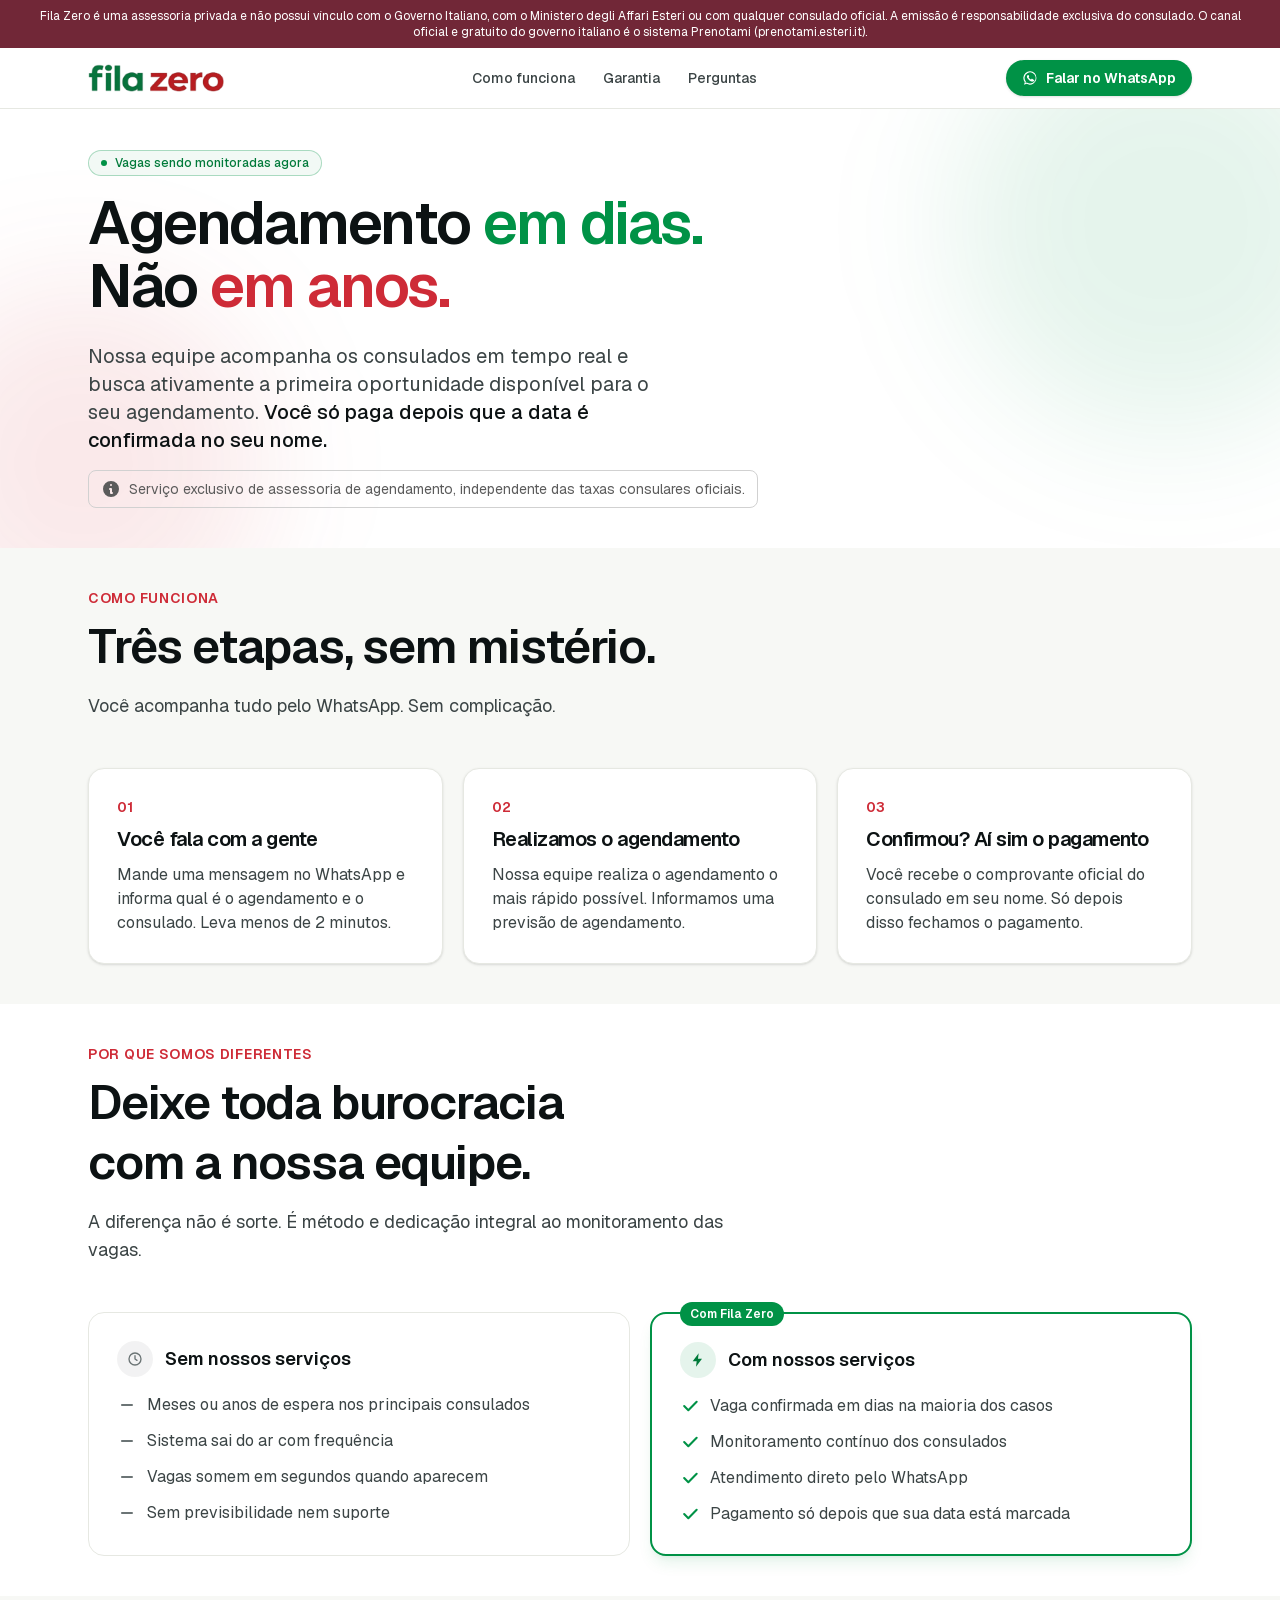
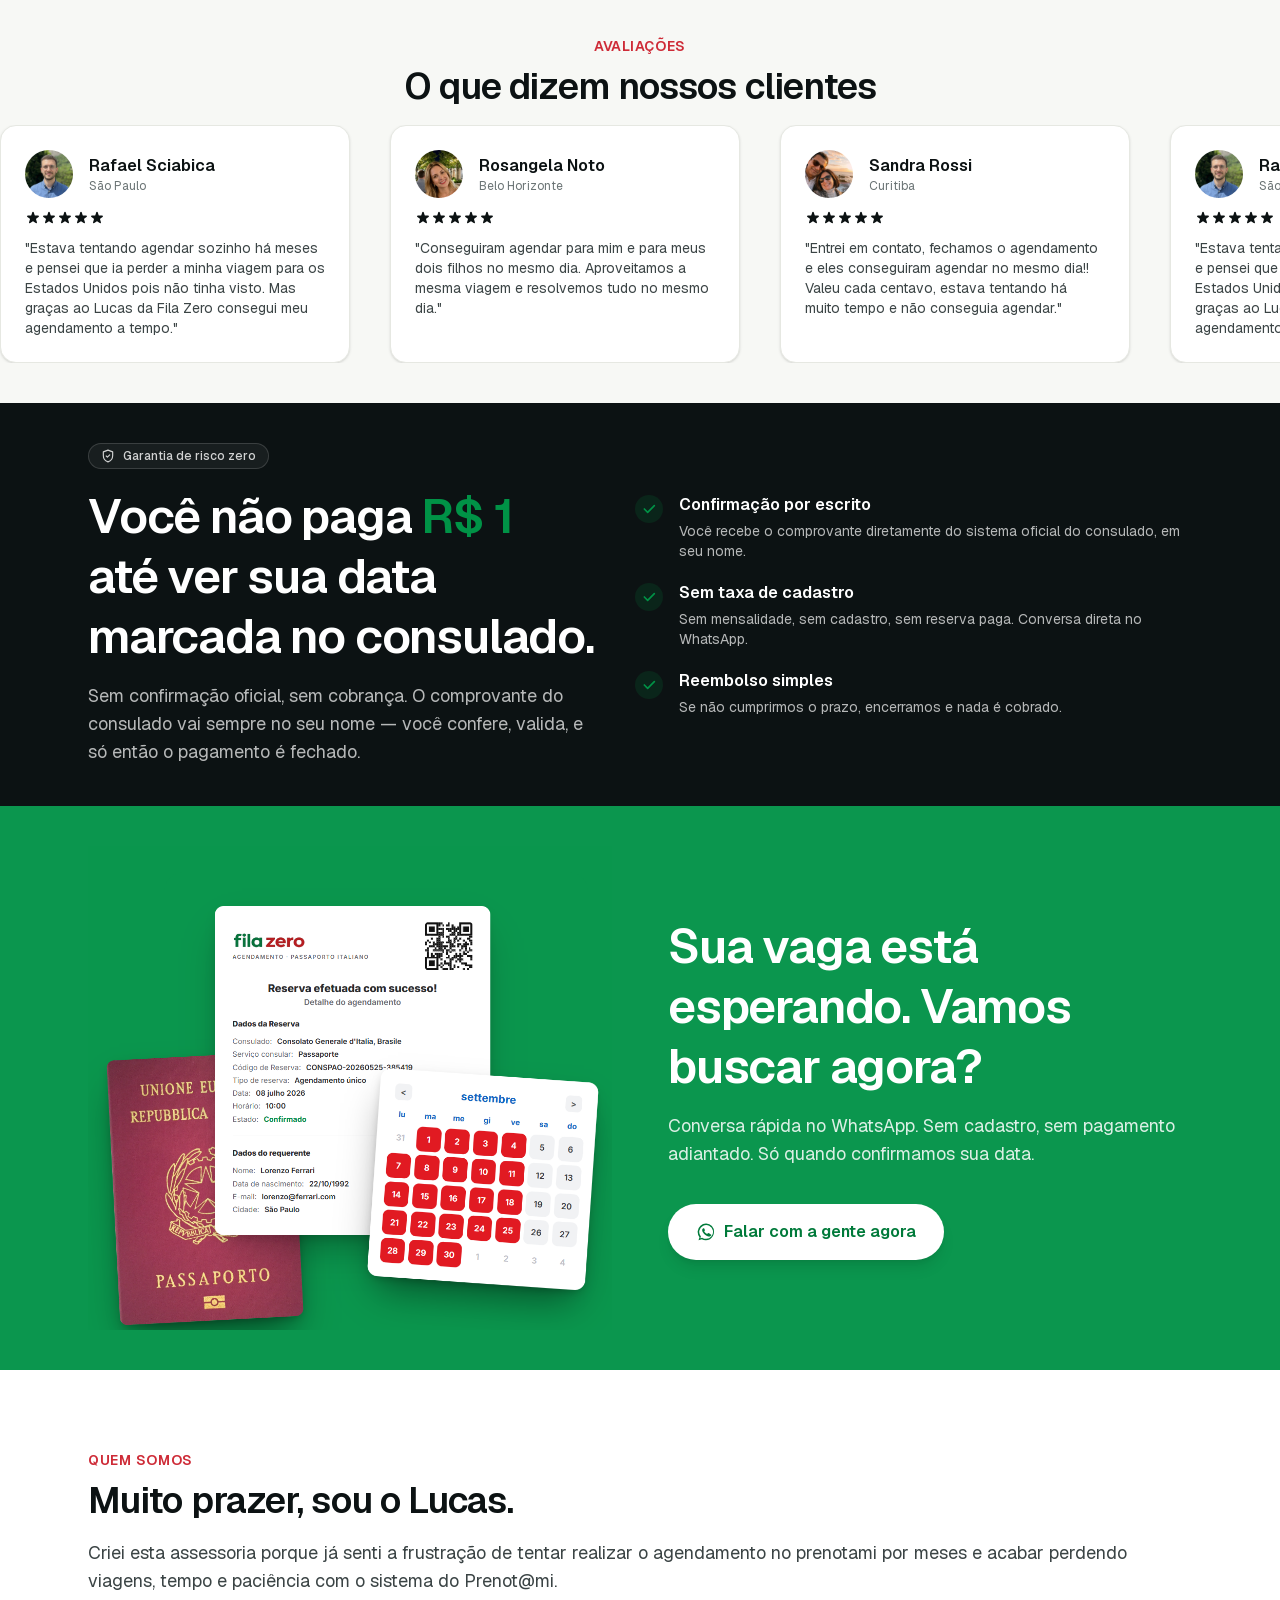
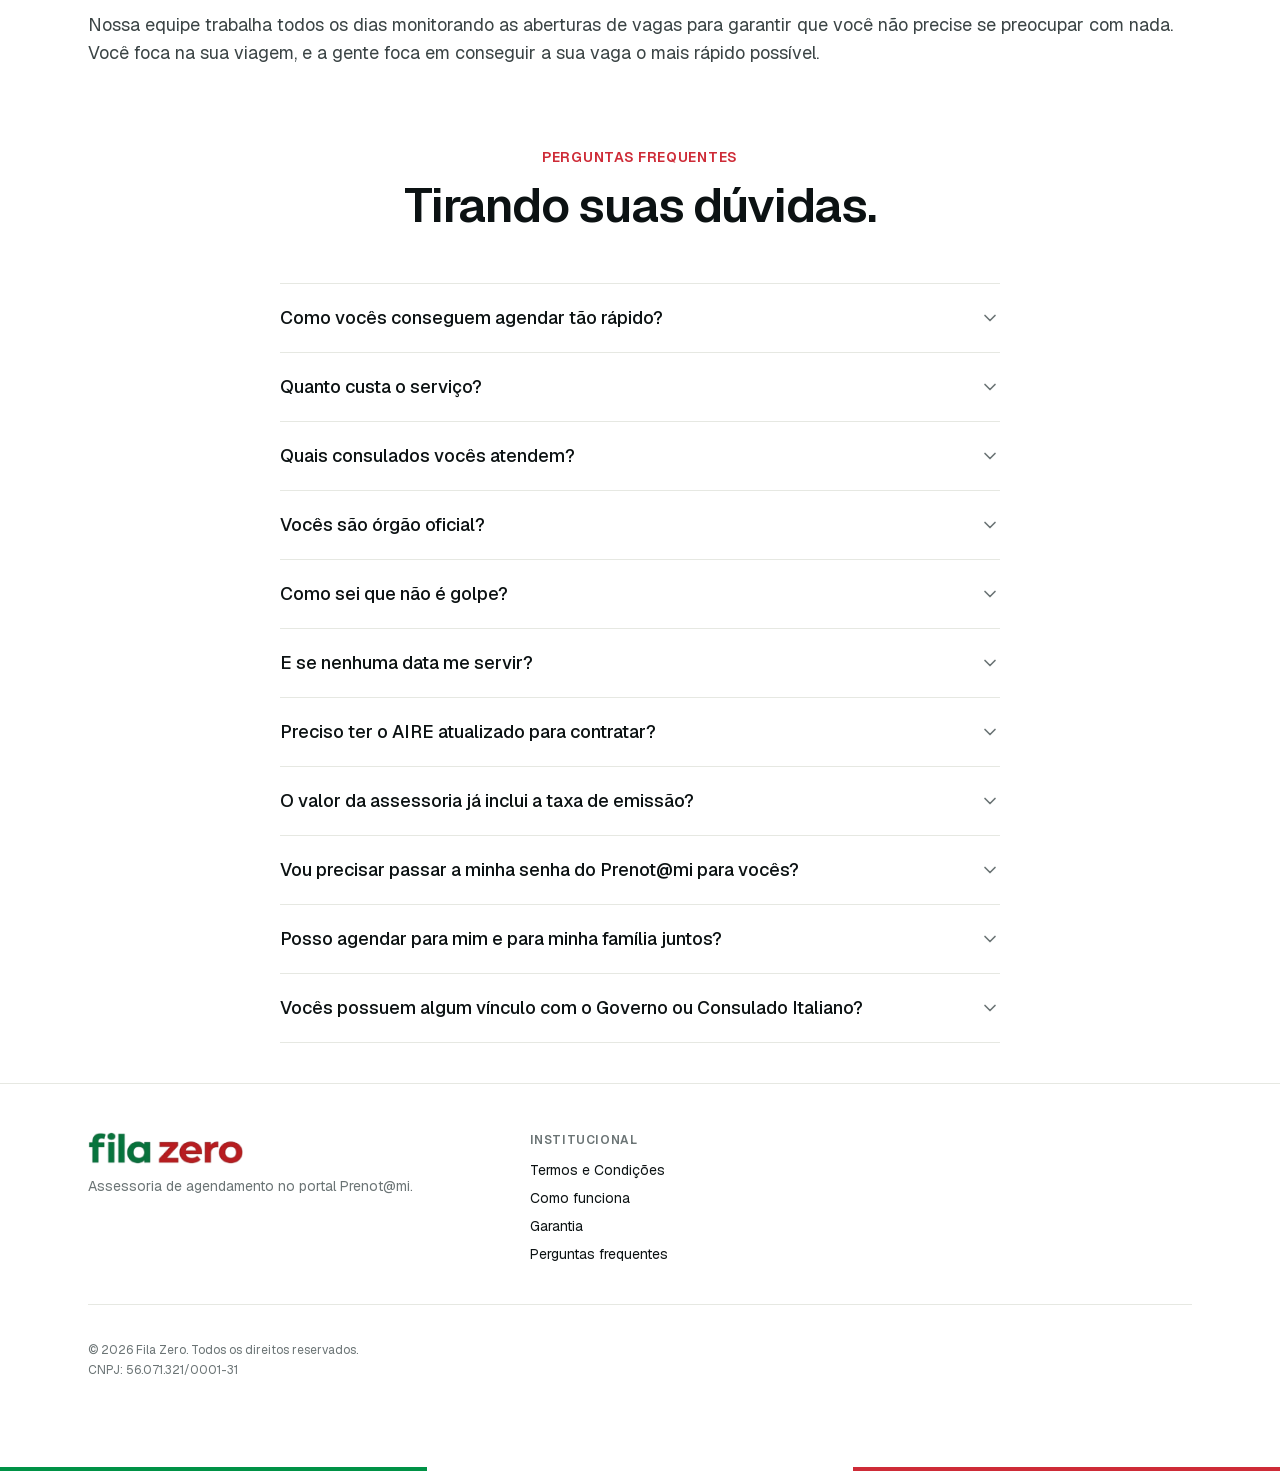
<file: index.html>
<!DOCTYPE html><html data-dpl-id="dpl_8vAocQpgLvkjMhRzxKDkdT3Xs3D9" lang="pt-BR" class="geist_db8459eb-module__PZ6jEG__variable h-full antialiased"><head><!-- Google Tag Manager -->
<script>(function(w,d,s,l,i){w[l]=w[l]||[];w[l].push({'gtm.start':
new Date().getTime(),event:'gtm.js'});var f=d.getElementsByTagName(s)[0],
j=d.createElement(s),dl=l!='dataLayer'?'&l='+l:'';j.async=true;j.src=
'https://www.googletagmanager.com/gtm.js?id='+i+dl;f.parentNode.insertBefore(j,f);
})(window,document,'script','dataLayer','GTM-5MRSP8LC');</script>
<!-- End Google Tag Manager --><meta charSet="utf-8"/><meta name="viewport" content="width=device-width, initial-scale=1"/><link rel="preload" href="./_next/static/media/caa3a2e1cccd8315-s.p.09~u27dqhyhd6.woff2?dpl=dpl_8vAocQpgLvkjMhRzxKDkdT3Xs3D9" as="font" crossorigin="" type="font/woff2"/><link rel="preload" as="image" imageSrcSet="./logo.png"/><link rel="stylesheet" href="./_next/static/chunks/082ft06nru_jw.css?dpl=dpl_8vAocQpgLvkjMhRzxKDkdT3Xs3D9" data-precedence="next"/><link rel="preload" as="script" fetchPriority="low" href="./_next/static/chunks/09hss-s-~066..js?dpl=dpl_8vAocQpgLvkjMhRzxKDkdT3Xs3D9"/><script src="./_next/static/chunks/0x1mobvioqs2v.js?dpl=dpl_8vAocQpgLvkjMhRzxKDkdT3Xs3D9" async=""></script><script src="./_next/static/chunks/12mz0_._155bq.js?dpl=dpl_8vAocQpgLvkjMhRzxKDkdT3Xs3D9" async=""></script><script src="./_next/static/chunks/0p9-9-pp4rsu3.js?dpl=dpl_8vAocQpgLvkjMhRzxKDkdT3Xs3D9" async=""></script><script src="./_next/static/chunks/turbopack-0dh~i7pyaa_v_.js?dpl=dpl_8vAocQpgLvkjMhRzxKDkdT3Xs3D9" async=""></script><script src="./_next/static/chunks/06k6o5~7u5tj3.js?dpl=dpl_8vAocQpgLvkjMhRzxKDkdT3Xs3D9" async=""></script><script src="./_next/static/chunks/14xdthwga5u9i.js?dpl=dpl_8vAocQpgLvkjMhRzxKDkdT3Xs3D9" async=""></script><script src="./_next/static/chunks/0ie_7c2w~5otv.js?dpl=dpl_8vAocQpgLvkjMhRzxKDkdT3Xs3D9" async=""></script><meta name="next-size-adjust" content=""/>

  <!-- ===================== SEO PRIMÁRIO ===================== -->
  <title>Fila Zero — Agendamento Prenotami</title>
  <meta name="description" content="Assessoria especializada em agendamento de passaporte italiano nos consulados do Brasil. Você só paga depois que sua data for confirmada. Atendemos SP, RJ, BH, Curitiba, Porto Alegre, Recife e Brasília."/>
  <meta name="keywords" content="agendamento passaporte italiano, passaporte italiano brasil, prenot@mi, assessoria passaporte italiano, consulado italiano, cidadania italiana passaporte, agendar passaporte italiano sp, agendar passaporte italiano rj, fila zero"/>
  <meta name="robots" content="index, follow"/>
  <meta name="author" content="Fila Zero"/>
  <link rel="canonical" href="https://www.filazeroitalia.com.br/"/>

  <!-- ===================== OPEN GRAPH (Facebook / WhatsApp) ===================== -->
  <meta property="og:type" content="website"/>
  <meta property="og:url" content="https://www.filazeroitalia.com.br/"/>
  <meta property="og:title" content="Fila Zero — Agendamento de Passaporte Italiano em Dias"/>
  <meta property="og:description" content="Assessoria especializada em agendamento de passaporte italiano nos consulados do Brasil. Pagamento somente após a confirmação da sua data."/>
  <meta property="og:image" content="https://www.filazeroitalia.com.br/og-image.png"/>
  <meta property="og:image:width" content="1200"/>
  <meta property="og:image:height" content="630"/>
  <meta property="og:locale" content="pt_BR"/>
  <meta property="og:site_name" content="Fila Zero"/>

  <!-- ===================== TWITTER CARD ===================== -->
  <meta name="twitter:card" content="summary_large_image"/>
  <meta name="twitter:title" content="Fila Zero — Agendamento de Passaporte Italiano em Dias"/>
  <meta name="twitter:description" content="Assessoria especializada em agendamento de passaporte italiano nos consulados do Brasil. Pagamento somente após a confirmação da sua data."/>
  <meta name="twitter:image" content="https://www.filazeroitalia.com.br/og-image.png"/>

  <!-- ===================== SCHEMA.ORG — NEGÓCIO LOCAL ===================== -->
  <script type="application/ld+json">
  {
    "@context": "https://schema.org",
    "@type": "LocalBusiness",
    "name": "Fila Zero",
    "description": "Assessoria especializada em agendamento de passaporte italiano nos consulados italianos do Brasil. Monitoramos as vagas em tempo real e garantimos o seu agendamento. Você só paga depois que a data é confirmada.",
    "url": "https://www.filazeroitalia.com.br",
    "telephone": "+55-11-95933-6300",
    "email": "contato@filazero.com.br",
    "address": {
      "@type": "PostalAddress",
      "addressCountry": "BR"
    },
    "areaServed": [
      "São Paulo", "Rio de Janeiro", "Belo Horizonte", "Curitiba",
      "Porto Alegre", "Recife", "Brasília", "Brasil"
    ],
    "serviceType": "Agendamento de Passaporte Italiano",
    "priceRange": "Consulte",
    "currenciesAccepted": "BRL",
    "paymentAccepted": "PIX, Cartão de Crédito, Transferência Bancária",
    "sameAs": []
  }
  </script>

  <!-- ===================== SCHEMA.ORG — FAQ (Rich Snippet no Google) ===================== -->
  <script type="application/ld+json">
  {
    "@context": "https://schema.org",
    "@type": "FAQPage",
    "mainEntity": [
      {
        "@type": "Question",
        "name": "Como vocês conseguem agendar tão rápido?",
        "acceptedAnswer": {
          "@type": "Answer",
          "text": "Nossa equipe monitora os sistemas dos consulados em tempo integral. Quando uma vaga é liberada, atuamos imediatamente. Todo o processo passa pelos canais oficiais — sua confirmação vem direto do consulado."
        }
      },
      {
        "@type": "Question",
        "name": "Quanto custa o serviço?",
        "acceptedAnswer": {
          "@type": "Answer",
          "text": "O valor varia conforme consulado e tipo de serviço. Passamos um orçamento detalhado no WhatsApp, sem compromisso. O pagamento só é solicitado depois que sua data está confirmada."
        }
      },
      {
        "@type": "Question",
        "name": "Quais consulados vocês atendem?",
        "acceptedAnswer": {
          "@type": "Answer",
          "text": "Todos os consulados italianos no Brasil: São Paulo, Rio de Janeiro, Belo Horizonte, Curitiba, Porto Alegre, Recife e Brasília."
        }
      },
      {
        "@type": "Question",
        "name": "Vocês são órgão oficial?",
        "acceptedAnswer": {
          "@type": "Answer",
          "text": "Não. Somos uma assessoria privada. A emissão é feita exclusivamente pelo consulado. Nosso serviço é o agendamento da sua vaga — o atendimento presencial é direto com o órgão oficial."
        }
      },
      {
        "@type": "Question",
        "name": "Como sei que não é golpe?",
        "acceptedAnswer": {
          "@type": "Answer",
          "text": "Você não paga absolutamente nada antes da confirmação. Quando localizamos sua vaga, enviamos o comprovante oficial em seu nome, gerado pelo próprio sistema do consulado. Só depois disso o pagamento é fechado."
        }
      },
      {
        "@type": "Question",
        "name": "Preciso ter o AIRE atualizado para contratar?",
        "acceptedAnswer": {
          "@type": "Answer",
          "text": "Sim. Para que possamos realizar o seu agendamento, você já deve ser um cidadão italiano reconhecido e o seu cadastro no AIRE (Registro de Italianos Residentes no Exterior) precisa estar obrigatoriamente atualizado no consulado da sua região."
        }
      },
      {
        "@type": "Question",
        "name": "O valor da assessoria já inclui as taxas de emissão?",
        "acceptedAnswer": {
          "@type": "Answer",
          "text": "Não. O nosso valor refere-se exclusivamente ao serviço de monitoramento e garantia do seu agendamento. A taxa de emissão oficial (cerca de 116 Euros) é uma taxa governamental paga diretamente ao Consulado no dia do atendimento."
        }
      },
      {
        "@type": "Question",
        "name": "Vou precisar passar a minha senha do Prenot@mi para vocês?",
        "acceptedAnswer": {
          "@type": "Answer",
          "text": "Não. Nós não solicitamos a sua senha do portal. Tudo o que pedimos são os dados dos seus documentos necessários para realizar o preenchimento do formulário de agendamento no sistema oficial de forma correta e ágil."
        }
      },
      {
        "@type": "Question",
        "name": "Posso agendar para mim e para minha família juntos?",
        "acceptedAnswer": {
          "@type": "Answer",
          "text": "A regra varia de acordo com o consulado. Filhos menores de idade geralmente podem ser incluídos no agendamento do titular. Já para cônjuges ou filhos maiores de idade, o consulado exige agendamentos individuais, mas nossa equipe tenta ao máximo conseguir horários no mesmo dia para todos."
        }
      },
      {
        "@type": "Question",
        "name": "Vocês possuem algum vínculo com o Governo ou Consulado Italiano?",
        "acceptedAnswer": {
          "@type": "Answer",
          "text": "Fila Zero é uma assessoria privada e não possui vínculo com o Governo Italiano, com o Ministero degli Affari Esteri ou com qualquer consulado oficial. A emissão é responsabilidade exclusiva do consulado. O canal oficial e gratuito do governo italiano é o sistema Prenotami (prenotami.esteri.it)."
        }
      }
    ]
  }
  </script>

  <link rel="icon" href="./favicon.ico" sizes="256x256" type="image/x-icon"/><script src="./_next/static/chunks/03~yq9q893hmn.js?dpl=dpl_8vAocQpgLvkjMhRzxKDkdT3Xs3D9" noModule=""></script></head><body class="min-h-full flex flex-col bg-paper text-ink"><!-- Google Tag Manager (noscript) -->
<noscript><iframe src="https://www.googletagmanager.com/ns.html?id=GTM-5MRSP8LC"
height="0" width="0" style="display:none;visibility:hidden"></iframe></noscript>
<!-- End Google Tag Manager (noscript) -->
<div class="bg-italia-verde text-white text-xs py-2 px-6 text-center z-50 relative" style="color: #ffffff;background-color: #712737">Fila Zero é uma assessoria privada e não possui vínculo com o Governo Italiano, com o Ministero degli Affari Esteri ou com qualquer consulado oficial. A emissão é responsabilidade exclusiva do consulado. O canal oficial e gratuito do governo italiano é o sistema Prenotami (prenotami.esteri.it).</div>
<div hidden=""><!--$--><!--/$--></div><header class="sticky top-0 z-30 border-b border-paper-line bg-paper/90 backdrop-blur"><div class="mx-auto flex max-w-6xl items-center justify-between px-4 py-3 sm:px-6"><a class="flex items-center" aria-label="Fila Zero" href="/"><img alt="Fila Zero" width="364" height="75" decoding="async" data-nimg="1" class="h-7 w-auto" style="color:transparent" srcSet="./logo.png" src="./logo.png"/></a><nav class="hidden items-center gap-7 text-sm font-medium text-ink-soft md:flex"><a href="#como-funciona" class="hover:text-ink">Como funciona</a><a href="#garantia" class="hover:text-ink">Garantia</a><a href="#faq" class="hover:text-ink">Perguntas</a></nav><a id="btn-top" href="https://wa.me/5511959336300?text=Ol%C3%A1!%20Vi%20o%20site%20de%20voc%C3%AAs%20e%20quero%20saber%20como%20funciona." target="_blank" rel="noopener noreferrer" class="inline-flex items-center gap-2 rounded-full bg-italia-verde px-4 py-2 text-sm font-semibold text-white shadow-sm transition hover:bg-italia-verde-dark"><svg viewBox="0 0 24 24" class="h-4 w-4" fill="currentColor" aria-hidden="true"><path d="M19.1 4.9A10 10 0 0 0 4.2 18.2L3 22l3.9-1.2a10 10 0 0 0 14.7-8.8 10 10 0 0 0-2.5-7.1Zm-7.1 15.3a8.3 8.3 0 0 1-4.2-1.1l-.3-.2-2.3.7.7-2.2-.2-.3a8.3 8.3 0 1 1 6.3 3.1Zm4.5-6.2c-.2-.1-1.4-.7-1.6-.8-.2-.1-.4-.1-.5.1-.2.2-.6.8-.7.9-.1.1-.3.1-.5 0-.7-.3-1.4-.7-2-1.3-.5-.4-.8-1-1.2-1.6-.1-.2 0-.4.1-.5l.4-.4.2-.4c.1-.1 0-.3 0-.4l-.7-1.6c-.2-.4-.4-.4-.5-.4h-.5c-.2 0-.4 0-.7.3-.2.3-.9.9-.9 2.1 0 1.3 1 2.5 1.1 2.7.1.2 1.9 2.9 4.7 4 .7.3 1.2.5 1.6.6.7.2 1.3.2 1.8.1.5-.1 1.4-.6 1.6-1.1.2-.6.2-1 .1-1.1-.1-.1-.3-.2-.5-.3Z"></path></svg><span class="hidden sm:inline">Falar no WhatsApp</span><span class="sm:hidden">WhatsApp</span></a></div></header><main class="flex-1"><section class="relative overflow-hidden"><div class="pointer-events-none absolute -top-24 -right-24 h-[420px] w-[420px] rounded-full bg-italia-verde/10 blur-3xl" aria-hidden="true"></div><div class="pointer-events-none absolute -bottom-24 -left-24 h-[360px] w-[360px] rounded-full bg-italia-vermelho/10 blur-3xl" aria-hidden="true"></div><div class="relative mx-auto max-w-6xl px-4 pt-16 pb-20 sm:px-6 sm:pt-24 sm:pb-28"><div class="max-w-3xl"><div><span class="inline-flex items-center gap-2 rounded-full border border-italia-verde/30 bg-italia-verde/5 px-3 py-1 text-xs font-medium text-italia-verde-dark"><span class="pulse-soft h-1.5 w-1.5 rounded-full bg-italia-verde"></span>Vagas sendo monitoradas agora</span><h1 class="mt-5 text-balance text-4xl font-semibold leading-[1.05] tracking-tight sm:text-5xl lg:text-6xl">Agendamento<!-- --> <span class="text-italia-verde">em dias.</span><br/>Não <span class="text-italia-vermelho">em anos.</span></h1><p class="mt-6 max-w-xl text-lg text-ink-soft sm:text-xl">Nossa equipe acompanha os consulados em tempo real e busca ativamente a primeira oportunidade disponível para o seu agendamento.<!-- --> <span class="font-medium text-ink">Você só paga depois que a data é confirmada no seu nome.</span></p><div class="mt-4 inline-flex items-start gap-2 rounded-lg border px-3 py-2 text-sm" style="color: #5b5b5b;border-color: #d1d1d1"><svg class="w-5 h-5 shrink-0" fill="currentColor" viewBox="0 0 20 20"><path fill-rule="evenodd" d="M18 10a8 8 0 11-16 0 8 8 0 0116 0zm-7-4a1 1 0 11-2 0 1 1 0 012 0zM9 9a1 1 0 000 2v3a1 1 0 001 1h1a1 1 0 100-2v-3a1 1 0 00-1-1H9z" clip-rule="evenodd"></path></svg><span>Serviço exclusivo de assessoria de agendamento, independente das taxas consulares oficiais.</span></div></div></div></div></section><section id="como-funciona" class="bg-paper-tint"><div class="mx-auto max-w-6xl px-4 py-20 sm:px-6 sm:py-24"><div class="max-w-2xl"><div class="text-sm font-semibold uppercase tracking-wider text-italia-vermelho">Como funciona</div><h2 class="mt-2 text-balance text-3xl font-semibold leading-tight tracking-tight sm:text-4xl lg:text-5xl">Três etapas, sem mistério.</h2><p class="mt-4 text-ink-soft sm:text-lg ">Você acompanha tudo pelo WhatsApp. Sem complicação.</p></div><ol class="mt-12 grid gap-5 md:grid-cols-3"><li class="relative rounded-2xl border border-paper-line bg-white p-7 shadow-sm"><div class="text-sm font-semibold text-italia-vermelho">01</div><h3 class="mt-2 text-xl font-semibold tracking-tight">Você fala com a gente</h3><p class="mt-2.5 text-ink-soft">Mande uma mensagem no WhatsApp e informa qual é o agendamento e o consulado. Leva menos de 2 minutos.</p></li><li class="relative rounded-2xl border border-paper-line bg-white p-7 shadow-sm"><div class="text-sm font-semibold text-italia-vermelho">02</div><h3 class="mt-2 text-xl font-semibold tracking-tight">Realizamos o agendamento</h3><p class="mt-2.5 text-ink-soft">Nossa equipe realiza o agendamento o mais rápido possível. Informamos uma previsão de agendamento.</p></li><li class="relative rounded-2xl border border-paper-line bg-white p-7 shadow-sm"><div class="text-sm font-semibold text-italia-vermelho">03</div><h3 class="mt-2 text-xl font-semibold tracking-tight">Confirmou? Aí sim o pagamento</h3><p class="mt-2.5 text-ink-soft">Você recebe o comprovante oficial do consulado em seu nome. Só depois disso fechamos o pagamento.</p></li></ol></div></section><section class="relative"><div class="mx-auto max-w-6xl px-4 py-20 sm:px-6 sm:py-24"><div class="max-w-2xl"><div class="text-sm font-semibold uppercase tracking-wider text-italia-vermelho">Por que somos diferentes</div><h2 class="mt-2 text-balance text-3xl font-semibold leading-tight tracking-tight sm:text-4xl lg:text-5xl">Deixe toda burocracia com a nossa equipe.</h2><p class="mt-4 text-ink-soft sm:text-lg ">A diferença não é sorte. É método e dedicação integral ao monitoramento das vagas.</p></div><div class="mt-12 grid gap-5 md:grid-cols-2"><div class="rounded-2xl border border-paper-line bg-white p-7"><div class="flex items-center gap-3"><span class="inline-flex h-9 w-9 items-center justify-center rounded-full bg-ink/5 text-ink-muted"><svg viewBox="0 0 24 24" class="h-4 w-4" fill="none" stroke="currentColor" stroke-width="2" stroke-linecap="round" stroke-linejoin="round" aria-hidden="true"><circle cx="12" cy="12" r="9"></circle><path d="M12 7v5l3 2"></path></svg></span><h3 class="text-lg font-semibold">Sem nossos serviços</h3></div><ul class="mt-5 space-y-3 text-ink-soft"><li class="flex items-start gap-2.5"><svg viewBox="0 0 24 24" class="mt-0.5 h-5 w-5 shrink-0 text-ink-muted" fill="none" stroke="currentColor" stroke-width="2.5" stroke-linecap="round" aria-hidden="true"><path d="M6 12h12"></path></svg><span>Meses ou anos de espera nos principais consulados</span></li><li class="flex items-start gap-2.5"><svg viewBox="0 0 24 24" class="mt-0.5 h-5 w-5 shrink-0 text-ink-muted" fill="none" stroke="currentColor" stroke-width="2.5" stroke-linecap="round" aria-hidden="true"><path d="M6 12h12"></path></svg><span>Sistema sai do ar com frequência</span></li><li class="flex items-start gap-2.5"><svg viewBox="0 0 24 24" class="mt-0.5 h-5 w-5 shrink-0 text-ink-muted" fill="none" stroke="currentColor" stroke-width="2.5" stroke-linecap="round" aria-hidden="true"><path d="M6 12h12"></path></svg><span>Vagas somem em segundos quando aparecem</span></li><li class="flex items-start gap-2.5"><svg viewBox="0 0 24 24" class="mt-0.5 h-5 w-5 shrink-0 text-ink-muted" fill="none" stroke="currentColor" stroke-width="2.5" stroke-linecap="round" aria-hidden="true"><path d="M6 12h12"></path></svg><span>Sem previsibilidade nem suporte</span></li></ul></div><div class="relative rounded-2xl border-2 border-italia-verde bg-white p-7 shadow-lg shadow-italia-verde/10"><span class="absolute -top-3 left-7 inline-flex items-center gap-1.5 rounded-full bg-italia-verde px-2.5 py-1 text-xs font-semibold text-white">Com <!-- -->Fila Zero</span><div class="flex items-center gap-3"><span class="inline-flex h-9 w-9 items-center justify-center rounded-full bg-italia-verde/10 text-italia-verde-dark"><svg viewBox="0 0 24 24" class="h-4 w-4" fill="currentColor" aria-hidden="true"><path d="M13 2 4 14h6l-1 8 9-12h-6l1-8Z"></path></svg></span><h3 class="text-lg font-semibold">Com nossos serviços</h3></div><ul class="mt-5 space-y-3 text-ink-soft"><li class="flex items-start gap-2.5"><svg viewBox="0 0 24 24" class="mt-0.5 h-5 w-5 shrink-0 text-italia-verde" fill="none" stroke="currentColor" stroke-width="2.5" stroke-linecap="round" stroke-linejoin="round" aria-hidden="true"><path d="M5 12l5 5L20 7"></path></svg><span>Vaga confirmada em dias na maioria dos casos</span></li><li class="flex items-start gap-2.5"><svg viewBox="0 0 24 24" class="mt-0.5 h-5 w-5 shrink-0 text-italia-verde" fill="none" stroke="currentColor" stroke-width="2.5" stroke-linecap="round" stroke-linejoin="round" aria-hidden="true"><path d="M5 12l5 5L20 7"></path></svg><span>Monitoramento contínuo dos consulados</span></li><li class="flex items-start gap-2.5"><svg viewBox="0 0 24 24" class="mt-0.5 h-5 w-5 shrink-0 text-italia-verde" fill="none" stroke="currentColor" stroke-width="2.5" stroke-linecap="round" stroke-linejoin="round" aria-hidden="true"><path d="M5 12l5 5L20 7"></path></svg><span>Atendimento direto pelo WhatsApp</span></li><li class="flex items-start gap-2.5"><svg viewBox="0 0 24 24" class="mt-0.5 h-5 w-5 shrink-0 text-italia-verde" fill="none" stroke="currentColor" stroke-width="2.5" stroke-linecap="round" stroke-linejoin="round" aria-hidden="true"><path d="M5 12l5 5L20 7"></path></svg><span>Pagamento só depois que sua data está marcada</span></li></ul></div></div></div></section><section id="depoimentos" class="overflow-hidden bg-paper-tint py-20 sm:py-24"><div class="mx-auto max-w-6xl px-4 sm:px-6 mb-12 text-center"><div class="text-sm font-semibold uppercase tracking-wider text-italia-vermelho">Avaliações</div><h2 class="mt-2 text-balance text-3xl font-semibold leading-tight tracking-tight sm:text-4xl pb-4">O que dizem nossos clientes</h2></div><style>@keyframes marquee { 0% { transform: translateX(0%); } 100% { transform: translateX(-100%); } } .animate-marquee { animation: marquee 30s linear infinite; } .group:hover .animate-marquee { animation-play-state: paused; }</style><div class="relative flex overflow-hidden group"><div class="flex animate-marquee min-w-max" style="gap: 2.5rem; padding-right: 2.5rem;"><div class="rounded-2xl border border-paper-line bg-white p-6 shadow-sm" style="width: 350px; flex-shrink: 0;"><div class="flex items-center gap-4"><img src="./Rafael-Sciabica.png" alt="Rafael Sciabica" class="h-12 w-12 rounded-full object-cover" style="width: 48px; height: 48px; border-radius: 50%; object-fit: cover;"><div><div class="font-semibold">Rafael Sciabica</div><div class="text-xs text-ink-muted">São Paulo</div></div></div><div class="mt-3 flex text-yellow-400"><svg class="h-4 w-4" style="width: 16px; height: 16px;" fill="currentColor" viewBox="0 0 20 20"><path d="M9.049 2.927c.3-.921 1.603-.921 1.902 0l1.07 3.292a1 1 0 00.95.69h3.462c.969 0 1.371 1.24.588 1.81l-2.8 2.034a1 1 0 00-.364 1.118l1.07 3.292c.3.921-.755 1.688-1.54 1.118l-2.8-2.034a1 1 0 00-1.175 0l-2.8 2.034c-.784.57-1.838-.197-1.539-1.118l1.07-3.292a1 1 0 00-.364-1.118L2.98 8.72c-.783-.57-.38-1.81.588-1.81h3.461a1 1 0 00.951-.69l1.07-3.292z"></path></svg><svg class="h-4 w-4" style="width: 16px; height: 16px;" fill="currentColor" viewBox="0 0 20 20"><path d="M9.049 2.927c.3-.921 1.603-.921 1.902 0l1.07 3.292a1 1 0 00.95.69h3.462c.969 0 1.371 1.24.588 1.81l-2.8 2.034a1 1 0 00-.364 1.118l1.07 3.292c.3.921-.755 1.688-1.54 1.118l-2.8-2.034a1 1 0 00-1.175 0l-2.8 2.034c-.784.57-1.838-.197-1.539-1.118l1.07-3.292a1 1 0 00-.364-1.118L2.98 8.72c-.783-.57-.38-1.81.588-1.81h3.461a1 1 0 00.951-.69l1.07-3.292z"></path></svg><svg class="h-4 w-4" style="width: 16px; height: 16px;" fill="currentColor" viewBox="0 0 20 20"><path d="M9.049 2.927c.3-.921 1.603-.921 1.902 0l1.07 3.292a1 1 0 00.95.69h3.462c.969 0 1.371 1.24.588 1.81l-2.8 2.034a1 1 0 00-.364 1.118l1.07 3.292c.3.921-.755 1.688-1.54 1.118l-2.8-2.034a1 1 0 00-1.175 0l-2.8 2.034c-.784.57-1.838-.197-1.539-1.118l1.07-3.292a1 1 0 00-.364-1.118L2.98 8.72c-.783-.57-.38-1.81.588-1.81h3.461a1 1 0 00.951-.69l1.07-3.292z"></path></svg><svg class="h-4 w-4" style="width: 16px; height: 16px;" fill="currentColor" viewBox="0 0 20 20"><path d="M9.049 2.927c.3-.921 1.603-.921 1.902 0l1.07 3.292a1 1 0 00.95.69h3.462c.969 0 1.371 1.24.588 1.81l-2.8 2.034a1 1 0 00-.364 1.118l1.07 3.292c.3.921-.755 1.688-1.54 1.118l-2.8-2.034a1 1 0 00-1.175 0l-2.8 2.034c-.784.57-1.838-.197-1.539-1.118l1.07-3.292a1 1 0 00-.364-1.118L2.98 8.72c-.783-.57-.38-1.81.588-1.81h3.461a1 1 0 00.951-.69l1.07-3.292z"></path></svg><svg class="h-4 w-4" style="width: 16px; height: 16px;" fill="currentColor" viewBox="0 0 20 20"><path d="M9.049 2.927c.3-.921 1.603-.921 1.902 0l1.07 3.292a1 1 0 00.95.69h3.462c.969 0 1.371 1.24.588 1.81l-2.8 2.034a1 1 0 00-.364 1.118l1.07 3.292c.3.921-.755 1.688-1.54 1.118l-2.8-2.034a1 1 0 00-1.175 0l-2.8 2.034c-.784.57-1.838-.197-1.539-1.118l1.07-3.292a1 1 0 00-.364-1.118L2.98 8.72c-.783-.57-.38-1.81.588-1.81h3.461a1 1 0 00.951-.69l1.07-3.292z"></path></svg></div><p class="mt-3 text-sm text-ink-soft">"Estava tentando agendar sozinho há meses e pensei que ia perder a minha viagem para os Estados Unidos pois não tinha visto. Mas graças ao Lucas da Fila Zero consegui meu agendamento a tempo."</p></div><div class="rounded-2xl border border-paper-line bg-white p-6 shadow-sm" style="width: 350px; flex-shrink: 0;"><div class="flex items-center gap-4"><img src="./Rosangela-Noto.png" alt="Rosangela Noto" class="h-12 w-12 rounded-full object-cover" style="width: 48px; height: 48px; border-radius: 50%; object-fit: cover;"><div><div class="font-semibold">Rosangela Noto</div><div class="text-xs text-ink-muted">Belo Horizonte</div></div></div><div class="mt-3 flex text-yellow-400"><svg class="h-4 w-4" style="width: 16px; height: 16px;" fill="currentColor" viewBox="0 0 20 20"><path d="M9.049 2.927c.3-.921 1.603-.921 1.902 0l1.07 3.292a1 1 0 00.95.69h3.462c.969 0 1.371 1.24.588 1.81l-2.8 2.034a1 1 0 00-.364 1.118l1.07 3.292c.3.921-.755 1.688-1.54 1.118l-2.8-2.034a1 1 0 00-1.175 0l-2.8 2.034c-.784.57-1.838-.197-1.539-1.118l1.07-3.292a1 1 0 00-.364-1.118L2.98 8.72c-.783-.57-.38-1.81.588-1.81h3.461a1 1 0 00.951-.69l1.07-3.292z"></path></svg><svg class="h-4 w-4" style="width: 16px; height: 16px;" fill="currentColor" viewBox="0 0 20 20"><path d="M9.049 2.927c.3-.921 1.603-.921 1.902 0l1.07 3.292a1 1 0 00.95.69h3.462c.969 0 1.371 1.24.588 1.81l-2.8 2.034a1 1 0 00-.364 1.118l1.07 3.292c.3.921-.755 1.688-1.54 1.118l-2.8-2.034a1 1 0 00-1.175 0l-2.8 2.034c-.784.57-1.838-.197-1.539-1.118l1.07-3.292a1 1 0 00-.364-1.118L2.98 8.72c-.783-.57-.38-1.81.588-1.81h3.461a1 1 0 00.951-.69l1.07-3.292z"></path></svg><svg class="h-4 w-4" style="width: 16px; height: 16px;" fill="currentColor" viewBox="0 0 20 20"><path d="M9.049 2.927c.3-.921 1.603-.921 1.902 0l1.07 3.292a1 1 0 00.95.69h3.462c.969 0 1.371 1.24.588 1.81l-2.8 2.034a1 1 0 00-.364 1.118l1.07 3.292c.3.921-.755 1.688-1.54 1.118l-2.8-2.034a1 1 0 00-1.175 0l-2.8 2.034c-.784.57-1.838-.197-1.539-1.118l1.07-3.292a1 1 0 00-.364-1.118L2.98 8.72c-.783-.57-.38-1.81.588-1.81h3.461a1 1 0 00.951-.69l1.07-3.292z"></path></svg><svg class="h-4 w-4" style="width: 16px; height: 16px;" fill="currentColor" viewBox="0 0 20 20"><path d="M9.049 2.927c.3-.921 1.603-.921 1.902 0l1.07 3.292a1 1 0 00.95.69h3.462c.969 0 1.371 1.24.588 1.81l-2.8 2.034a1 1 0 00-.364 1.118l1.07 3.292c.3.921-.755 1.688-1.54 1.118l-2.8-2.034a1 1 0 00-1.175 0l-2.8 2.034c-.784.57-1.838-.197-1.539-1.118l1.07-3.292a1 1 0 00-.364-1.118L2.98 8.72c-.783-.57-.38-1.81.588-1.81h3.461a1 1 0 00.951-.69l1.07-3.292z"></path></svg><svg class="h-4 w-4" style="width: 16px; height: 16px;" fill="currentColor" viewBox="0 0 20 20"><path d="M9.049 2.927c.3-.921 1.603-.921 1.902 0l1.07 3.292a1 1 0 00.95.69h3.462c.969 0 1.371 1.24.588 1.81l-2.8 2.034a1 1 0 00-.364 1.118l1.07 3.292c.3.921-.755 1.688-1.54 1.118l-2.8-2.034a1 1 0 00-1.175 0l-2.8 2.034c-.784.57-1.838-.197-1.539-1.118l1.07-3.292a1 1 0 00-.364-1.118L2.98 8.72c-.783-.57-.38-1.81.588-1.81h3.461a1 1 0 00.951-.69l1.07-3.292z"></path></svg></div><p class="mt-3 text-sm text-ink-soft">"Conseguiram agendar para mim e para meus dois filhos no mesmo dia. Aproveitamos a mesma viagem e resolvemos tudo no mesmo dia."</p></div><div class="rounded-2xl border border-paper-line bg-white p-6 shadow-sm" style="width: 350px; flex-shrink: 0;"><div class="flex items-center gap-4"><img src="./Sandra-Rossi.png" alt="Sandra Rossi" class="h-12 w-12 rounded-full object-cover" style="width: 48px; height: 48px; border-radius: 50%; object-fit: cover;"><div><div class="font-semibold">Sandra Rossi</div><div class="text-xs text-ink-muted">Curitiba</div></div></div><div class="mt-3 flex text-yellow-400"><svg class="h-4 w-4" style="width: 16px; height: 16px;" fill="currentColor" viewBox="0 0 20 20"><path d="M9.049 2.927c.3-.921 1.603-.921 1.902 0l1.07 3.292a1 1 0 00.95.69h3.462c.969 0 1.371 1.24.588 1.81l-2.8 2.034a1 1 0 00-.364 1.118l1.07 3.292c.3.921-.755 1.688-1.54 1.118l-2.8-2.034a1 1 0 00-1.175 0l-2.8 2.034c-.784.57-1.838-.197-1.539-1.118l1.07-3.292a1 1 0 00-.364-1.118L2.98 8.72c-.783-.57-.38-1.81.588-1.81h3.461a1 1 0 00.951-.69l1.07-3.292z"></path></svg><svg class="h-4 w-4" style="width: 16px; height: 16px;" fill="currentColor" viewBox="0 0 20 20"><path d="M9.049 2.927c.3-.921 1.603-.921 1.902 0l1.07 3.292a1 1 0 00.95.69h3.462c.969 0 1.371 1.24.588 1.81l-2.8 2.034a1 1 0 00-.364 1.118l1.07 3.292c.3.921-.755 1.688-1.54 1.118l-2.8-2.034a1 1 0 00-1.175 0l-2.8 2.034c-.784.57-1.838-.197-1.539-1.118l1.07-3.292a1 1 0 00-.364-1.118L2.98 8.72c-.783-.57-.38-1.81.588-1.81h3.461a1 1 0 00.951-.69l1.07-3.292z"></path></svg><svg class="h-4 w-4" style="width: 16px; height: 16px;" fill="currentColor" viewBox="0 0 20 20"><path d="M9.049 2.927c.3-.921 1.603-.921 1.902 0l1.07 3.292a1 1 0 00.95.69h3.462c.969 0 1.371 1.24.588 1.81l-2.8 2.034a1 1 0 00-.364 1.118l1.07 3.292c.3.921-.755 1.688-1.54 1.118l-2.8-2.034a1 1 0 00-1.175 0l-2.8 2.034c-.784.57-1.838-.197-1.539-1.118l1.07-3.292a1 1 0 00-.364-1.118L2.98 8.72c-.783-.57-.38-1.81.588-1.81h3.461a1 1 0 00.951-.69l1.07-3.292z"></path></svg><svg class="h-4 w-4" style="width: 16px; height: 16px;" fill="currentColor" viewBox="0 0 20 20"><path d="M9.049 2.927c.3-.921 1.603-.921 1.902 0l1.07 3.292a1 1 0 00.95.69h3.462c.969 0 1.371 1.24.588 1.81l-2.8 2.034a1 1 0 00-.364 1.118l1.07 3.292c.3.921-.755 1.688-1.54 1.118l-2.8-2.034a1 1 0 00-1.175 0l-2.8 2.034c-.784.57-1.838-.197-1.539-1.118l1.07-3.292a1 1 0 00-.364-1.118L2.98 8.72c-.783-.57-.38-1.81.588-1.81h3.461a1 1 0 00.951-.69l1.07-3.292z"></path></svg><svg class="h-4 w-4" style="width: 16px; height: 16px;" fill="currentColor" viewBox="0 0 20 20"><path d="M9.049 2.927c.3-.921 1.603-.921 1.902 0l1.07 3.292a1 1 0 00.95.69h3.462c.969 0 1.371 1.24.588 1.81l-2.8 2.034a1 1 0 00-.364 1.118l1.07 3.292c.3.921-.755 1.688-1.54 1.118l-2.8-2.034a1 1 0 00-1.175 0l-2.8 2.034c-.784.57-1.838-.197-1.539-1.118l1.07-3.292a1 1 0 00-.364-1.118L2.98 8.72c-.783-.57-.38-1.81.588-1.81h3.461a1 1 0 00.951-.69l1.07-3.292z"></path></svg></div><p class="mt-3 text-sm text-ink-soft">"Entrei em contato, fechamos o agendamento e eles conseguiram agendar no mesmo dia!! Valeu cada centavo, estava tentando há muito tempo e não conseguia agendar."</p></div></div><div class="flex animate-marquee min-w-max" style="gap: 2.5rem; padding-right: 2.5rem;" aria-hidden="true"><div class="rounded-2xl border border-paper-line bg-white p-6 shadow-sm" style="width: 350px; flex-shrink: 0;"><div class="flex items-center gap-4"><img src="./Rafael-Sciabica.png" alt="Rafael Sciabica" class="h-12 w-12 rounded-full object-cover" style="width: 48px; height: 48px; border-radius: 50%; object-fit: cover;"><div><div class="font-semibold">Rafael Sciabica</div><div class="text-xs text-ink-muted">São Paulo</div></div></div><div class="mt-3 flex text-yellow-400"><svg class="h-4 w-4" style="width: 16px; height: 16px;" fill="currentColor" viewBox="0 0 20 20"><path d="M9.049 2.927c.3-.921 1.603-.921 1.902 0l1.07 3.292a1 1 0 00.95.69h3.462c.969 0 1.371 1.24.588 1.81l-2.8 2.034a1 1 0 00-.364 1.118l1.07 3.292c.3.921-.755 1.688-1.54 1.118l-2.8-2.034a1 1 0 00-1.175 0l-2.8 2.034c-.784.57-1.838-.197-1.539-1.118l1.07-3.292a1 1 0 00-.364-1.118L2.98 8.72c-.783-.57-.38-1.81.588-1.81h3.461a1 1 0 00.951-.69l1.07-3.292z"></path></svg><svg class="h-4 w-4" style="width: 16px; height: 16px;" fill="currentColor" viewBox="0 0 20 20"><path d="M9.049 2.927c.3-.921 1.603-.921 1.902 0l1.07 3.292a1 1 0 00.95.69h3.462c.969 0 1.371 1.24.588 1.81l-2.8 2.034a1 1 0 00-.364 1.118l1.07 3.292c.3.921-.755 1.688-1.54 1.118l-2.8-2.034a1 1 0 00-1.175 0l-2.8 2.034c-.784.57-1.838-.197-1.539-1.118l1.07-3.292a1 1 0 00-.364-1.118L2.98 8.72c-.783-.57-.38-1.81.588-1.81h3.461a1 1 0 00.951-.69l1.07-3.292z"></path></svg><svg class="h-4 w-4" style="width: 16px; height: 16px;" fill="currentColor" viewBox="0 0 20 20"><path d="M9.049 2.927c.3-.921 1.603-.921 1.902 0l1.07 3.292a1 1 0 00.95.69h3.462c.969 0 1.371 1.24.588 1.81l-2.8 2.034a1 1 0 00-.364 1.118l1.07 3.292c.3.921-.755 1.688-1.54 1.118l-2.8-2.034a1 1 0 00-1.175 0l-2.8 2.034c-.784.57-1.838-.197-1.539-1.118l1.07-3.292a1 1 0 00-.364-1.118L2.98 8.72c-.783-.57-.38-1.81.588-1.81h3.461a1 1 0 00.951-.69l1.07-3.292z"></path></svg><svg class="h-4 w-4" style="width: 16px; height: 16px;" fill="currentColor" viewBox="0 0 20 20"><path d="M9.049 2.927c.3-.921 1.603-.921 1.902 0l1.07 3.292a1 1 0 00.95.69h3.462c.969 0 1.371 1.24.588 1.81l-2.8 2.034a1 1 0 00-.364 1.118l1.07 3.292c.3.921-.755 1.688-1.54 1.118l-2.8-2.034a1 1 0 00-1.175 0l-2.8 2.034c-.784.57-1.838-.197-1.539-1.118l1.07-3.292a1 1 0 00-.364-1.118L2.98 8.72c-.783-.57-.38-1.81.588-1.81h3.461a1 1 0 00.951-.69l1.07-3.292z"></path></svg><svg class="h-4 w-4" style="width: 16px; height: 16px;" fill="currentColor" viewBox="0 0 20 20"><path d="M9.049 2.927c.3-.921 1.603-.921 1.902 0l1.07 3.292a1 1 0 00.95.69h3.462c.969 0 1.371 1.24.588 1.81l-2.8 2.034a1 1 0 00-.364 1.118l1.07 3.292c.3.921-.755 1.688-1.54 1.118l-2.8-2.034a1 1 0 00-1.175 0l-2.8 2.034c-.784.57-1.838-.197-1.539-1.118l1.07-3.292a1 1 0 00-.364-1.118L2.98 8.72c-.783-.57-.38-1.81.588-1.81h3.461a1 1 0 00.951-.69l1.07-3.292z"></path></svg></div><p class="mt-3 text-sm text-ink-soft">"Estava tentando agendar sozinho há meses e pensei que ia perder a minha viagem para os Estados Unidos pois não tinha visto. Mas graças ao Lucas da Fila Zero consegui meu agendamento a tempo."</p></div><div class="rounded-2xl border border-paper-line bg-white p-6 shadow-sm" style="width: 350px; flex-shrink: 0;"><div class="flex items-center gap-4"><img src="./Rosangela-Noto.png" alt="Rosangela Noto" class="h-12 w-12 rounded-full object-cover" style="width: 48px; height: 48px; border-radius: 50%; object-fit: cover;"><div><div class="font-semibold">Rosangela Noto</div><div class="text-xs text-ink-muted">Belo Horizonte</div></div></div><div class="mt-3 flex text-yellow-400"><svg class="h-4 w-4" style="width: 16px; height: 16px;" fill="currentColor" viewBox="0 0 20 20"><path d="M9.049 2.927c.3-.921 1.603-.921 1.902 0l1.07 3.292a1 1 0 00.95.69h3.462c.969 0 1.371 1.24.588 1.81l-2.8 2.034a1 1 0 00-.364 1.118l1.07 3.292c.3.921-.755 1.688-1.54 1.118l-2.8-2.034a1 1 0 00-1.175 0l-2.8 2.034c-.784.57-1.838-.197-1.539-1.118l1.07-3.292a1 1 0 00-.364-1.118L2.98 8.72c-.783-.57-.38-1.81.588-1.81h3.461a1 1 0 00.951-.69l1.07-3.292z"></path></svg><svg class="h-4 w-4" style="width: 16px; height: 16px;" fill="currentColor" viewBox="0 0 20 20"><path d="M9.049 2.927c.3-.921 1.603-.921 1.902 0l1.07 3.292a1 1 0 00.95.69h3.462c.969 0 1.371 1.24.588 1.81l-2.8 2.034a1 1 0 00-.364 1.118l1.07 3.292c.3.921-.755 1.688-1.54 1.118l-2.8-2.034a1 1 0 00-1.175 0l-2.8 2.034c-.784.57-1.838-.197-1.539-1.118l1.07-3.292a1 1 0 00-.364-1.118L2.98 8.72c-.783-.57-.38-1.81.588-1.81h3.461a1 1 0 00.951-.69l1.07-3.292z"></path></svg><svg class="h-4 w-4" style="width: 16px; height: 16px;" fill="currentColor" viewBox="0 0 20 20"><path d="M9.049 2.927c.3-.921 1.603-.921 1.902 0l1.07 3.292a1 1 0 00.95.69h3.462c.969 0 1.371 1.24.588 1.81l-2.8 2.034a1 1 0 00-.364 1.118l1.07 3.292c.3.921-.755 1.688-1.54 1.118l-2.8-2.034a1 1 0 00-1.175 0l-2.8 2.034c-.784.57-1.838-.197-1.539-1.118l1.07-3.292a1 1 0 00-.364-1.118L2.98 8.72c-.783-.57-.38-1.81.588-1.81h3.461a1 1 0 00.951-.69l1.07-3.292z"></path></svg><svg class="h-4 w-4" style="width: 16px; height: 16px;" fill="currentColor" viewBox="0 0 20 20"><path d="M9.049 2.927c.3-.921 1.603-.921 1.902 0l1.07 3.292a1 1 0 00.95.69h3.462c.969 0 1.371 1.24.588 1.81l-2.8 2.034a1 1 0 00-.364 1.118l1.07 3.292c.3.921-.755 1.688-1.54 1.118l-2.8-2.034a1 1 0 00-1.175 0l-2.8 2.034c-.784.57-1.838-.197-1.539-1.118l1.07-3.292a1 1 0 00-.364-1.118L2.98 8.72c-.783-.57-.38-1.81.588-1.81h3.461a1 1 0 00.951-.69l1.07-3.292z"></path></svg><svg class="h-4 w-4" style="width: 16px; height: 16px;" fill="currentColor" viewBox="0 0 20 20"><path d="M9.049 2.927c.3-.921 1.603-.921 1.902 0l1.07 3.292a1 1 0 00.95.69h3.462c.969 0 1.371 1.24.588 1.81l-2.8 2.034a1 1 0 00-.364 1.118l1.07 3.292c.3.921-.755 1.688-1.54 1.118l-2.8-2.034a1 1 0 00-1.175 0l-2.8 2.034c-.784.57-1.838-.197-1.539-1.118l1.07-3.292a1 1 0 00-.364-1.118L2.98 8.72c-.783-.57-.38-1.81.588-1.81h3.461a1 1 0 00.951-.69l1.07-3.292z"></path></svg></div><p class="mt-3 text-sm text-ink-soft">"Conseguiram agendar para mim e para meus dois filhos no mesmo dia. Aproveitamos a mesma viagem e resolvemos tudo no mesmo dia."</p></div><div class="rounded-2xl border border-paper-line bg-white p-6 shadow-sm" style="width: 350px; flex-shrink: 0;"><div class="flex items-center gap-4"><img src="./Sandra-Rossi.png" alt="Sandra Rossi" class="h-12 w-12 rounded-full object-cover" style="width: 48px; height: 48px; border-radius: 50%; object-fit: cover;"><div><div class="font-semibold">Sandra Rossi</div><div class="text-xs text-ink-muted">Curitiba</div></div></div><div class="mt-3 flex text-yellow-400"><svg class="h-4 w-4" style="width: 16px; height: 16px;" fill="currentColor" viewBox="0 0 20 20"><path d="M9.049 2.927c.3-.921 1.603-.921 1.902 0l1.07 3.292a1 1 0 00.95.69h3.462c.969 0 1.371 1.24.588 1.81l-2.8 2.034a1 1 0 00-.364 1.118l1.07 3.292c.3.921-.755 1.688-1.54 1.118l-2.8-2.034a1 1 0 00-1.175 0l-2.8 2.034c-.784.57-1.838-.197-1.539-1.118l1.07-3.292a1 1 0 00-.364-1.118L2.98 8.72c-.783-.57-.38-1.81.588-1.81h3.461a1 1 0 00.951-.69l1.07-3.292z"></path></svg><svg class="h-4 w-4" style="width: 16px; height: 16px;" fill="currentColor" viewBox="0 0 20 20"><path d="M9.049 2.927c.3-.921 1.603-.921 1.902 0l1.07 3.292a1 1 0 00.95.69h3.462c.969 0 1.371 1.24.588 1.81l-2.8 2.034a1 1 0 00-.364 1.118l1.07 3.292c.3.921-.755 1.688-1.54 1.118l-2.8-2.034a1 1 0 00-1.175 0l-2.8 2.034c-.784.57-1.838-.197-1.539-1.118l1.07-3.292a1 1 0 00-.364-1.118L2.98 8.72c-.783-.57-.38-1.81.588-1.81h3.461a1 1 0 00.951-.69l1.07-3.292z"></path></svg><svg class="h-4 w-4" style="width: 16px; height: 16px;" fill="currentColor" viewBox="0 0 20 20"><path d="M9.049 2.927c.3-.921 1.603-.921 1.902 0l1.07 3.292a1 1 0 00.95.69h3.462c.969 0 1.371 1.24.588 1.81l-2.8 2.034a1 1 0 00-.364 1.118l1.07 3.292c.3.921-.755 1.688-1.54 1.118l-2.8-2.034a1 1 0 00-1.175 0l-2.8 2.034c-.784.57-1.838-.197-1.539-1.118l1.07-3.292a1 1 0 00-.364-1.118L2.98 8.72c-.783-.57-.38-1.81.588-1.81h3.461a1 1 0 00.951-.69l1.07-3.292z"></path></svg><svg class="h-4 w-4" style="width: 16px; height: 16px;" fill="currentColor" viewBox="0 0 20 20"><path d="M9.049 2.927c.3-.921 1.603-.921 1.902 0l1.07 3.292a1 1 0 00.95.69h3.462c.969 0 1.371 1.24.588 1.81l-2.8 2.034a1 1 0 00-.364 1.118l1.07 3.292c.3.921-.755 1.688-1.54 1.118l-2.8-2.034a1 1 0 00-1.175 0l-2.8 2.034c-.784.57-1.838-.197-1.539-1.118l1.07-3.292a1 1 0 00-.364-1.118L2.98 8.72c-.783-.57-.38-1.81.588-1.81h3.461a1 1 0 00.951-.69l1.07-3.292z"></path></svg><svg class="h-4 w-4" style="width: 16px; height: 16px;" fill="currentColor" viewBox="0 0 20 20"><path d="M9.049 2.927c.3-.921 1.603-.921 1.902 0l1.07 3.292a1 1 0 00.95.69h3.462c.969 0 1.371 1.24.588 1.81l-2.8 2.034a1 1 0 00-.364 1.118l1.07 3.292c.3.921-.755 1.688-1.54 1.118l-2.8-2.034a1 1 0 00-1.175 0l-2.8 2.034c-.784.57-1.838-.197-1.539-1.118l1.07-3.292a1 1 0 00-.364-1.118L2.98 8.72c-.783-.57-.38-1.81.588-1.81h3.461a1 1 0 00.951-.69l1.07-3.292z"></path></svg></div><p class="mt-3 text-sm text-ink-soft">"Entrei em contato, fechamos o agendamento e eles conseguiram agendar no mesmo dia!! Valeu cada centavo, estava tentando há muito tempo e não conseguia agendar."</p></div></div></div></section><section id="garantia" class="bg-ink text-paper"><div class="mx-auto max-w-6xl px-4 py-20 sm:px-6 sm:py-24"><div class="grid items-center gap-10 lg:grid-cols-[1fr_1.1fr]"><div><span class="inline-flex items-center gap-2 rounded-full border border-white/15 bg-white/5 px-3 py-1 text-xs font-medium text-white/80"><svg viewBox="0 0 24 24" class="h-3.5 w-3.5" fill="none" stroke="currentColor" stroke-width="2" stroke-linecap="round" stroke-linejoin="round" aria-hidden="true"><path d="M12 2 4 5v6c0 5 3.4 9.4 8 11 4.6-1.6 8-6 8-11V5l-8-3Z"></path><path d="m9 12 2 2 4-4"></path></svg>Garantia de risco zero</span><h2 class="mt-5 text-balance text-3xl font-semibold leading-tight tracking-tight sm:text-4xl lg:text-5xl">Você não paga<!-- --> <span class="whitespace-nowrap text-italia-verde">R$ 1</span> <!-- -->até ver sua data marcada no consulado.</h2><p class="mt-5 max-w-xl text-white/70 sm:text-lg">Sem confirmação oficial, sem cobrança. O comprovante do consulado vai sempre no seu nome — você confere, valida, e só então o pagamento é fechado.</p></div><div><ul class="space-y-5"><li class="flex gap-4"><span class="mt-0.5 inline-flex h-7 w-7 shrink-0 items-center justify-center rounded-full bg-italia-verde/15 text-italia-verde"><svg viewBox="0 0 24 24" class="h-4 w-4" fill="none" stroke="currentColor" stroke-width="2.5" stroke-linecap="round" stroke-linejoin="round" aria-hidden="true"><path d="M5 12l5 5L20 7"></path></svg></span><div><div class="font-semibold">Confirmação por escrito</div><p class="mt-1 text-sm text-white/70">Você recebe o comprovante diretamente do sistema oficial do consulado, em seu nome.</p></div></li><li class="flex gap-4"><span class="mt-0.5 inline-flex h-7 w-7 shrink-0 items-center justify-center rounded-full bg-italia-verde/15 text-italia-verde"><svg viewBox="0 0 24 24" class="h-4 w-4" fill="none" stroke="currentColor" stroke-width="2.5" stroke-linecap="round" stroke-linejoin="round" aria-hidden="true"><path d="M5 12l5 5L20 7"></path></svg></span><div><div class="font-semibold">Sem taxa de cadastro</div><p class="mt-1 text-sm text-white/70">Sem mensalidade, sem cadastro, sem reserva paga. Conversa direta no WhatsApp.</p></div></li><li class="flex gap-4"><span class="mt-0.5 inline-flex h-7 w-7 shrink-0 items-center justify-center rounded-full bg-italia-verde/15 text-italia-verde"><svg viewBox="0 0 24 24" class="h-4 w-4" fill="none" stroke="currentColor" stroke-width="2.5" stroke-linecap="round" stroke-linejoin="round" aria-hidden="true"><path d="M5 12l5 5L20 7"></path></svg></span><div><div class="font-semibold">Reembolso simples</div><p class="mt-1 text-sm text-white/70">Se não cumprirmos o prazo, encerramos e nada é cobrado.</p></div></li></ul></div></div></div></section><section class="relative overflow-hidden bg-[#0B964E]"><div class="relative mx-auto max-w-6xl px-4 py-20 sm:px-6 sm:py-24"><div class="grid items-center gap-10 lg:grid-cols-2 lg:gap-14"><div class="flex justify-center lg:justify-start"><img alt="Comprovante de agendamento Fila Zero" loading="lazy" width="820" height="760" decoding="async" data-nimg="1" class="h-auto w-full max-w-md lg:max-w-none" style="color:transparent" srcSet="./composicao.png" src="./composicao.png"/></div><div class="text-center lg:text-left"><h2 class="text-balance text-3xl font-semibold leading-tight tracking-tight text-white sm:text-4xl lg:text-5xl">Sua vaga está esperando. Vamos buscar agora?</h2><p class="mx-auto mt-5 max-w-xl text-white/85 sm:text-lg lg:mx-0">Conversa rápida no WhatsApp. Sem cadastro, sem pagamento adiantado. Só quando confirmamos sua data.</p><div class="mt-9 flex justify-center lg:justify-start"><a id="btn-mid" href="https://wa.me/5511959336300?text=Ol%C3%A1!%20Vi%20o%20site%20de%20voc%C3%AAs%20e%20quero%20saber%20como%20funciona." target="_blank" rel="noopener noreferrer" class="inline-flex items-center justify-center gap-2 rounded-full bg-white px-7 py-4 text-base font-semibold text-italia-verde-dark shadow-lg transition hover:bg-paper-tint"><svg viewBox="0 0 24 24" class="h-5 w-5" fill="currentColor" aria-hidden="true"><path d="M19.1 4.9A10 10 0 0 0 4.2 18.2L3 22l3.9-1.2a10 10 0 0 0 14.7-8.8 10 10 0 0 0-2.5-7.1Zm-7.1 15.3a8.3 8.3 0 0 1-4.2-1.1l-.3-.2-2.3.7.7-2.2-.2-.3a8.3 8.3 0 1 1 6.3 3.1Zm4.5-6.2c-.2-.1-1.4-.7-1.6-.8-.2-.1-.4-.1-.5.1-.2.2-.6.8-.7.9-.1.1-.3.1-.5 0-.7-.3-1.4-.7-2-1.3-.5-.4-.8-1-1.2-1.6-.1-.2 0-.4.1-.5l.4-.4.2-.4c.1-.1 0-.3 0-.4l-.7-1.6c-.2-.4-.4-.4-.5-.4h-.5c-.2 0-.4 0-.7.3-.2.3-.9.9-.9 2.1 0 1.3 1 2.5 1.1 2.7.1.2 1.9 2.9 4.7 4 .7.3 1.2.5 1.6.6.7.2 1.3.2 1.8.1.5-.1 1.4-.6 1.6-1.1.2-.6.2-1 .1-1.1-.1-.1-.3-.2-.5-.3Z"></path></svg>Falar com a gente agora</a></div></div></div></div></section><section id="faq"><section id="sobre" class="bg-white"><div class="mx-auto max-w-6xl px-4 py-20 sm:px-6 sm:py-24"><div class="grid items-center gap-10 lg:grid-cols-1"><div class="order-2 lg:order-1"><img id="minha-imagem" alt="Lucas" data-src="./Eu.png" class="rounded-3xl shadow-2xl object-cover w-full" style="display: none; height: 500px; width: 100%;"></div><div class="order-1 lg:order-2"><div class="text-sm font-semibold uppercase tracking-wider text-italia-vermelho">Quem somos</div><h2 class="mt-2 text-balance text-3xl font-semibold leading-tight tracking-tight sm:text-4xl">Muito prazer, sou o Lucas.</h2><p class="mt-4 text-ink-soft sm:text-lg">Criei esta assessoria porque já senti a frustração de tentar realizar o agendamento no prenotami por meses e acabar perdendo viagens, tempo e paciência com o sistema do Prenot@mi.</p><p class="mt-4 text-ink-soft sm:text-lg">Nossa equipe trabalha todos os dias monitorando as aberturas de vagas para garantir que você não precise se preocupar com nada. Você foca na sua viagem, e a gente foca em conseguir a sua vaga o mais rápido possível.</p></div></div></div></section><div class="mx-auto max-w-3xl px-4 py-20 sm:px-6 sm:py-24"><div class="text-center"><div class="text-sm font-semibold uppercase tracking-wider text-italia-vermelho">Perguntas frequentes</div><h2 class="mt-2 text-balance text-3xl font-semibold leading-tight tracking-tight sm:text-4xl lg:text-5xl">Tirando suas dúvidas.</h2></div><div class="mt-12 divide-y divide-paper-line border-y border-paper-line"><details name="faq" class="group py-5"><summary class="flex cursor-pointer items-center justify-between gap-4 list-none"><span class="text-base font-medium sm:text-lg">Como vocês conseguem agendar tão rápido?</span><svg viewBox="0 0 24 24" class="h-5 w-5 shrink-0 text-ink-muted transition group-open:rotate-180" fill="none" stroke="currentColor" stroke-width="2" stroke-linecap="round" stroke-linejoin="round" aria-hidden="true"><path d="m6 9 6 6 6-6"></path></svg></summary><p class="mt-3 text-ink-soft">Nossa equipe monitora os sistemas dos consulados em tempo integral. Quando uma vaga é liberada, atuamos imediatamente. Não revelamos detalhes operacionais, mas todo o processo passa pelos canais oficiais — sua confirmação vem direto do consulado.</p></details><details name="faq" class="group py-5"><summary class="flex cursor-pointer items-center justify-between gap-4 list-none"><span class="text-base font-medium sm:text-lg">Quanto custa o serviço?</span><svg viewBox="0 0 24 24" class="h-5 w-5 shrink-0 text-ink-muted transition group-open:rotate-180" fill="none" stroke="currentColor" stroke-width="2" stroke-linecap="round" stroke-linejoin="round" aria-hidden="true"><path d="m6 9 6 6 6-6"></path></svg></summary><p class="mt-3 text-ink-soft">O valor varia conforme consulado e tipo de serviço. Passamos um orçamento detalhado no WhatsApp, sem compromisso. O pagamento só é solicitado depois que sua data está confirmada.</p></details><details name="faq" class="group py-5"><summary class="flex cursor-pointer items-center justify-between gap-4 list-none"><span class="text-base font-medium sm:text-lg">Quais consulados vocês atendem?</span><svg viewBox="0 0 24 24" class="h-5 w-5 shrink-0 text-ink-muted transition group-open:rotate-180" fill="none" stroke="currentColor" stroke-width="2" stroke-linecap="round" stroke-linejoin="round" aria-hidden="true"><path d="m6 9 6 6 6-6"></path></svg></summary><p class="mt-3 text-ink-soft">Todos os consulados italianos no Brasil: São Paulo, Rio de Janeiro, Belo Horizonte, Curitiba, Porto Alegre, Recife e Brasília.</p></details><details name="faq" class="group py-5"><summary class="flex cursor-pointer items-center justify-between gap-4 list-none"><span class="text-base font-medium sm:text-lg">Vocês são órgão oficial?</span><svg viewBox="0 0 24 24" class="h-5 w-5 shrink-0 text-ink-muted transition group-open:rotate-180" fill="none" stroke="currentColor" stroke-width="2" stroke-linecap="round" stroke-linejoin="round" aria-hidden="true"><path d="m6 9 6 6 6-6"></path></svg></summary><p class="mt-3 text-ink-soft">Não. Somos uma assessoria privada. A emissão é feita exclusivamente pelo consulado. Nosso serviço é o agendamento da sua vaga — o atendimento presencial é direto com o órgão oficial.</p></details><details name="faq" class="group py-5"><summary class="flex cursor-pointer items-center justify-between gap-4 list-none"><span class="text-base font-medium sm:text-lg">Como sei que não é golpe?</span><svg viewBox="0 0 24 24" class="h-5 w-5 shrink-0 text-ink-muted transition group-open:rotate-180" fill="none" stroke="currentColor" stroke-width="2" stroke-linecap="round" stroke-linejoin="round" aria-hidden="true"><path d="m6 9 6 6 6-6"></path></svg></summary><p class="mt-3 text-ink-soft">Você não paga absolutamente nada antes da confirmação. Quando localizamos sua vaga, enviamos o comprovante oficial em seu nome, gerado pelo próprio sistema do consulado. Só depois disso o pagamento é fechado.</p></details><details name="faq" class="group py-5"><summary class="flex cursor-pointer items-center justify-between gap-4 list-none"><span class="text-base font-medium sm:text-lg">E se nenhuma data me servir?</span><svg viewBox="0 0 24 24" class="h-5 w-5 shrink-0 text-ink-muted transition group-open:rotate-180" fill="none" stroke="currentColor" stroke-width="2" stroke-linecap="round" stroke-linejoin="round" aria-hidden="true"><path d="m6 9 6 6 6-6"></path></svg></summary><p class="mt-3 text-ink-soft">Tentamos remarcar dentro das datas disponíveis. Caso nada funcione pra você, encerramos sem cobrança nenhuma.</p></details><details name="faq" class="group py-5"><summary class="flex cursor-pointer items-center justify-between gap-4 list-none"><span class="text-base font-medium sm:text-lg">Preciso ter o AIRE atualizado para contratar?</span><svg viewBox="0 0 24 24" class="h-5 w-5 shrink-0 text-ink-muted transition group-open:rotate-180" fill="none" stroke="currentColor" stroke-width="2" stroke-linecap="round" stroke-linejoin="round" aria-hidden="true"><path d="m6 9 6 6 6-6"></path></svg></summary><p class="mt-3 text-ink-soft">Sim. Para que possamos realizar o seu agendamento, você já deve ser um cidadão italiano reconhecido e o seu cadastro no AIRE (Registro de Italianos Residentes no Exterior) precisa estar obrigatoriamente atualizado no consulado da sua região.</p></details><details name="faq" class="group py-5"><summary class="flex cursor-pointer items-center justify-between gap-4 list-none"><span class="text-base font-medium sm:text-lg">O valor da assessoria já inclui a taxa de emissão?</span><svg viewBox="0 0 24 24" class="h-5 w-5 shrink-0 text-ink-muted transition group-open:rotate-180" fill="none" stroke="currentColor" stroke-width="2" stroke-linecap="round" stroke-linejoin="round" aria-hidden="true"><path d="m6 9 6 6 6-6"></path></svg></summary><p class="mt-3 text-ink-soft">Não. O nosso valor refere-se exclusivamente ao serviço de monitoramento e busca do seu agendamento. A taxa de emissão (cerca de 116 Euros) é uma taxa governamental que deve ser paga por você diretamente ao Consulado no dia do atendimento.</p></details><details name="faq" class="group py-5"><summary class="flex cursor-pointer items-center justify-between gap-4 list-none"><span class="text-base font-medium sm:text-lg">Vou precisar passar a minha senha do Prenot@mi para vocês?</span><svg viewBox="0 0 24 24" class="h-5 w-5 shrink-0 text-ink-muted transition group-open:rotate-180" fill="none" stroke="currentColor" stroke-width="2" stroke-linecap="round" stroke-linejoin="round" aria-hidden="true"><path d="m6 9 6 6 6-6"></path></svg></summary><p class="mt-3 text-ink-soft">Não. Nós não solicitamos a sua senha do portal. Tudo o que pedimos são os dados dos seus documentos necessários para realizar o preenchimento do formulário de agendamento no sistema oficial de forma correta e ágil. Mantemos total sigilo e segurança das suas informações.</p></details><details name="faq" class="group py-5"><summary class="flex cursor-pointer items-center justify-between gap-4 list-none"><span class="text-base font-medium sm:text-lg">Posso agendar para mim e para minha família juntos?</span><svg viewBox="0 0 24 24" class="h-5 w-5 shrink-0 text-ink-muted transition group-open:rotate-180" fill="none" stroke="currentColor" stroke-width="2" stroke-linecap="round" stroke-linejoin="round" aria-hidden="true"><path d="m6 9 6 6 6-6"></path></svg></summary><p class="mt-3 text-ink-soft">A regra varia de acordo com o consulado. Filhos menores de idade geralmente podem ser incluídos no agendamento do titular sem problemas. Já para cônjuges ou filhos maiores de idade, o consulado exige agendamentos individuais, mas nossa equipe tenta ao máximo conseguir horários no mesmo dia para todos.</p></details><details name="faq" class="group py-5"><summary class="flex cursor-pointer items-center justify-between gap-4 list-none"><span class="text-base font-medium sm:text-lg">Vocês possuem algum vínculo com o Governo ou Consulado Italiano?</span><svg viewBox="0 0 24 24" class="h-5 w-5 shrink-0 text-ink-muted transition group-open:rotate-180" fill="none" stroke="currentColor" stroke-width="2" stroke-linecap="round" stroke-linejoin="round" aria-hidden="true"><path d="m6 9 6 6 6-6"></path></svg></summary><p class="mt-3 text-ink-soft">Fila Zero é uma assessoria privada e não possui vínculo com o Governo Italiano, com o Ministero degli Affari Esteri ou com qualquer consulado oficial. A emissão é responsabilidade exclusiva do consulado. O canal oficial e gratuito do governo italiano é o sistema Prenotami (prenotami.esteri.it).</p></details></div></div></section></main><footer class="border-t border-paper-line bg-paper"><div class="mx-auto max-w-6xl px-4 py-12 sm:px-6"><div class="grid gap-8 md:grid-cols-[1.3fr_1fr_1fr]"><div><div class="flex items-center"><img alt="Fila Zero" loading="lazy" width="364" height="75" decoding="async" data-nimg="1" class="h-8 w-auto" style="color:transparent" srcSet="./logo.png" src="./logo.png"/></div><p class="mt-3 max-w-sm text-sm text-ink-muted">Assessoria de agendamento no portal Prenot@mi.</p></div><div><div class="text-xs font-semibold uppercase tracking-wider text-ink-muted">Institucional</div><ul class="mt-3 space-y-2 text-sm"><li><a href="..\termos-e-condicoes" class="hover:text-italia-verde-dark">Termos e Condições</a></li><li><a href="#como-funciona" class="hover:text-italia-verde-dark">Como funciona</a></li><li><a href="#garantia" class="hover:text-italia-verde-dark">Garantia</a></li><li><a href="#faq" class="hover:text-italia-verde-dark">Perguntas frequentes</a></li></ul></div></div><div class="mt-10 border-t border-paper-line pt-6 text-xs leading-relaxed text-ink-muted"><p class="mt-3 flex flex-col gap-1 sm:flex-row sm:items-center sm:gap-4"><span>© <!-- -->2026<!-- --> <!-- -->Fila Zero<!-- -->. Todos os direitos reservados.</span><span>CNPJ: 56.071.321/0001-31</span><br><br></p></div></div><div class="italia-stripe h-1 w-full" aria-hidden="true"></div></footer><div class="fixed inset-x-0 bottom-0 z-40 border-t border-paper-line bg-white/95 px-4 py-3 backdrop-blur md:hidden"><a href="https://wa.me/5511959336300?text=Ol%C3%A1!%20Vi%20o%20site%20de%20voc%C3%AAs%20e%20quero%20saber%20como%20funciona." target="_blank" rel="noopener noreferrer" class="flex w-full items-center justify-center gap-2 rounded-full bg-italia-verde px-6 py-3.5 text-base font-semibold text-white shadow-md"><svg viewBox="0 0 24 24" class="h-5 w-5" fill="currentColor" aria-hidden="true"><path d="M19.1 4.9A10 10 0 0 0 4.2 18.2L3 22l3.9-1.2a10 10 0 0 0 14.7-8.8 10 10 0 0 0-2.5-7.1Zm-7.1 15.3a8.3 8.3 0 0 1-4.2-1.1l-.3-.2-2.3.7.7-2.2-.2-.3a8.3 8.3 0 1 1 6.3 3.1Zm4.5-6.2c-.2-.1-1.4-.7-1.6-.8-.2-.1-.4-.1-.5.1-.2.2-.6.8-.7.9-.1.1-.3.1-.5 0-.7-.3-1.4-.7-2-1.3-.5-.4-.8-1-1.2-1.6-.1-.2 0-.4.1-.5l.4-.4.2-.4c.1-.1 0-.3 0-.4l-.7-1.6c-.2-.4-.4-.4-.5-.4h-.5c-.2 0-.4 0-.7.3-.2.3-.9.9-.9 2.1 0 1.3 1 2.5 1.1 2.7.1.2 1.9 2.9 4.7 4 .7.3 1.2.5 1.6.6.7.2 1.3.2 1.8.1.5-.1 1.4-.6 1.6-1.1.2-.6.2-1 .1-1.1-.1-.1-.3-.2-.5-.3Z"></path></svg>Quero agendar agora</a></div><!--$--><!--/$--><script src="./_next/static/chunks/09hss-s-~066..js?dpl=dpl_8vAocQpgLvkjMhRzxKDkdT3Xs3D9" id="_R_" async=""></script><script>(self.__next_f=self.__next_f||[]).push([0])</script><script>self.__next_f.push([1,"1:\"$Sreact.fragment\"\n2:I[12224,[\"./_next/static/chunks/06k6o5~7u5tj3.js?dpl=dpl_8vAocQpgLvkjMhRzxKDkdT3Xs3D9\",\"./_next/static/chunks/14xdthwga5u9i.js?dpl=dpl_8vAocQpgLvkjMhRzxKDkdT3Xs3D9\"],\"default\"]\n3:I[67689,[\"./_next/static/chunks/06k6o5~7u5tj3.js?dpl=dpl_8vAocQpgLvkjMhRzxKDkdT3Xs3D9\",\"./_next/static/chunks/14xdthwga5u9i.js?dpl=dpl_8vAocQpgLvkjMhRzxKDkdT3Xs3D9\"],\"default\"]\n4:I[55367,[\"./_next/static/chunks/06k6o5~7u5tj3.js?dpl=dpl_8vAocQpgLvkjMhRzxKDkdT3Xs3D9\",\"./_next/static/chunks/14xdthwga5u9i.js?dpl=dpl_8vAocQpgLvkjMhRzxKDkdT3Xs3D9\",\"./_next/static/chunks/0ie_7c2w~5otv.js?dpl=dpl_8vAocQpgLvkjMhRzxKDkdT3Xs3D9\"],\"\"]\n5:I[83540,[\"./_next/static/chunks/06k6o5~7u5tj3.js?dpl=dpl_8vAocQpgLvkjMhRzxKDkdT3Xs3D9\",\"./_next/static/chunks/14xdthwga5u9i.js?dpl=dpl_8vAocQpgLvkjMhRzxKDkdT3Xs3D9\",\"./_next/static/chunks/0ie_7c2w~5otv.js?dpl=dpl_8vAocQpgLvkjMhRzxKDkdT3Xs3D9\"],\"Image\"]\n14:I[77663,[\"./_next/static/chunks/06k6o5~7u5tj3.js?dpl=dpl_8vAocQpgLvkjMhRzxKDkdT3Xs3D9\",\"./_next/static/chunks/14xdthwga5u9i.js?dpl=dpl_8vAocQpgLvkjMhRzxKDkdT3Xs3D9\"],\"default\",1]\n:HL[\"./_next/static/chunks/082ft06nru_jw.css?dpl=dpl_8vAocQpgLvkjMhRzxKDkdT3Xs3D9\",\"style\"]\n:HL[\"./_next/static/media/caa3a2e1cccd8315-s.p.09~u27dqhyhd6.woff2?dpl=dpl_8vAocQpgLvkjMhRzxKDkdT3Xs3D9\",\"font\",{\"crossOrigin\":\"\",\"type\":\"font/woff2\"}]\n"])</script><script>self.__next_f.push([1,"0:{\"P\":null,\"c\":[\"\",\"\"],\"q\":\"\",\"i\":false,\"f\":[[[\"\",{\"children\":[\"__PAGE__\",{}]},\"$undefined\",\"$undefined\",16],[[\"$\",\"$1\",\"c\",{\"children\":[[[\"$\",\"link\",\"0\",{\"rel\":\"stylesheet\",\"href\":\"./_next/static/chunks/082ft06nru_jw.css?dpl=dpl_8vAocQpgLvkjMhRzxKDkdT3Xs3D9\",\"precedence\":\"next\",\"crossOrigin\":\"$undefined\",\"nonce\":\"$undefined\"}],[\"$\",\"script\",\"script-0\",{\"src\":\"./_next/static/chunks/06k6o5~7u5tj3.js?dpl=dpl_8vAocQpgLvkjMhRzxKDkdT3Xs3D9\",\"async\":true,\"nonce\":\"$undefined\"}],[\"$\",\"script\",\"script-1\",{\"src\":\"./_next/static/chunks/14xdthwga5u9i.js?dpl=dpl_8vAocQpgLvkjMhRzxKDkdT3Xs3D9\",\"async\":true,\"nonce\":\"$undefined\"}]],[\"$\",\"html\",null,{\"lang\":\"pt-BR\",\"className\":\"geist_db8459eb-module__PZ6jEG__variable h-full antialiased\",\"children\":[\"$\",\"body\",null,{\"className\":\"min-h-full flex flex-col bg-paper text-ink\",\"children\":[\"$\",\"$L2\",null,{\"parallelRouterKey\":\"children\",\"error\":\"$undefined\",\"errorStyles\":\"$undefined\",\"errorScripts\":\"$undefined\",\"template\":[\"$\",\"$L3\",null,{}],\"templateStyles\":\"$undefined\",\"templateScripts\":\"$undefined\",\"notFound\":[[[\"$\",\"title\",null,{\"children\":\"404: This page could not be found.\"}],[\"$\",\"div\",null,{\"style\":{\"fontFamily\":\"system-ui,\\\"Segoe UI\\\",Roboto,Helvetica,Arial,sans-serif,\\\"Apple Color Emoji\\\",\\\"Segoe UI Emoji\\\"\",\"height\":\"100vh\",\"textAlign\":\"center\",\"display\":\"flex\",\"flexDirection\":\"column\",\"alignItems\":\"center\",\"justifyContent\":\"center\"},\"children\":[\"$\",\"div\",null,{\"children\":[[\"$\",\"style\",null,{\"dangerouslySetInnerHTML\":{\"__html\":\"body{color:#000;background:#fff;margin:0}.next-error-h1{border-right:1px solid rgba(0,0,0,.3)}@media (prefers-color-scheme:dark){body{color:#fff;background:#000}.next-error-h1{border-right:1px solid rgba(255,255,255,.3)}}\"}}],[\"$\",\"h1\",null,{\"className\":\"next-error-h1\",\"style\":{\"display\":\"inline-block\",\"margin\":\"0 20px 0 0\",\"padding\":\"0 23px 0 0\",\"fontSize\":24,\"fontWeight\":500,\"verticalAlign\":\"top\",\"lineHeight\":\"49px\"},\"children\":404}],[\"$\",\"div\",null,{\"style\":{\"display\":\"inline-block\"},\"children\":[\"$\",\"h2\",null,{\"style\":{\"fontSize\":14,\"fontWeight\":400,\"lineHeight\":\"49px\",\"margin\":0},\"children\":\"This page could not be found.\"}]}]]}]}]],[]],\"forbidden\":\"$undefined\",\"unauthorized\":\"$undefined\"}]}]}]]}],{\"children\":[[\"$\",\"$1\",\"c\",{\"children\":[[[\"$\",\"header\",null,{\"className\":\"sticky top-0 z-30 border-b border-paper-line bg-paper/90 backdrop-blur\",\"children\":[\"$\",\"div\",null,{\"className\":\"mx-auto flex max-w-6xl items-center justify-between px-4 py-3 sm:px-6\",\"children\":[[\"$\",\"$L4\",null,{\"href\":\"/\",\"className\":\"flex items-center\",\"aria-label\":\"Fila Zero\",\"children\":[\"$\",\"$L5\",null,{\"src\":\"/logo.png\",\"alt\":\"Fila Zero\",\"width\":364,\"height\":75,\"priority\":true,\"className\":\"h-7 w-auto\"}]}],[\"$\",\"nav\",null,{\"className\":\"hidden items-center gap-7 text-sm font-medium text-ink-soft md:flex\",\"children\":[[\"$\",\"a\",null,{\"href\":\"#como-funciona\",\"className\":\"hover:text-ink\",\"children\":\"Como funciona\"}],[\"$\",\"a\",null,{\"href\":\"#garantia\",\"className\":\"hover:text-ink\",\"children\":\"Garantia\"}],[\"$\",\"a\",null,{\"href\":\"#faq\",\"className\":\"hover:text-ink\",\"children\":\"Perguntas\"}]]}],[\"$\",\"a\",null,{\"href\":\"https://wa.me/5511959336300?text=Ol%C3%A1!%20Vi%20o%20site%20de%20voc%C3%AAs%20e%20quero%20agendar%20meu%20passaporte%20italiano.\",\"target\":\"_blank\",\"rel\":\"noopener noreferrer\",\"className\":\"inline-flex items-center gap-2 rounded-full bg-italia-verde px-4 py-2 text-sm font-semibold text-white shadow-sm transition hover:bg-italia-verde-dark\",\"children\":[[\"$\",\"svg\",null,{\"viewBox\":\"0 0 24 24\",\"className\":\"h-4 w-4\",\"fill\":\"currentColor\",\"aria-hidden\":true,\"children\":[\"$\",\"path\",null,{\"d\":\"M19.1 4.9A10 10 0 0 0 4.2 18.2L3 22l3.9-1.2a10 10 0 0 0 14.7-8.8 10 10 0 0 0-2.5-7.1Zm-7.1 15.3a8.3 8.3 0 0 1-4.2-1.1l-.3-.2-2.3.7.7-2.2-.2-.3a8.3 8.3 0 1 1 6.3 3.1Zm4.5-6.2c-.2-.1-1.4-.7-1.6-.8-.2-.1-.4-.1-.5.1-.2.2-.6.8-.7.9-.1.1-.3.1-.5 0-.7-.3-1.4-.7-2-1.3-.5-.4-.8-1-1.2-1.6-.1-.2 0-.4.1-.5l.4-.4.2-.4c.1-.1 0-.3 0-.4l-.7-1.6c-.2-.4-.4-.4-.5-.4h-.5c-.2 0-.4 0-.7.3-.2.3-.9.9-.9 2.1 0 1.3 1 2.5 1.1 2.7.1.2 1.9 2.9 4.7 4 .7.3 1.2.5 1.6.6.7.2 1.3.2 1.8.1.5-.1 1.4-.6 1.6-1.1.2-.6.2-1 .1-1.1-.1-.1-.3-.2-.5-.3Z\"}]}],[\"$\",\"span\",null,{\"className\":\"hidden sm:inline\",\"children\":\"Falar no WhatsApp\"}],[\"$\",\"span\",null,{\"className\":\"sm:hidden\",\"children\":\"WhatsApp\"}]]}]]}]}],[\"$\",\"main\",null,{\"className\":\"flex-1\",\"children\":[[\"$\",\"section\",null,{\"className\":\"relative overflow-hidden\",\"children\":[\"$L6\",\"$L7\",\"$L8\"]}],\"$L9\",\"$La\",\"$Lb\",\"$Lc\",\"$Ld\",\"$Le\"]}],\"$Lf\",\"$L10\"],[\"$L11\"],\"$L12\"]}],{},null,false,null]},null,false,null],\"$L13\",false]],\"m\":\"$undefined\",\"G\":[\"$14\",[\"$L15\"]],\"S\":true,\"h\":null,\"s\":\"$undefined\",\"l\":\"$undefined\",\"p\":\"$undefined\",\"d\":\"$undefined\"}\n"])</script><script>self.__next_f.push([1,"20:I[76779,[\"./_next/static/chunks/06k6o5~7u5tj3.js?dpl=dpl_8vAocQpgLvkjMhRzxKDkdT3Xs3D9\",\"./_next/static/chunks/14xdthwga5u9i.js?dpl=dpl_8vAocQpgLvkjMhRzxKDkdT3Xs3D9\"],\"OutletBoundary\"]\n21:\"$Sreact.suspense\"\n23:I[76779,[\"./_next/static/chunks/06k6o5~7u5tj3.js?dpl=dpl_8vAocQpgLvkjMhRzxKDkdT3Xs3D9\",\"./_next/static/chunks/14xdthwga5u9i.js?dpl=dpl_8vAocQpgLvkjMhRzxKDkdT3Xs3D9\"],\"ViewportBoundary\"]\n25:I[76779,[\"./_next/static/chunks/06k6o5~7u5tj3.js?dpl=dpl_8vAocQpgLvkjMhRzxKDkdT3Xs3D9\",\"./_next/static/chunks/14xdthwga5u9i.js?dpl=dpl_8vAocQpgLvkjMhRzxKDkdT3Xs3D9\"],\"MetadataBoundary\"]\n6:[\"$\",\"div\",null,{\"className\":\"pointer-events-none absolute -top-24 -right-24 h-[420px] w-[420px] rounded-full bg-italia-verde/10 blur-3xl\",\"aria-hidden\":true}]\n7:[\"$\",\"div\",null,{\"className\":\"pointer-events-none absolute -bottom-24 -left-24 h-[360px] w-[360px] rounded-full bg-italia-vermelho/10 blur-3xl\",\"aria-hidden\":true}]\n"])</script><script>self.__next_f.push([1,"8:[\"$\",\"div\",null,{\"className\":\"relative mx-auto max-w-6xl px-4 pt-16 pb-20 sm:px-6 sm:pt-24 sm:pb-28\",\"children\":[\"$\",\"div\",null,{\"className\":\"grid items-center gap-12 lg:grid-cols-[1.15fr_1fr]\",\"children\":[[\"$\",\"div\",null,{\"children\":[[\"$\",\"span\",null,{\"className\":\"inline-flex items-center gap-2 rounded-full border border-italia-verde/30 bg-italia-verde/5 px-3 py-1 text-xs font-medium text-italia-verde-dark\",\"children\":[[\"$\",\"span\",null,{\"className\":\"pulse-soft h-1.5 w-1.5 rounded-full bg-italia-verde\"}],\"Vagas sendo monitoradas agora\"]}],[\"$\",\"h1\",null,{\"className\":\"mt-5 text-balance text-4xl font-semibold leading-[1.05] tracking-tight sm:text-5xl lg:text-6xl\",\"children\":[\"Passaporte italiano agendado\",\" \",[\"$\",\"span\",null,{\"className\":\"text-italia-verde\",\"children\":\"em dias.\"}],[\"$\",\"br\",null,{}],\"Não \",[\"$\",\"span\",null,{\"className\":\"text-italia-vermelho\",\"children\":\"em anos.\"}]]}],[\"$\",\"p\",null,{\"className\":\"mt-6 max-w-xl text-lg text-ink-soft sm:text-xl\",\"children\":[\"Nossa equipe acompanha os consulados em tempo real e garante sua vaga na próxima janela disponível.\",\" \",[\"$\",\"span\",null,{\"className\":\"font-medium text-ink\",\"children\":\"Você só paga depois que a data é confirmada no seu nome.\"}]]}],[\"$\",\"div\",null,{\"children\":[[\"$\",\"a\",null,{\"href\":\"https://wa.me/5511959336300?text=Ol%C3%A1!%20Vi%20o%20site%20de%20voc%C3%AAs%20e%20quero%20agendar%20meu%20passaporte%20italiano.\",\"target\":\"_blank\",\"rel\":\"noopener noreferrer\",\"className\":\"inline-flex items-center justify-center gap-2 rounded-full bg-italia-verde px-6 py-3.5 text-base font-semibold text-white shadow-md transition hover:bg-italia-verde-dark\",\"children\":[[\"$\",\"svg\",null,{\"viewBox\":\"0 0 24 24\",\"className\":\"h-5 w-5\",\"fill\":\"currentColor\",\"aria-hidden\":true,\"children\":[\"$\",\"path\",null,{\"d\":\"M19.1 4.9A10 10 0 0 0 4.2 18.2L3 22l3.9-1.2a10 10 0 0 0 14.7-8.8 10 10 0 0 0-2.5-7.1Zm-7.1 15.3a8.3 8.3 0 0 1-4.2-1.1l-.3-.2-2.3.7.7-2.2-.2-.3a8.3 8.3 0 1 1 6.3 3.1Zm4.5-6.2c-.2-.1-1.4-.7-1.6-.8-.2-.1-.4-.1-.5.1-.2.2-.6.8-.7.9-.1.1-.3.1-.5 0-.7-.3-1.4-.7-2-1.3-.5-.4-.8-1-1.2-1.6-.1-.2 0-.4.1-.5l.4-.4.2-.4c.1-.1 0-.3 0-.4l-.7-1.6c-.2-.4-.4-.4-.5-.4h-.5c-.2 0-.4 0-.7.3-.2.3-.9.9-.9 2.1 0 1.3 1 2.5 1.1 2.7.1.2 1.9 2.9 4.7 4 .7.3 1.2.5 1.6.6.7.2 1.3.2 1.8.1.5-.1 1.4-.6 1.6-1.1.2-.6.2-1 .1-1.1-.1-.1-.3-.2-.5-.3Z\"}]}],\"Quero agendar agora\"]}],[\"$\",\"a\",null,{\"href\":\"#como-funciona\",\"className\":\"inline-flex items-center justify-center gap-2 rounded-full border border-paper-line bg-white px-6 py-3.5 text-base font-semibold text-ink-soft transition hover:border-ink/20 hover:text-ink\",\"children\":\"Como funciona\"}]]}]]}],[\"$\",\"div\",null,{\"className\":\"relative\",\"children\":[[\"$\",\"div\",null,{\"className\":\"italia-stripe absolute -top-2 left-6 right-6 h-1 rounded-full opacity-70\",\"aria-hidden\":true}],[\"$\",\"div\",null,{\"className\":\"rounded-2xl border border-paper-line bg-white p-6 shadow-xl shadow-black/[0.04] sm:p-7\",\"children\":[[\"$\",\"div\",null,{\"className\":\"flex items-center justify-between border-b border-paper-line pb-4\",\"children\":[[\"$\",\"div\",null,{\"children\":[[\"$\",\"div\",null,{\"className\":\"text-xs uppercase tracking-wider text-ink-muted\",\"children\":\"Consulado de\"}],[\"$\",\"div\",null,{\"className\":\"text-base font-semibold\",\"children\":\"São Paulo\"}]]}],[\"$\",\"span\",null,{\"className\":\"inline-flex items-center gap-1.5 rounded-full bg-italia-verde/10 px-2.5 py-1 text-xs font-medium text-italia-verde-dark\",\"children\":[[\"$\",\"span\",null,{\"className\":\"h-1.5 w-1.5 rounded-full bg-italia-verde\"}],\"Vaga liberada\"]}]]}],[\"$\",\"dl\",null,{\"className\":\"mt-5 space-y-3.5 text-sm\",\"children\":[[\"$\",\"div\",null,{\"className\":\"flex items-center justify-between\",\"children\":[[\"$\",\"dt\",null,{\"className\":\"text-ink-muted\",\"children\":\"Serviço\"}],[\"$\",\"dd\",null,{\"className\":\"font-medium\",\"children\":\"Passaporte italiano\"}]]}],[\"$\",\"div\",null,{\"className\":\"flex items-center justify-between\",\"children\":[[\"$\",\"dt\",null,{\"className\":\"text-ink-muted\",\"children\":\"Data confirmada\"}],\"$L16\"]}],\"$L17\"]}],\"$L18\"]}],\"$L19\"]}]]}]}]\n"])</script><script>self.__next_f.push([1,"9:[\"$\",\"section\",null,{\"id\":\"como-funciona\",\"className\":\"bg-paper-tint\",\"children\":[\"$\",\"div\",null,{\"className\":\"mx-auto max-w-6xl px-4 py-20 sm:px-6 sm:py-24\",\"children\":[[\"$\",\"div\",null,{\"className\":\"max-w-2xl\",\"children\":[[\"$\",\"div\",null,{\"className\":\"text-sm font-semibold uppercase tracking-wider text-italia-vermelho\",\"children\":\"Como funciona\"}],[\"$\",\"h2\",null,{\"className\":\"mt-2 text-balance text-3xl font-semibold leading-tight tracking-tight sm:text-4xl lg:text-5xl\",\"children\":\"Três etapas, sem mistério.\"}],[\"$\",\"p\",null,{\"className\":\"mt-4 text-ink-soft sm:text-lg \",\"children\":\"Você acompanha tudo pelo WhatsApp. Sem complicação.\"}]]}],[\"$\",\"ol\",null,{\"className\":\"mt-12 grid gap-5 md:grid-cols-3\",\"children\":[[\"$\",\"li\",\"01\",{\"className\":\"relative rounded-2xl border border-paper-line bg-white p-7 shadow-sm\",\"children\":[[\"$\",\"div\",null,{\"className\":\"text-sm font-semibold text-italia-vermelho\",\"children\":\"01\"}],[\"$\",\"h3\",null,{\"className\":\"mt-2 text-xl font-semibold tracking-tight\",\"children\":\"Você fala com a gente\"}],[\"$\",\"p\",null,{\"className\":\"mt-2.5 text-ink-soft\",\"children\":\"Mande uma mensagem no WhatsApp e informa qual é o agendamento e o consulado. Leva menos de 2 minutos.\"}]]}],[\"$\",\"li\",\"02\",{\"className\":\"relative rounded-2xl border border-paper-line bg-white p-7 shadow-sm\",\"children\":[[\"$\",\"div\",null,{\"className\":\"text-sm font-semibold text-italia-vermelho\",\"children\":\"02\"}],[\"$\",\"h3\",null,{\"className\":\"mt-2 text-xl font-semibold tracking-tight\",\"children\":\"Realizamos o agendamento\"}],[\"$\",\"p\",null,{\"className\":\"mt-2.5 text-ink-soft\",\"children\":\"Nossa equipe realiza o agendamento o mais rápido possível. Informamos uma previsão de agendamento.\"}]]}],[\"$\",\"li\",\"03\",{\"className\":\"relative rounded-2xl border border-paper-line bg-white p-7 shadow-sm\",\"children\":[[\"$\",\"div\",null,{\"className\":\"text-sm font-semibold text-italia-vermelho\",\"children\":\"03\"}],[\"$\",\"h3\",null,{\"className\":\"mt-2 text-xl font-semibold tracking-tight\",\"children\":\"Confirmou? Aí sim o pagamento\"}],[\"$\",\"p\",null,{\"className\":\"mt-2.5 text-ink-soft\",\"children\":\"Você recebe o comprovante oficial do consulado em seu nome. Só depois disso fechamos o pagamento.\"}]]}]]}]]}]}]\n"])</script><script>self.__next_f.push([1,"a:[\"$\",\"section\",null,{\"className\":\"relative\",\"children\":[\"$\",\"div\",null,{\"className\":\"mx-auto max-w-6xl px-4 py-20 sm:px-6 sm:py-24\",\"children\":[[\"$\",\"div\",null,{\"className\":\"max-w-2xl\",\"children\":[[\"$\",\"div\",null,{\"className\":\"text-sm font-semibold uppercase tracking-wider text-italia-vermelho\",\"children\":\"Por que somos diferentes\"}],[\"$\",\"h2\",null,{\"className\":\"mt-2 text-balance text-3xl font-semibold leading-tight tracking-tight sm:text-4xl lg:text-5xl\",\"children\":\"A fila comum leva anos. Nós levamos dias.\"}],[\"$\",\"p\",null,{\"className\":\"mt-4 text-ink-soft sm:text-lg \",\"children\":\"A diferença não é sorte. É método e dedicação integral ao monitoramento das vagas.\"}]]}],[\"$\",\"div\",null,{\"className\":\"mt-12 grid gap-5 md:grid-cols-2\",\"children\":[[\"$\",\"div\",null,{\"className\":\"rounded-2xl border border-paper-line bg-white p-7\",\"children\":[[\"$\",\"div\",null,{\"className\":\"flex items-center gap-3\",\"children\":[[\"$\",\"span\",null,{\"className\":\"inline-flex h-9 w-9 items-center justify-center rounded-full bg-ink/5 text-ink-muted\",\"children\":[\"$\",\"svg\",null,{\"viewBox\":\"0 0 24 24\",\"className\":\"h-4 w-4\",\"fill\":\"none\",\"stroke\":\"currentColor\",\"strokeWidth\":\"2\",\"strokeLinecap\":\"round\",\"strokeLinejoin\":\"round\",\"aria-hidden\":true,\"children\":[[\"$\",\"circle\",null,{\"cx\":\"12\",\"cy\":\"12\",\"r\":\"9\"}],[\"$\",\"path\",null,{\"d\":\"M12 7v5l3 2\"}]]}]}],[\"$\",\"h3\",null,{\"className\":\"text-lg font-semibold\",\"children\":\"Sem nossos serviços\"}]]}],[\"$\",\"ul\",null,{\"className\":\"mt-5 space-y-3 text-ink-soft\",\"children\":[[\"$\",\"li\",null,{\"className\":\"flex items-start gap-2.5\",\"children\":[[\"$\",\"svg\",null,{\"viewBox\":\"0 0 24 24\",\"className\":\"mt-0.5 h-5 w-5 shrink-0 text-ink-muted\",\"fill\":\"none\",\"stroke\":\"currentColor\",\"strokeWidth\":\"2.5\",\"strokeLinecap\":\"round\",\"aria-hidden\":true,\"children\":[\"$\",\"path\",null,{\"d\":\"M6 12h12\"}]}],[\"$\",\"span\",null,{\"children\":\"Meses ou anos de espera nos principais consulados\"}]]}],[\"$\",\"li\",null,{\"className\":\"flex items-start gap-2.5\",\"children\":[[\"$\",\"svg\",null,{\"viewBox\":\"0 0 24 24\",\"className\":\"mt-0.5 h-5 w-5 shrink-0 text-ink-muted\",\"fill\":\"none\",\"stroke\":\"currentColor\",\"strokeWidth\":\"2.5\",\"strokeLinecap\":\"round\",\"aria-hidden\":true,\"children\":[\"$\",\"path\",null,{\"d\":\"M6 12h12\"}]}],[\"$\",\"span\",null,{\"children\":\"Sistema sai do ar com frequência\"}]]}],[\"$\",\"li\",null,{\"className\":\"flex items-start gap-2.5\",\"children\":[[\"$\",\"svg\",null,{\"viewBox\":\"0 0 24 24\",\"className\":\"mt-0.5 h-5 w-5 shrink-0 text-ink-muted\",\"fill\":\"none\",\"stroke\":\"currentColor\",\"strokeWidth\":\"2.5\",\"strokeLinecap\":\"round\",\"aria-hidden\":true,\"children\":[\"$\",\"path\",null,{\"d\":\"M6 12h12\"}]}],[\"$\",\"span\",null,{\"children\":\"Vagas somem em segundos quando aparecem\"}]]}],[\"$\",\"li\",null,{\"className\":\"flex items-start gap-2.5\",\"children\":[[\"$\",\"svg\",null,{\"viewBox\":\"0 0 24 24\",\"className\":\"mt-0.5 h-5 w-5 shrink-0 text-ink-muted\",\"fill\":\"none\",\"stroke\":\"currentColor\",\"strokeWidth\":\"2.5\",\"strokeLinecap\":\"round\",\"aria-hidden\":true,\"children\":[\"$\",\"path\",null,{\"d\":\"M6 12h12\"}]}],[\"$\",\"span\",null,{\"children\":\"Sem previsibilidade nem suporte\"}]]}]]}]]}],[\"$\",\"div\",null,{\"className\":\"relative rounded-2xl border-2 border-italia-verde bg-white p-7 shadow-lg shadow-italia-verde/10\",\"children\":[[\"$\",\"span\",null,{\"className\":\"absolute -top-3 left-7 inline-flex items-center gap-1.5 rounded-full bg-italia-verde px-2.5 py-1 text-xs font-semibold text-white\",\"children\":[\"Com \",\"Fila Zero\"]}],[\"$\",\"div\",null,{\"className\":\"flex items-center gap-3\",\"children\":[[\"$\",\"span\",null,{\"className\":\"inline-flex h-9 w-9 items-center justify-center rounded-full bg-italia-verde/10 text-italia-verde-dark\",\"children\":[\"$\",\"svg\",null,{\"viewBox\":\"0 0 24 24\",\"className\":\"h-4 w-4\",\"fill\":\"currentColor\",\"aria-hidden\":true,\"children\":[\"$\",\"path\",null,{\"d\":\"M13 2 4 14h6l-1 8 9-12h-6l1-8Z\"}]}]}],[\"$\",\"h3\",null,{\"className\":\"text-lg font-semibold\",\"children\":\"Com nossos serviços\"}]]}],[\"$\",\"ul\",null,{\"className\":\"mt-5 space-y-3 text-ink-soft\",\"children\":[[\"$\",\"li\",null,{\"className\":\"flex items-start gap-2.5\",\"children\":[[\"$\",\"svg\",null,{\"viewBox\":\"0 0 24 24\",\"className\":\"mt-0.5 h-5 w-5 shrink-0 text-italia-verde\",\"fill\":\"none\",\"stroke\":\"currentColor\",\"strokeWidth\":\"2.5\",\"strokeLinecap\":\"round\",\"strokeLinejoin\":\"round\",\"aria-hidden\":true,\"children\":[\"$\",\"path\",null,{\"d\":\"M5 12l5 5L20 7\"}]}],[\"$\",\"span\",null,{\"children\":\"Vaga confirmada em dias na maioria dos casos\"}]]}],[\"$\",\"li\",null,{\"className\":\"flex items-start gap-2.5\",\"children\":[\"$L1a\",\"$L1b\"]}],\"$L1c\",\"$L1d\"]}]]}]]}]]}]}]\n"])</script><script>self.__next_f.push([1,"b:[\"$\",\"section\",null,{\"id\":\"garantia\",\"className\":\"bg-ink text-paper\",\"children\":[\"$\",\"div\",null,{\"className\":\"mx-auto max-w-6xl px-4 py-20 sm:px-6 sm:py-24\",\"children\":[\"$\",\"div\",null,{\"className\":\"grid items-center gap-10 lg:grid-cols-[1fr_1.1fr]\",\"children\":[[\"$\",\"div\",null,{\"children\":[[\"$\",\"span\",null,{\"className\":\"inline-flex items-center gap-2 rounded-full border border-white/15 bg-white/5 px-3 py-1 text-xs font-medium text-white/80\",\"children\":[[\"$\",\"svg\",null,{\"viewBox\":\"0 0 24 24\",\"className\":\"h-3.5 w-3.5\",\"fill\":\"none\",\"stroke\":\"currentColor\",\"strokeWidth\":\"2\",\"strokeLinecap\":\"round\",\"strokeLinejoin\":\"round\",\"aria-hidden\":true,\"children\":[[\"$\",\"path\",null,{\"d\":\"M12 2 4 5v6c0 5 3.4 9.4 8 11 4.6-1.6 8-6 8-11V5l-8-3Z\"}],[\"$\",\"path\",null,{\"d\":\"m9 12 2 2 4-4\"}]]}],\"Garantia de risco zero\"]}],[\"$\",\"h2\",null,{\"className\":\"mt-5 text-balance text-3xl font-semibold leading-tight tracking-tight sm:text-4xl lg:text-5xl\",\"children\":[\"Você não paga\",\" \",[\"$\",\"span\",null,{\"className\":\"whitespace-nowrap text-italia-verde\",\"children\":\"R$ 1\"}],\" \",\"até ver sua data marcada no consulado.\"]}],[\"$\",\"p\",null,{\"className\":\"mt-5 max-w-xl text-white/70 sm:text-lg\",\"children\":\"Sem confirmação oficial, sem cobrança. O comprovante do consulado vai sempre no seu nome — você confere, valida, e só então o pagamento é fechado.\"}]]}],[\"$\",\"div\",null,{\"children\":[\"$\",\"ul\",null,{\"className\":\"space-y-5\",\"children\":[[\"$\",\"li\",null,{\"className\":\"flex gap-4\",\"children\":[[\"$\",\"span\",null,{\"className\":\"mt-0.5 inline-flex h-7 w-7 shrink-0 items-center justify-center rounded-full bg-italia-verde/15 text-italia-verde\",\"children\":[\"$\",\"svg\",null,{\"viewBox\":\"0 0 24 24\",\"className\":\"h-4 w-4\",\"fill\":\"none\",\"stroke\":\"currentColor\",\"strokeWidth\":\"2.5\",\"strokeLinecap\":\"round\",\"strokeLinejoin\":\"round\",\"aria-hidden\":true,\"children\":[\"$\",\"path\",null,{\"d\":\"M5 12l5 5L20 7\"}]}]}],[\"$\",\"div\",null,{\"children\":[[\"$\",\"div\",null,{\"className\":\"font-semibold\",\"children\":\"Confirmação por escrito\"}],[\"$\",\"p\",null,{\"className\":\"mt-1 text-sm text-white/70\",\"children\":\"Você recebe o comprovante diretamente do sistema oficial do consulado, em seu nome.\"}]]}]]}],[\"$\",\"li\",null,{\"className\":\"flex gap-4\",\"children\":[[\"$\",\"span\",null,{\"className\":\"mt-0.5 inline-flex h-7 w-7 shrink-0 items-center justify-center rounded-full bg-italia-verde/15 text-italia-verde\",\"children\":[\"$\",\"svg\",null,{\"viewBox\":\"0 0 24 24\",\"className\":\"h-4 w-4\",\"fill\":\"none\",\"stroke\":\"currentColor\",\"strokeWidth\":\"2.5\",\"strokeLinecap\":\"round\",\"strokeLinejoin\":\"round\",\"aria-hidden\":true,\"children\":[\"$\",\"path\",null,{\"d\":\"M5 12l5 5L20 7\"}]}]}],[\"$\",\"div\",null,{\"children\":[[\"$\",\"div\",null,{\"className\":\"font-semibold\",\"children\":\"Sem taxa de cadastro\"}],[\"$\",\"p\",null,{\"className\":\"mt-1 text-sm text-white/70\",\"children\":\"Sem mensalidade, sem cadastro, sem reserva paga. Conversa direta no WhatsApp.\"}]]}]]}],[\"$\",\"li\",null,{\"className\":\"flex gap-4\",\"children\":[[\"$\",\"span\",null,{\"className\":\"mt-0.5 inline-flex h-7 w-7 shrink-0 items-center justify-center rounded-full bg-italia-verde/15 text-italia-verde\",\"children\":[\"$\",\"svg\",null,{\"viewBox\":\"0 0 24 24\",\"className\":\"h-4 w-4\",\"fill\":\"none\",\"stroke\":\"currentColor\",\"strokeWidth\":\"2.5\",\"strokeLinecap\":\"round\",\"strokeLinejoin\":\"round\",\"aria-hidden\":true,\"children\":[\"$\",\"path\",null,{\"d\":\"M5 12l5 5L20 7\"}]}]}],[\"$\",\"div\",null,{\"children\":[[\"$\",\"div\",null,{\"className\":\"font-semibold\",\"children\":\"Reembolso simples\"}],[\"$\",\"p\",null,{\"className\":\"mt-1 text-sm text-white/70\",\"children\":\"Se não cumprirmos o prazo, encerramos e nada é cobrado.\"}]]}]]}]]}]}]]}]}]}]\n"])</script><script>self.__next_f.push([1,"c:[\"$\",\"div\",null,{\"className\":\"relative mx-auto max-w-6xl px-4 py-20 sm:px-6 sm:py-24\"}]\n"])</script><script>self.__next_f.push([1,"d:[\"$\",\"section\",null,{\"id\":\"faq\",\"children\":[\"$\",\"div\",null,{\"className\":\"mx-auto max-w-3xl px-4 py-20 sm:px-6 sm:py-24\",\"children\":[[\"$\",\"div\",null,{\"className\":\"text-center\",\"children\":[[\"$\",\"div\",null,{\"className\":\"text-sm font-semibold uppercase tracking-wider text-italia-vermelho\",\"children\":\"Perguntas frequentes\"}],[\"$\",\"h2\",null,{\"className\":\"mt-2 text-balance text-3xl font-semibold leading-tight tracking-tight sm:text-4xl lg:text-5xl\",\"children\":\"Tirando suas dúvidas.\"}],\"$undefined\"]}],[\"$\",\"div\",null,{\"className\":\"mt-12 divide-y divide-paper-line border-y border-paper-line\",\"children\":[[\"$\",\"details\",\"Como vocês conseguem agendar tão rápido?\",{\"name\":\"faq\",\"className\":\"group py-5\",\"children\":[[\"$\",\"summary\",null,{\"className\":\"flex cursor-pointer items-center justify-between gap-4 list-none\",\"children\":[[\"$\",\"span\",null,{\"className\":\"text-base font-medium sm:text-lg\",\"children\":\"Como vocês conseguem agendar tão rápido?\"}],[\"$\",\"svg\",null,{\"viewBox\":\"0 0 24 24\",\"className\":\"h-5 w-5 shrink-0 text-ink-muted transition group-open:rotate-180\",\"fill\":\"none\",\"stroke\":\"currentColor\",\"strokeWidth\":\"2\",\"strokeLinecap\":\"round\",\"strokeLinejoin\":\"round\",\"aria-hidden\":true,\"children\":[\"$\",\"path\",null,{\"d\":\"m6 9 6 6 6-6\"}]}]]}],[\"$\",\"p\",null,{\"className\":\"mt-3 text-ink-soft\",\"children\":\"Nossa equipe monitora os sistemas dos consulados em tempo integral. Quando uma vaga é liberada, atuamos imediatamente. Não revelamos detalhes operacionais, mas todo o processo passa pelos canais oficiais — sua confirmação vem direto do consulado.\"}]]}],[\"$\",\"details\",\"Quanto custa o serviço?\",{\"name\":\"faq\",\"className\":\"group py-5\",\"children\":[[\"$\",\"summary\",null,{\"className\":\"flex cursor-pointer items-center justify-between gap-4 list-none\",\"children\":[[\"$\",\"span\",null,{\"className\":\"text-base font-medium sm:text-lg\",\"children\":\"Quanto custa o serviço?\"}],[\"$\",\"svg\",null,{\"viewBox\":\"0 0 24 24\",\"className\":\"h-5 w-5 shrink-0 text-ink-muted transition group-open:rotate-180\",\"fill\":\"none\",\"stroke\":\"currentColor\",\"strokeWidth\":\"2\",\"strokeLinecap\":\"round\",\"strokeLinejoin\":\"round\",\"aria-hidden\":true,\"children\":[\"$\",\"path\",null,{\"d\":\"m6 9 6 6 6-6\"}]}]]}],[\"$\",\"p\",null,{\"className\":\"mt-3 text-ink-soft\",\"children\":\"O valor varia conforme consulado e tipo de serviço. Passamos um orçamento detalhado no WhatsApp, sem compromisso. O pagamento só é solicitado depois que sua data está confirmada.\"}]]}],[\"$\",\"details\",\"Quais consulados vocês atendem?\",{\"name\":\"faq\",\"className\":\"group py-5\",\"children\":[[\"$\",\"summary\",null,{\"className\":\"flex cursor-pointer items-center justify-between gap-4 list-none\",\"children\":[[\"$\",\"span\",null,{\"className\":\"text-base font-medium sm:text-lg\",\"children\":\"Quais consulados vocês atendem?\"}],[\"$\",\"svg\",null,{\"viewBox\":\"0 0 24 24\",\"className\":\"h-5 w-5 shrink-0 text-ink-muted transition group-open:rotate-180\",\"fill\":\"none\",\"stroke\":\"currentColor\",\"strokeWidth\":\"2\",\"strokeLinecap\":\"round\",\"strokeLinejoin\":\"round\",\"aria-hidden\":true,\"children\":[\"$\",\"path\",null,{\"d\":\"m6 9 6 6 6-6\"}]}]]}],[\"$\",\"p\",null,{\"className\":\"mt-3 text-ink-soft\",\"children\":\"Todos os consulados italianos no Brasil: São Paulo, Rio de Janeiro, Belo Horizonte, Curitiba, Porto Alegre, Recife e Brasília.\"}]]}],[\"$\",\"details\",\"Vocês são órgão oficial?\",{\"name\":\"faq\",\"className\":\"group py-5\",\"children\":[[\"$\",\"summary\",null,{\"className\":\"flex cursor-pointer items-center justify-between gap-4 list-none\",\"children\":[[\"$\",\"span\",null,{\"className\":\"text-base font-medium sm:text-lg\",\"children\":\"Vocês são órgão oficial?\"}],[\"$\",\"svg\",null,{\"viewBox\":\"0 0 24 24\",\"className\":\"h-5 w-5 shrink-0 text-ink-muted transition group-open:rotate-180\",\"fill\":\"none\",\"stroke\":\"currentColor\",\"strokeWidth\":\"2\",\"strokeLinecap\":\"round\",\"strokeLinejoin\":\"round\",\"aria-hidden\":true,\"children\":[\"$\",\"path\",null,{\"d\":\"m6 9 6 6 6-6\"}]}]]}],[\"$\",\"p\",null,{\"className\":\"mt-3 text-ink-soft\",\"children\":\"Não. Somos uma assessoria privada. A emissão do passaporte é feita exclusivamente pelo consulado. Nosso serviço é o agendamento da sua vaga — o atendimento presencial é direto com o órgão oficial.\"}]]}],\"$L1e\",\"$L1f\"]}]]}]}]\n"])</script><script>self.__next_f.push([1,"e:[\"$\",\"section\",null,{\"className\":\"relative overflow-hidden bg-[#0B964E]\",\"children\":[\"$\",\"div\",null,{\"className\":\"relative mx-auto max-w-6xl px-4 py-20 sm:px-6 sm:py-24\",\"children\":[\"$\",\"div\",null,{\"className\":\"grid items-center gap-10 lg:grid-cols-2 lg:gap-14\",\"children\":[[\"$\",\"div\",null,{\"className\":\"flex justify-center lg:justify-start\",\"children\":[\"$\",\"$L5\",null,{\"src\":\"/composicao.png\",\"alt\":\"Comprovante de agendamento Fila Zero com passaporte italiano\",\"width\":820,\"height\":760,\"className\":\"h-auto w-full max-w-md lg:max-w-none\"}]}],[\"$\",\"div\",null,{\"className\":\"text-center lg:text-left\",\"children\":[[\"$\",\"h2\",null,{\"className\":\"text-balance text-3xl font-semibold leading-tight tracking-tight text-white sm:text-4xl lg:text-5xl\",\"children\":\"Sua vaga está esperando. Vamos buscar agora?\"}],[\"$\",\"p\",null,{\"className\":\"mx-auto mt-5 max-w-xl text-white/85 sm:text-lg lg:mx-0\",\"children\":\"Conversa rápida no WhatsApp. Sem cadastro, sem pagamento adiantado. Só quando confirmamos sua data.\"}],[\"$\",\"div\",null,{\"className\":\"mt-9 flex justify-center lg:justify-start\",\"children\":[\"$\",\"a\",null,{\"href\":\"https://wa.me/5511959336300?text=Ol%C3%A1!%20Vi%20o%20site%20de%20voc%C3%AAs%20e%20quero%20agendar%20meu%20passaporte%20italiano.\",\"target\":\"_blank\",\"rel\":\"noopener noreferrer\",\"className\":\"inline-flex items-center justify-center gap-2 rounded-full bg-white px-7 py-4 text-base font-semibold text-italia-verde-dark shadow-lg transition hover:bg-paper-tint\",\"children\":[[\"$\",\"svg\",null,{\"viewBox\":\"0 0 24 24\",\"className\":\"h-5 w-5\",\"fill\":\"currentColor\",\"aria-hidden\":true,\"children\":[\"$\",\"path\",null,{\"d\":\"M19.1 4.9A10 10 0 0 0 4.2 18.2L3 22l3.9-1.2a10 10 0 0 0 14.7-8.8 10 10 0 0 0-2.5-7.1Zm-7.1 15.3a8.3 8.3 0 0 1-4.2-1.1l-.3-.2-2.3.7.7-2.2-.2-.3a8.3 8.3 0 1 1 6.3 3.1Zm4.5-6.2c-.2-.1-1.4-.7-1.6-.8-.2-.1-.4-.1-.5.1-.2.2-.6.8-.7.9-.1.1-.3.1-.5 0-.7-.3-1.4-.7-2-1.3-.5-.4-.8-1-1.2-1.6-.1-.2 0-.4.1-.5l.4-.4.2-.4c.1-.1 0-.3 0-.4l-.7-1.6c-.2-.4-.4-.4-.5-.4h-.5c-.2 0-.4 0-.7.3-.2.3-.9.9-.9 2.1 0 1.3 1 2.5 1.1 2.7.1.2 1.9 2.9 4.7 4 .7.3 1.2.5 1.6.6.7.2 1.3.2 1.8.1.5-.1 1.4-.6 1.6-1.1.2-.6.2-1 .1-1.1-.1-.1-.3-.2-.5-.3Z\"}]}],\"Falar com a gente agora\"]}]}]]}]]}]}]}]\n"])</script><script>self.__next_f.push([1,"f:[\"$\",\"footer\",null,{\"className\":\"border-t border-paper-line bg-paper\",\"children\":[[\"$\",\"div\",null,{\"className\":\"mx-auto max-w-6xl px-4 py-12 sm:px-6\",\"children\":[[\"$\",\"div\",null,{\"className\":\"grid gap-8 md:grid-cols-[1.3fr_1fr_1fr]\",\"children\":[[\"$\",\"div\",null,{\"children\":[[\"$\",\"div\",null,{\"className\":\"flex items-center\",\"children\":[\"$\",\"$L5\",null,{\"src\":\"/logo.png\",\"alt\":\"Fila Zero\",\"width\":364,\"height\":75,\"className\":\"h-8 w-auto\"}]}],[\"$\",\"p\",null,{\"className\":\"mt-3 max-w-sm text-sm text-ink-muted\",\"children\":\"Assessoria de agendamento no portal Prenot@mi.\"}]]}],[\"$\",\"div\",null,{\"children\":[\"$\",\"ul\",null,{\"className\":\"mt-3 space-y-2 text-sm\",\"children\":[\"$\",\"li\",null,{\"children\":[\"$\",\"a\",null,{\"href\":\"https://wa.me/5511959336300?text=Ol%C3%A1!%20Vi%20o%20site%20de%20voc%C3%AAs%20e%20quero%20agendar%20meu%20passaporte%20italiano.\",\"target\":\"_blank\",\"rel\":\"noopener noreferrer\",\"className\":\"hover:text-italia-verde-dark\",\"children\":\"WhatsApp\"}]}]}]}],[\"$\",\"div\",null,{\"children\":[[\"$\",\"div\",null,{\"className\":\"text-xs font-semibold uppercase tracking-wider text-ink-muted\",\"children\":\"Institucional\"}],[\"$\",\"ul\",null,{\"className\":\"mt-3 space-y-2 text-sm\",\"children\":[[\"$\",\"li\",null,{\"children\":[\"$\",\"a\",null,{\"href\":\"#como-funciona\",\"className\":\"hover:text-italia-verde-dark\",\"children\":\"Como funciona\"}]}],[\"$\",\"li\",null,{\"children\":[\"$\",\"a\",null,{\"href\":\"#garantia\",\"className\":\"hover:text-italia-verde-dark\",\"children\":\"Garantia\"}]}],[\"$\",\"li\",null,{\"children\":[\"$\",\"a\",null,{\"href\":\"#faq\",\"className\":\"hover:text-italia-verde-dark\",\"children\":\"Perguntas frequentes\"}]}]]}]]}]]}],[\"$\",\"div\",null,{\"className\":\"mt-10 border-t border-paper-line pt-6 text-xs leading-relaxed text-ink-muted\",\"children\":[[\"$\",\"p\",null,{\"children\":[\"Fila Zero\",\" é uma assessoria privada e não possui vínculo com o Governo Italiano, com o Ministero degli Affari Esteri ou com qualquer consulado oficial. A emissão do passaporte é responsabilidade exclusiva do consulado. O canal oficial e gratuito do governo italiano é o sistema Prenotami (prenotami.esteri.it).\"]}],[\"$\",\"p\",null,{\"className\":\"mt-3\",\"children\":[\"© \",2026,\" \",\"Fila Zero\",\". Todos os direitos reservados.\"]}]]}]]}],[\"$\",\"div\",null,{\"className\":\"italia-stripe h-1 w-full\",\"aria-hidden\":true}]]}]\n"])</script><script>self.__next_f.push([1,"10:[\"$\",\"div\",null,{\"className\":\"fixed inset-x-0 bottom-0 z-40 border-t border-paper-line bg-white/95 px-4 py-3 backdrop-blur md:hidden\",\"children\":[\"$\",\"a\",null,{\"href\":\"https://wa.me/5511959336300?text=Ol%C3%A1!%20Vi%20o%20site%20de%20voc%C3%AAs%20e%20quero%20agendar%20meu%20passaporte%20italiano.\",\"target\":\"_blank\",\"rel\":\"noopener noreferrer\",\"className\":\"flex w-full items-center justify-center gap-2 rounded-full bg-italia-verde px-6 py-3.5 text-base font-semibold text-white shadow-md\",\"children\":[[\"$\",\"svg\",null,{\"viewBox\":\"0 0 24 24\",\"className\":\"h-5 w-5\",\"fill\":\"currentColor\",\"aria-hidden\":true,\"children\":[\"$\",\"path\",null,{\"d\":\"M19.1 4.9A10 10 0 0 0 4.2 18.2L3 22l3.9-1.2a10 10 0 0 0 14.7-8.8 10 10 0 0 0-2.5-7.1Zm-7.1 15.3a8.3 8.3 0 0 1-4.2-1.1l-.3-.2-2.3.7.7-2.2-.2-.3a8.3 8.3 0 1 1 6.3 3.1Zm4.5-6.2c-.2-.1-1.4-.7-1.6-.8-.2-.1-.4-.1-.5.1-.2.2-.6.8-.7.9-.1.1-.3.1-.5 0-.7-.3-1.4-.7-2-1.3-.5-.4-.8-1-1.2-1.6-.1-.2 0-.4.1-.5l.4-.4.2-.4c.1-.1 0-.3 0-.4l-.7-1.6c-.2-.4-.4-.4-.5-.4h-.5c-.2 0-.4 0-.7.3-.2.3-.9.9-.9 2.1 0 1.3 1 2.5 1.1 2.7.1.2 1.9 2.9 4.7 4 .7.3 1.2.5 1.6.6.7.2 1.3.2 1.8.1.5-.1 1.4-.6 1.6-1.1.2-.6.2-1 .1-1.1-.1-.1-.3-.2-.5-.3Z\"}]}],\"Quero agendar agora\"]}]}]\n11:[\"$\",\"script\",\"script-0\",{\"src\":\"./_next/static/chunks/0ie_7c2w~5otv.js?dpl=dpl_8vAocQpgLvkjMhRzxKDkdT3Xs3D9\",\"async\":true,\"nonce\":\"$undefined\"}]\n12:[\"$\",\"$L20\",null,{\"children\":[\"$\",\"$21\",null,{\"name\":\"Next.MetadataOutlet\",\"children\":\"$@22\"}]}]\n13:[\"$\",\"$1\",\"h\",{\"children\":[null,[\"$\",\"$L23\",null,{\"children\":\"$L24\"}],[\"$\",\"div\",null,{\"hidden\":true,\"children\":[\"$\",\"$L25\",null,{\"children\":[\"$\",\"$21\",null,{\"name\":\"Next.Metadata\",\"children\":\"$L26\"}]}]}],[\"$\",\"meta\",null,{\"name\":\"next-size-adjust\",\"content\":\"\"}]]}]\n15:[\"$\",\"link\",\"0\",{\"rel\":\"stylesheet\",\"href\":\"./_next/static/chunks/082ft06nru_jw.css?dpl=dpl_8vAocQpgLvkjMhRzxKDkdT3Xs3D9\",\"precedence\":\"next\",\"crossOrigin\":\"$undefined\",\"nonce\":\"$undefined\"}]\n"])</script><script>self.__next_f.push([1,"16:[\"$\",\"dd\",null,{\"className\":\"font-semibold text-italia-verde-dark\",\"children\":\"Próxima semana\"}]\n17:[\"$\",\"div\",null,{\"className\":\"flex items-center justify-between\",\"children\":[[\"$\",\"dt\",null,{\"className\":\"text-ink-muted\",\"children\":\"Custo até agora\"}],[\"$\",\"dd\",null,{\"className\":\"font-semibold text-italia-verde-dark\",\"children\":\"R$ 0,00\"}]]}]\n18:[\"$\",\"div\",null,{\"className\":\"mt-5 rounded-lg bg-paper-tint p-3.5 text-xs text-ink-soft\",\"children\":\"O pagamento é solicitado apenas depois que você recebe o comprovante do consulado.\"}]\n19:[\"$\",\"div\",null,{\"className\":\"pointer-events-none absolute -bottom-3 left-10 right-10 h-6 rounded-full bg-black/10 blur-2xl\",\"aria-hidden\":true}]\n1a:[\"$\",\"svg\",null,{\"viewBox\":\"0 0 24 24\",\"className\":\"mt-0.5 h-5 w-5 shrink-0 text-italia-verde\",\"fill\":\"none\",\"stroke\":\"currentColor\",\"strokeWidth\":\"2.5\",\"strokeLinecap\":\"round\",\"strokeLinejoin\":\"round\",\"aria-hidden\":true,\"children\":[\"$\",\"path\",null,{\"d\":\"M5 12l5 5L20 7\"}]}]\n1b:[\"$\",\"span\",null,{\"children\":\"Monitoramento contínuo dos consulados\"}]\n1c:[\"$\",\"li\",null,{\"className\":\"flex items-start gap-2.5\",\"children\":[[\"$\",\"svg\",null,{\"viewBox\":\"0 0 24 24\",\"className\":\"mt-0.5 h-5 w-5 shrink-0 text-italia-verde\",\"fill\":\"none\",\"stroke\":\"currentColor\",\"strokeWidth\":\"2.5\",\"strokeLinecap\":\"round\",\"strokeLinejoin\":\"round\",\"aria-hidden\":true,\"children\":[\"$\",\"path\",null,{\"d\":\"M5 12l5 5L20 7\"}]}],[\"$\",\"span\",null,{\"children\":\"Atendimento direto pelo WhatsApp\"}]]}]\n1d:[\"$\",\"li\",null,{\"className\":\"flex items-start gap-2.5\",\"children\":[[\"$\",\"svg\",null,{\"viewBox\":\"0 0 24 24\",\"className\":\"mt-0.5 h-5 w-5 shrink-0 text-italia-verde\",\"fill\":\"none\",\"stroke\":\"currentColor\",\"strokeWidth\":\"2.5\",\"strokeLinecap\":\"round\",\"strokeLinejoin\":\"round\",\"aria-hidden\":true,\"children\":[\"$\",\"path\",null,{\"d\":\"M5 12l5 5L20 7\"}]}],[\"$\",\"span\",null,{\"children\":\"Pagamento só depois que sua data está marcada\"}]]}]\n1e:[\"$\",\"details\",\"Como sei que não é golpe?\",{\"name\":\"faq\",\"className\":\"group py-5\",\"children\":[[\"$\",\"summary\",null,{\"className\":\"flex cursor-pointer items-center justify-between gap-4 list-none\",\"children\":[[\"$\",\"span\",null,{\"className\":\"text-base font-medium sm:text-lg\",\"children\":\"Como sei que não é golpe?\"}],[\"$\",\"svg\",null,{\"viewBox\":\"0 0 24 24\",\"className\":\"h-5 w-5 shrink-0 text-ink-muted transition group-open:rotate-180\",\"fill\":\"none\",\"stroke\":\"currentColor\",\"strokeWidth\":\"2\",\"strokeLinecap\":\"round\",\"strokeLinejoin\":\"round\",\"aria-hidden\":true,\"children\":[\"$\",\"path\",null,{\"d\":\"m6 9 6 6 6-6\"}]}]]}],[\"$\",\"p\",null,{\"className\":\"mt-3 text-ink-soft\",\"children\":\"Você não paga absolutamente nada antes da confirmação. Quando localizamos sua vaga, enviamos o comprovante oficial em seu nome, gerado pelo próprio sistema do consulado. Só depois disso o pagamento é fechado.\"}]]}]\n1f:[\"$\",\"details\",\"E se nenhuma data me servir?\",{\"name\":\"faq\",\"className\":\"group py-5\",\"children\":[[\"$\",\"summary\",null,{\"className\":\"flex cursor-pointer items-center justify-between gap-4 list-none\",\"children\":[[\"$\",\"span\",null,{\"className\":\"text-base font-medium sm:text-lg\",\"children\":\"E se nenhuma data me servir?\"}],[\"$\",\"svg\",null,{\"viewBox\":\"0 0 24 24\",\"className\":\"h-5 w-5 shrink-0 text-ink-muted transition group-open:rotate-180\",\"fill\":\"none\",\"stroke\":\"currentColor\",\"strokeWidth\":\"2\",\"strokeLinecap\":\"round\",\"strokeLinejoin\":\"round\",\"aria-hidden\":true,\"children\":[\"$\",\"path\",null,{\"d\":\"m6 9 6 6 6-6\"}]}]]}],[\"$\",\"p\",null,{\"className\":\"mt-3 text-ink-soft\",\"children\":\"Tentamos remarcar dentro das datas disponíveis. Caso nada funcione pra você, encerramos sem cobrança nenhuma.\"}]]}]\n"])</script><script>self.__next_f.push([1,"24:[[\"$\",\"meta\",\"0\",{\"charSet\":\"utf-8\"}],[\"$\",\"meta\",\"1\",{\"name\":\"viewport\",\"content\":\"width=device-width, initial-scale=1\"}]]\n"])</script><script>self.__next_f.push([1,"27:I[6726,[\"./_next/static/chunks/06k6o5~7u5tj3.js?dpl=dpl_8vAocQpgLvkjMhRzxKDkdT3Xs3D9\",\"./_next/static/chunks/14xdthwga5u9i.js?dpl=dpl_8vAocQpgLvkjMhRzxKDkdT3Xs3D9\"],\"IconMark\"]\n22:null\n26:[[\"$\",\"title\",\"0\",{\"children\":\"Fila Zero — Agendamento Rápido de Passaporte Italiano\"}],[\"$\",\"meta\",\"1\",{\"name\":\"description\",\"content\":\"Agendamento de passaporte italiano em dias, não em anos. Você só paga depois que sua data é confirmada.\"}],[\"$\",\"meta\",\"2\",{\"property\":\"og:title\",\"content\":\"Fila Zero — Agendamento Rápido de Passaporte Italiano\"}],[\"$\",\"meta\",\"3\",{\"property\":\"og:description\",\"content\":\"Agendamento em dias, não em anos. Pagamento somente após a confirmação da sua data.\"}],[\"$\",\"meta\",\"4\",{\"property\":\"og:locale\",\"content\":\"pt_BR\"}],[\"$\",\"meta\",\"5\",{\"property\":\"og:type\",\"content\":\"website\"}],[\"$\",\"meta\",\"6\",{\"name\":\"twitter:card\",\"content\":\"summary\"}],[\"$\",\"meta\",\"7\",{\"name\":\"twitter:title\",\"content\":\"Fila Zero — Agendamento Rápido de Passaporte Italiano\"}],[\"$\",\"meta\",\"8\",{\"name\":\"twitter:description\",\"content\":\"Agendamento em dias, não em anos. Pagamento somente após a confirmação da sua data.\"}],[\"$\",\"link\",\"9\",{\"rel\":\"icon\",\"href\":\"./favicon.ico?favicon.0x3dzn~oxb6tn.ico?dpl=dpl_8vAocQpgLvkjMhRzxKDkdT3Xs3D9\",\"sizes\":\"256x256\",\"type\":\"image/x-icon\"}],[\"$\",\"$L27\",\"10\",{}]]\n"])</script></body></html>
</file>
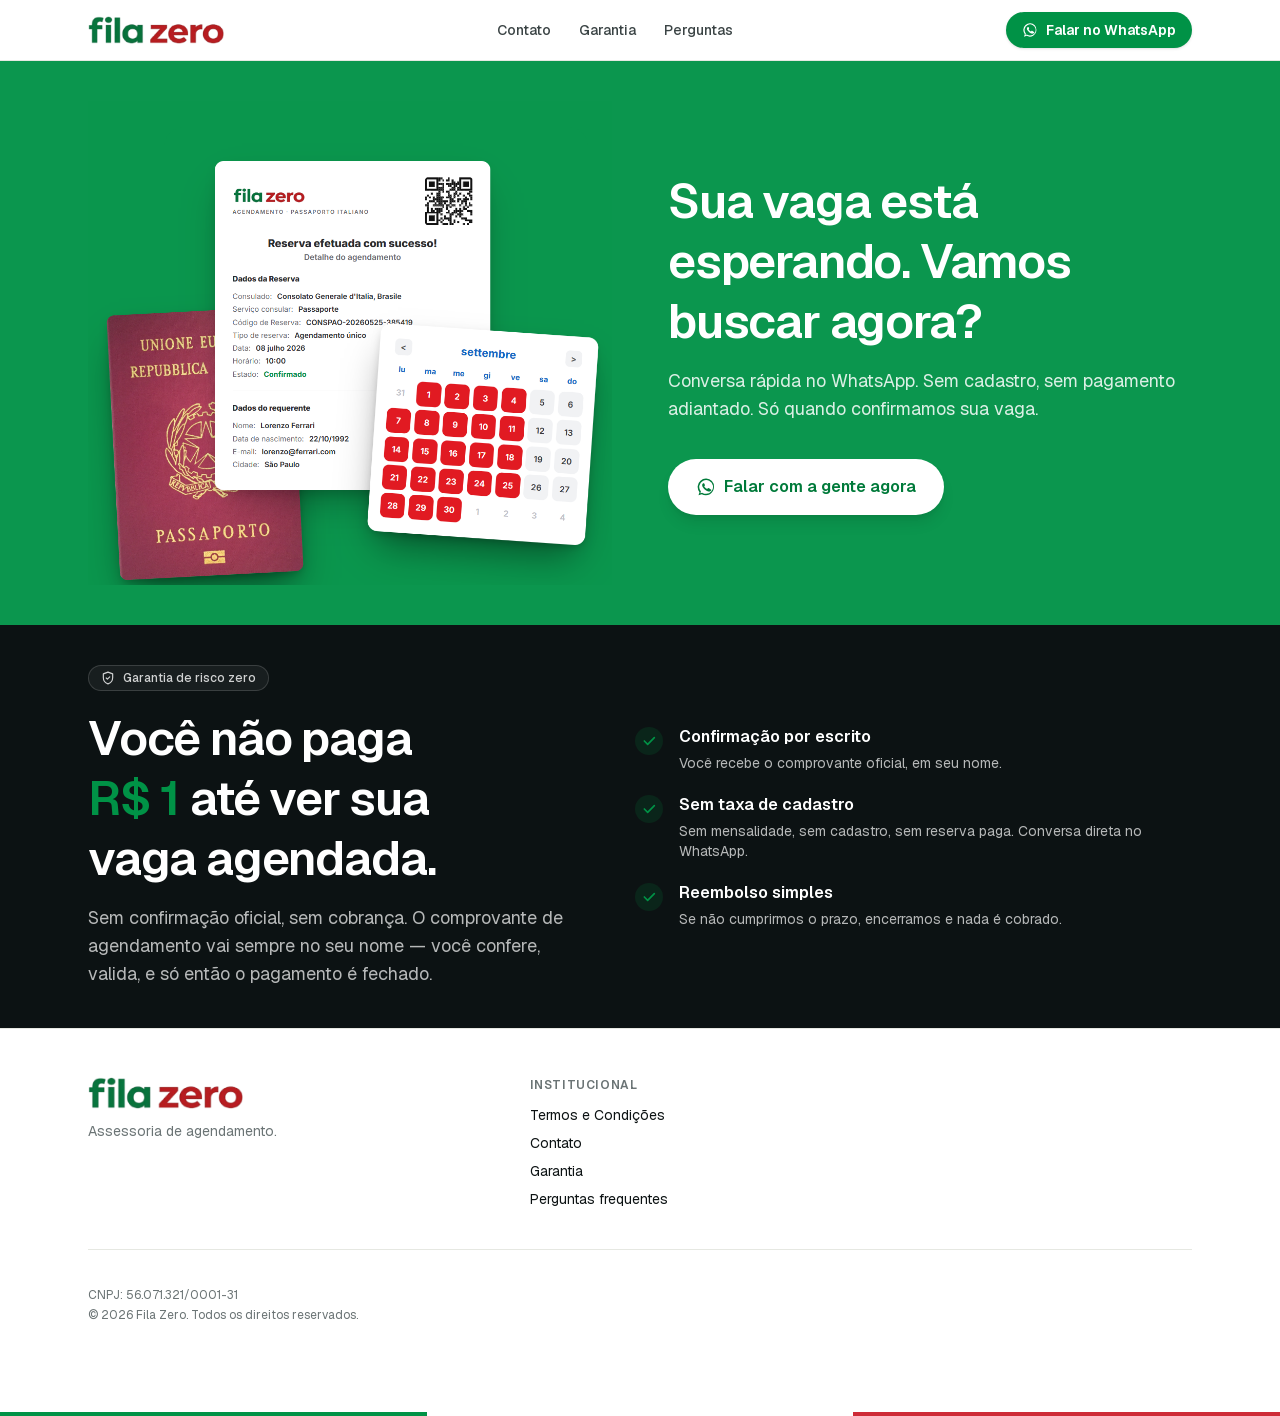
<file: lp/index.html>
<!DOCTYPE html><html data-dpl-id="dpl_8vAocQpgLvkjMhRzxKDkdT3Xs3D9" lang="pt-BR" class="geist_db8459eb-module__PZ6jEG__variable h-full antialiased"><head><!-- Google Tag Manager -->
<script>(function(w,d,s,l,i){w[l]=w[l]||[];w[l].push({'gtm.start':
new Date().getTime(),event:'gtm.js'});var f=d.getElementsByTagName(s)[0],
j=d.createElement(s),dl=l!='dataLayer'?'&l='+l:'';j.async=true;j.src=
'https://www.googletagmanager.com/gtm.js?id='+i+dl;f.parentNode.insertBefore(j,f);
})(window,document,'script','dataLayer','GTM-5MRSP8LC');</script>
<!-- End Google Tag Manager --><meta charSet="utf-8"/><meta name="viewport" content="width=device-width, initial-scale=1"/><link rel="preload" href="../_next/static/media/caa3a2e1cccd8315-s.p.09~u27dqhyhd6.woff2?dpl=dpl_8vAocQpgLvkjMhRzxKDkdT3Xs3D9" as="font" crossorigin="" type="font/woff2"/><link rel="preload" as="image" imageSrcSet="../logo.png"/><link rel="stylesheet" href="../_next/static/chunks/082ft06nru_jw.css?dpl=dpl_8vAocQpgLvkjMhRzxKDkdT3Xs3D9" data-precedence="next"/><link rel="preload" as="script" fetchPriority="low" href="../_next/static/chunks/09hss-s-~066..js?dpl=dpl_8vAocQpgLvkjMhRzxKDkdT3Xs3D9"/><script src="../_next/static/chunks/0x1mobvioqs2v.js?dpl=dpl_8vAocQpgLvkjMhRzxKDkdT3Xs3D9" async=""></script><script src="../_next/static/chunks/12mz0_._155bq.js?dpl=dpl_8vAocQpgLvkjMhRzxKDkdT3Xs3D9" async=""></script><script src="../_next/static/chunks/0p9-9-pp4rsu3.js?dpl=dpl_8vAocQpgLvkjMhRzxKDkdT3Xs3D9" async=""></script><script src="../_next/static/chunks/turbopack-0dh~i7pyaa_v_.js?dpl=dpl_8vAocQpgLvkjMhRzxKDkdT3Xs3D9" async=""></script><script src="../_next/static/chunks/06k6o5~7u5tj3.js?dpl=dpl_8vAocQpgLvkjMhRzxKDkdT3Xs3D9" async=""></script><script src="../_next/static/chunks/14xdthwga5u9i.js?dpl=dpl_8vAocQpgLvkjMhRzxKDkdT3Xs3D9" async=""></script><script src="../_next/static/chunks/0ie_7c2w~5otv.js?dpl=dpl_8vAocQpgLvkjMhRzxKDkdT3Xs3D9" async=""></script><meta name="next-size-adjust" content=""/>

  <link rel="icon" href="../favicon.ico" sizes="256x256" type="image/x-icon"/><script src="../_next/static/chunks/03~yq9q893hmn.js?dpl=dpl_8vAocQpgLvkjMhRzxKDkdT3Xs3D9" noModule=""></script></head><body class="min-h-full flex flex-col bg-paper text-ink"><!-- Google Tag Manager (noscript) -->
<noscript><iframe src="https://www.googletagmanager.com/ns.html?id=GTM-5MRSP8LC"
height="0" width="0" style="display:none;visibility:hidden"></iframe></noscript>
<!-- End Google Tag Manager (noscript) -->
<div hidden=""><!--$--><!--/$--></div><header class="sticky top-0 z-30 border-b border-paper-line bg-paper/90 backdrop-blur"><div class="mx-auto flex max-w-6xl items-center justify-between px-4 py-3 sm:px-6"><a class="flex items-center" aria-label="Fila Zero" href="/"><img alt="Fila Zero" width="364" height="75" decoding="async" data-nimg="1" class="h-7 w-auto" style="color:transparent" srcSet="../logo.png" src="../logo.png"/></a><nav class="hidden items-center gap-7 text-sm font-medium text-ink-soft md:flex"><a href="#contato" class="hover:text-ink">Contato</a><a href="#garantia" class="hover:text-ink">Garantia</a><a href="#faq" class="hover:text-ink">Perguntas</a></nav><a id="btn-top" href="https://wa.me/5511959336300?text=Ol%C3%A1!%20Vi%20o%20site%20de%20voc%C3%AAs%20e%20quero%20saber%20como%20funciona." target="_blank" rel="noopener noreferrer" class="inline-flex items-center gap-2 rounded-full bg-italia-verde px-4 py-2 text-sm font-semibold text-white shadow-sm transition hover:bg-italia-verde-dark"><svg viewBox="0 0 24 24" class="h-4 w-4" fill="currentColor" aria-hidden="true"><path d="M19.1 4.9A10 10 0 0 0 4.2 18.2L3 22l3.9-1.2a10 10 0 0 0 14.7-8.8 10 10 0 0 0-2.5-7.1Zm-7.1 15.3a8.3 8.3 0 0 1-4.2-1.1l-.3-.2-2.3.7.7-2.2-.2-.3a8.3 8.3 0 1 1 6.3 3.1Zm4.5-6.2c-.2-.1-1.4-.7-1.6-.8-.2-.1-.4-.1-.5.1-.2.2-.6.8-.7.9-.1.1-.3.1-.5 0-.7-.3-1.4-.7-2-1.3-.5-.4-.8-1-1.2-1.6-.1-.2 0-.4.1-.5l.4-.4.2-.4c.1-.1 0-.3 0-.4l-.7-1.6c-.2-.4-.4-.4-.5-.4h-.5c-.2 0-.4 0-.7.3-.2.3-.9.9-.9 2.1 0 1.3 1 2.5 1.1 2.7.1.2 1.9 2.9 4.7 4 .7.3 1.2.5 1.6.6.7.2 1.3.2 1.8.1.5-.1 1.4-.6 1.6-1.1.2-.6.2-1 .1-1.1-.1-.1-.3-.2-.5-.3Z"></path></svg><span class="hidden sm:inline">Falar no WhatsApp</span><span class="sm:hidden">WhatsApp</span></a></div></header><main class="flex-1"><section id="contato" class="relative overflow-hidden bg-[#0B964E]"><div class="relative mx-auto max-w-6xl px-4 py-20 sm:px-6 sm:py-24"><div class="grid items-center gap-10 lg:grid-cols-2 lg:gap-14"><div class="flex justify-center lg:justify-start"><img alt="Comprovante de agendamento Fila Zero" loading="lazy" width="820" height="760" decoding="async" data-nimg="1" class="h-auto w-full max-w-md lg:max-w-none" style="color:transparent" srcSet="../composicao.png" src="../composicao.png"/></div><div class="text-center lg:text-left"><h2 class="text-balance text-3xl font-semibold leading-tight tracking-tight text-white sm:text-4xl lg:text-5xl">Sua vaga está esperando. Vamos buscar agora?</h2><p class="mx-auto mt-5 max-w-xl text-white/85 sm:text-lg lg:mx-0">Conversa rápida no WhatsApp. Sem cadastro, sem pagamento adiantado. Só quando confirmamos sua vaga.</p><div class="mt-9 flex justify-center lg:justify-start"><a id="btn-mid" href="https://wa.me/5511959336300?text=Ol%C3%A1!%20Vi%20o%20site%20de%20voc%C3%AAs%20e%20quero%20saber%20como%20funciona." target="_blank" rel="noopener noreferrer" class="inline-flex items-center justify-center gap-2 rounded-full bg-white px-7 py-4 text-base font-semibold text-italia-verde-dark shadow-lg transition hover:bg-paper-tint"><svg viewBox="0 0 24 24" class="h-5 w-5" fill="currentColor" aria-hidden="true"><path d="M19.1 4.9A10 10 0 0 0 4.2 18.2L3 22l3.9-1.2a10 10 0 0 0 14.7-8.8 10 10 0 0 0-2.5-7.1Zm-7.1 15.3a8.3 8.3 0 0 1-4.2-1.1l-.3-.2-2.3.7.7-2.2-.2-.3a8.3 8.3 0 1 1 6.3 3.1Zm4.5-6.2c-.2-.1-1.4-.7-1.6-.8-.2-.1-.4-.1-.5.1-.2.2-.6.8-.7.9-.1.1-.3.1-.5 0-.7-.3-1.4-.7-2-1.3-.5-.4-.8-1-1.2-1.6-.1-.2 0-.4.1-.5l.4-.4.2-.4c.1-.1 0-.3 0-.4l-.7-1.6c-.2-.4-.4-.4-.5-.4h-.5c-.2 0-.4 0-.7.3-.2.3-.9.9-.9 2.1 0 1.3 1 2.5 1.1 2.7.1.2 1.9 2.9 4.7 4 .7.3 1.2.5 1.6.6.7.2 1.3.2 1.8.1.5-.1 1.4-.6 1.6-1.1.2-.6.2-1 .1-1.1-.1-.1-.3-.2-.5-.3Z"></path></svg>Falar com a gente agora</a></div></div></div></div></section><section id="garantia" class="bg-ink text-paper"><div class="mx-auto max-w-6xl px-4 py-20 sm:px-6 sm:py-24"><div class="grid items-center gap-10 lg:grid-cols-[1fr_1.1fr]"><div><span class="inline-flex items-center gap-2 rounded-full border border-white/15 bg-white/5 px-3 py-1 text-xs font-medium text-white/80"><svg viewBox="0 0 24 24" class="h-3.5 w-3.5" fill="none" stroke="currentColor" stroke-width="2" stroke-linecap="round" stroke-linejoin="round" aria-hidden="true"><path d="M12 2 4 5v6c0 5 3.4 9.4 8 11 4.6-1.6 8-6 8-11V5l-8-3Z"></path><path d="m9 12 2 2 4-4"></path></svg>Garantia de risco zero</span><h2 class="mt-5 text-balance text-3xl font-semibold leading-tight tracking-tight sm:text-4xl lg:text-5xl">Você não paga<!-- --> <span class="whitespace-nowrap text-italia-verde">R$ 1</span> <!-- -->até ver sua vaga agendada.</h2><p class="mt-5 max-w-xl text-white/70 sm:text-lg">Sem confirmação oficial, sem cobrança. O comprovante de agendamento vai sempre no seu nome — você confere, valida, e só então o pagamento é fechado.</p></div><div><ul class="space-y-5"><li class="flex gap-4"><span class="mt-0.5 inline-flex h-7 w-7 shrink-0 items-center justify-center rounded-full bg-italia-verde/15 text-italia-verde"><svg viewBox="0 0 24 24" class="h-4 w-4" fill="none" stroke="currentColor" stroke-width="2.5" stroke-linecap="round" stroke-linejoin="round" aria-hidden="true"><path d="M5 12l5 5L20 7"></path></svg></span><div><div class="font-semibold">Confirmação por escrito</div><p class="mt-1 text-sm text-white/70">Você recebe o comprovante oficial, em seu nome.</p></div></li><li class="flex gap-4"><span class="mt-0.5 inline-flex h-7 w-7 shrink-0 items-center justify-center rounded-full bg-italia-verde/15 text-italia-verde"><svg viewBox="0 0 24 24" class="h-4 w-4" fill="none" stroke="currentColor" stroke-width="2.5" stroke-linecap="round" stroke-linejoin="round" aria-hidden="true"><path d="M5 12l5 5L20 7"></path></svg></span><div><div class="font-semibold">Sem taxa de cadastro</div><p class="mt-1 text-sm text-white/70">Sem mensalidade, sem cadastro, sem reserva paga. Conversa direta no WhatsApp.</p></div></li><li class="flex gap-4"><span class="mt-0.5 inline-flex h-7 w-7 shrink-0 items-center justify-center rounded-full bg-italia-verde/15 text-italia-verde"><svg viewBox="0 0 24 24" class="h-4 w-4" fill="none" stroke="currentColor" stroke-width="2.5" stroke-linecap="round" stroke-linejoin="round" aria-hidden="true"><path d="M5 12l5 5L20 7"></path></svg></span><div><div class="font-semibold">Reembolso simples</div><p class="mt-1 text-sm text-white/70">Se não cumprirmos o prazo, encerramos e nada é cobrado.</p></div></li></ul></div></div></div></section></main><footer id="rodape" class="border-t border-paper-line bg-paper"><div class="mx-auto max-w-6xl px-4 py-12 sm:px-6"><div class="grid gap-8 md:grid-cols-[1.3fr_1fr_1fr]"><div><div class="flex items-center"><img alt="Fila Zero" loading="lazy" width="364" height="75" decoding="async" data-nimg="1" class="h-8 w-auto" style="color:transparent" srcSet="../logo.png" src="../logo.png"/></div><p class="mt-3 max-w-sm text-sm text-ink-muted">Assessoria de agendamento.</p></div><div><div class="text-xs font-semibold uppercase tracking-wider text-ink-muted">Institucional</div><ul class="mt-3 space-y-2 text-sm"><li><a href="..\termos-e-condicoes" class="hover:text-italia-verde-dark">Termos e Condições</a></li><li><a href="#contato" class="hover:text-italia-verde-dark">Contato</a></li><li><a href="#contato" class="hover:text-italia-verde-dark">Garantia</a></li><li><a href="#faq" class="hover:text-italia-verde-dark">Perguntas frequentes</a></li></ul></div></div><div class="mt-10 border-t border-paper-line pt-6 text-xs leading-relaxed text-ink-muted"><p class="mt-3 flex flex-col gap-1 sm:flex-row sm:items-center sm:gap-4"><span>CNPJ: 56.071.321/0001-31</span><span>© <!-- -->2026<!-- --> <!-- -->Fila Zero<!-- -->. Todos os direitos reservados.</span><br><br></p></div></div><div class="italia-stripe h-1 w-full" aria-hidden="true"></div></footer></body></html>
</file>
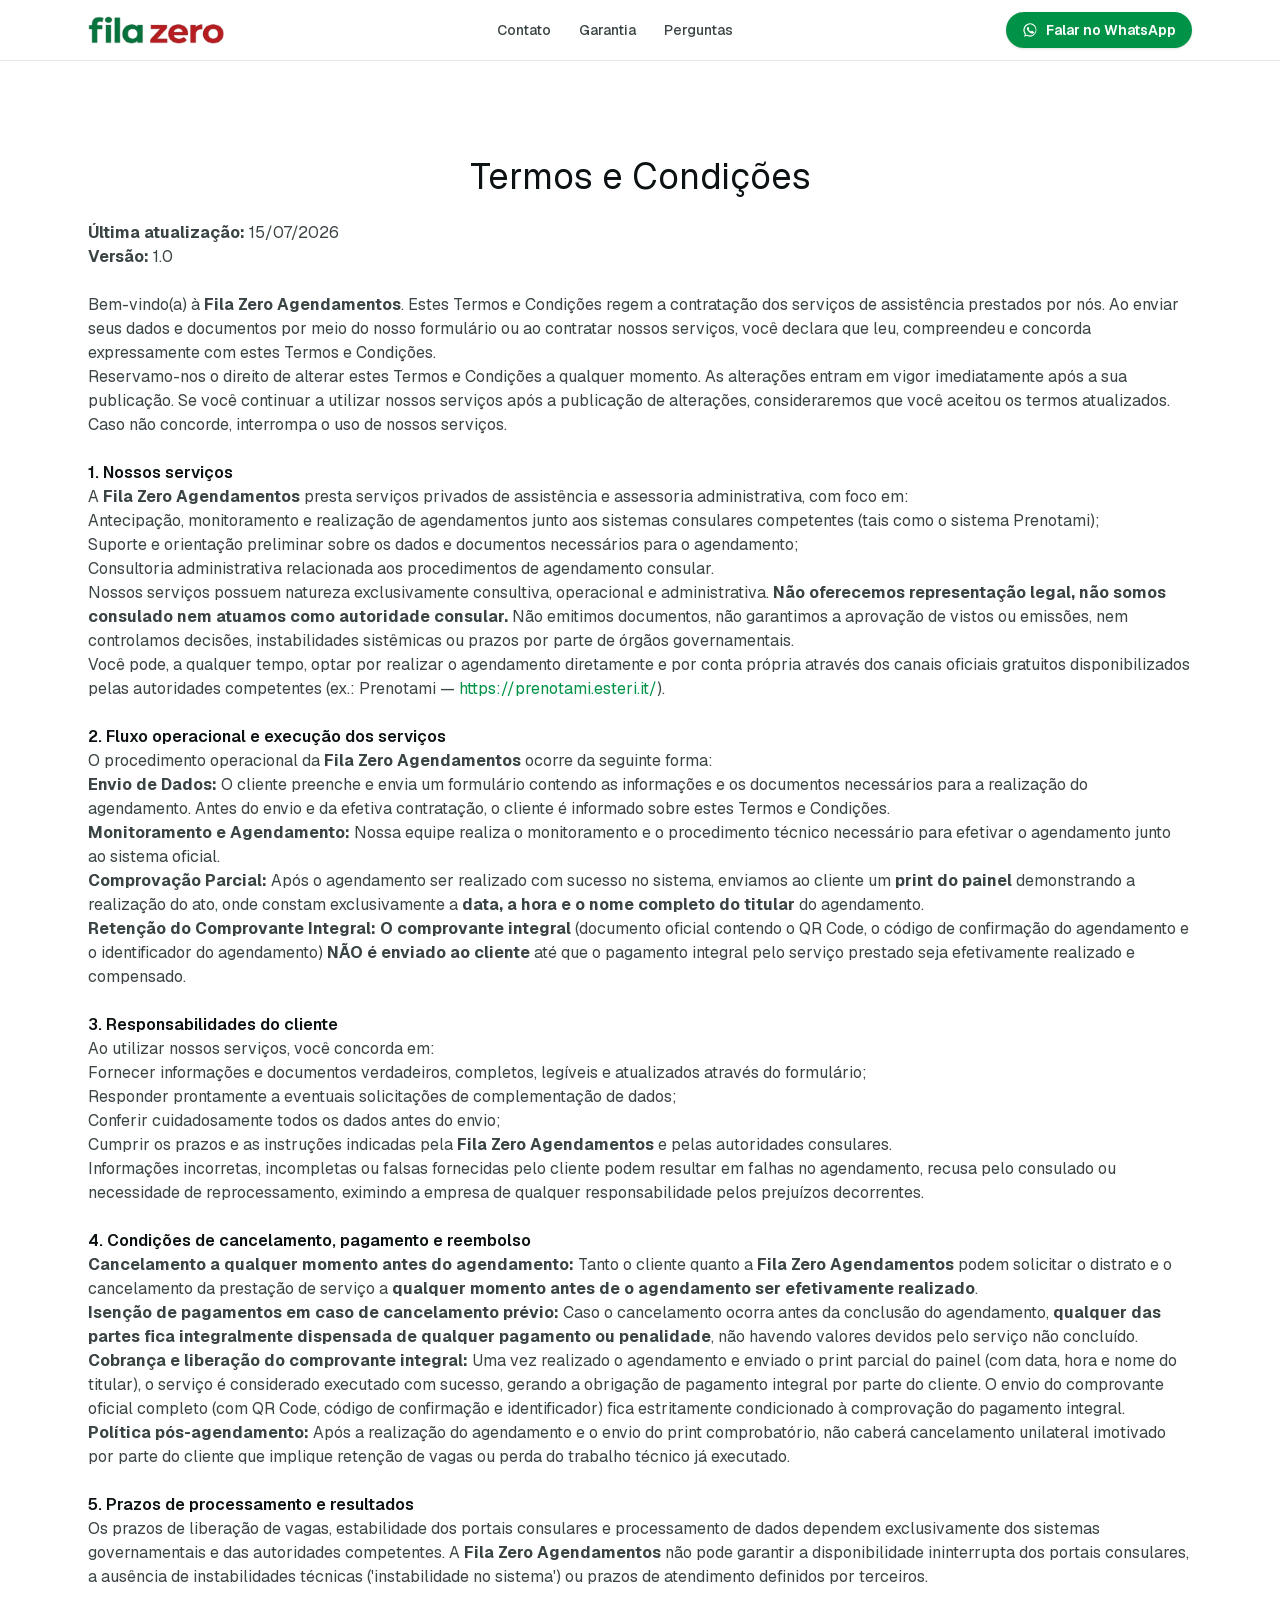
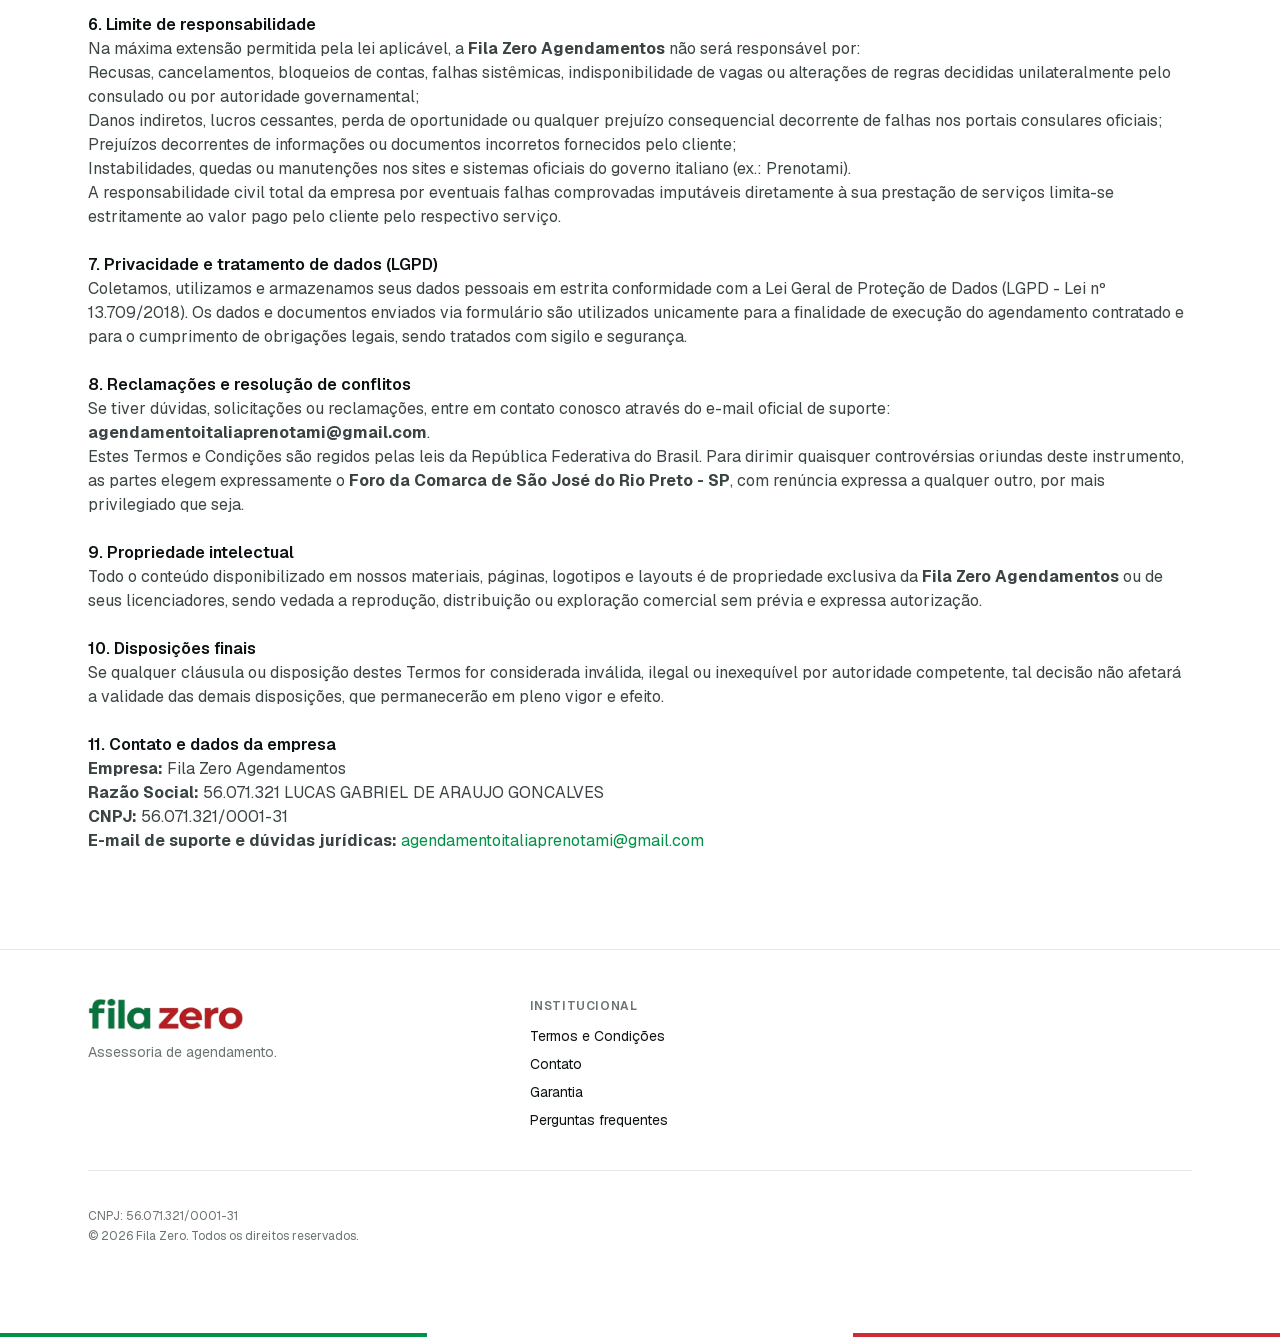
<file: termos-e-condicoes/index.html>
<!DOCTYPE html><html data-dpl-id="dpl_8vAocQpgLvkjMhRzxKDkdT3Xs3D9" lang="pt-BR" class="geist_db8459eb-module__PZ6jEG__variable h-full antialiased"><head><!-- Google Tag Manager -->
<script>(function(w,d,s,l,i){w[l]=w[l]||[];w[l].push({'gtm.start':
new Date().getTime(),event:'gtm.js'});var f=d.getElementsByTagName(s)[0],
j=d.createElement(s),dl=l!='dataLayer'?'&l='+l:'';j.async=true;j.src=
'https://www.googletagmanager.com/gtm.js?id='+i+dl;f.parentNode.insertBefore(j,f);
})(window,document,'script','dataLayer','GTM-5MRSP8LC');</script>
<!-- End Google Tag Manager --><meta charSet="utf-8"/><meta name="viewport" content="width=device-width, initial-scale=1"/><link rel="preload" href="../_next/static/media/caa3a2e1cccd8315-s.p.09~u27dqhyhd6.woff2?dpl=dpl_8vAocQpgLvkjMhRzxKDkdT3Xs3D9" as="font" crossorigin="" type="font/woff2"/><link rel="preload" as="image" imageSrcSet="../logo.png"/><link rel="stylesheet" href="../_next/static/chunks/082ft06nru_jw.css?dpl=dpl_8vAocQpgLvkjMhRzxKDkdT3Xs3D9" data-precedence="next"/><link rel="preload" as="script" fetchPriority="low" href="../_next/static/chunks/09hss-s-~066..js?dpl=dpl_8vAocQpgLvkjMhRzxKDkdT3Xs3D9"/><script src="../_next/static/chunks/0x1mobvioqs2v.js?dpl=dpl_8vAocQpgLvkjMhRzxKDkdT3Xs3D9" async=""></script><script src="../_next/static/chunks/12mz0_._155bq.js?dpl=dpl_8vAocQpgLvkjMhRzxKDkdT3Xs3D9" async=""></script><script src="../_next/static/chunks/0p9-9-pp4rsu3.js?dpl=dpl_8vAocQpgLvkjMhRzxKDkdT3Xs3D9" async=""></script><script src="../_next/static/chunks/turbopack-0dh~i7pyaa_v_.js?dpl=dpl_8vAocQpgLvkjMhRzxKDkdT3Xs3D9" async=""></script><script src="../_next/static/chunks/06k6o5~7u5tj3.js?dpl=dpl_8vAocQpgLvkjMhRzxKDkdT3Xs3D9" async=""></script><script src="../_next/static/chunks/14xdthwga5u9i.js?dpl=dpl_8vAocQpgLvkjMhRzxKDkdT3Xs3D9" async=""></script><script src="../_next/static/chunks/0ie_7c2w~5otv.js?dpl=dpl_8vAocQpgLvkjMhRzxKDkdT3Xs3D9" async=""></script><meta name="next-size-adjust" content=""/>

  <link rel="icon" href="../favicon.ico" sizes="256x256" type="image/x-icon"/><script src="../_next/static/chunks/03~yq9q893hmn.js?dpl=dpl_8vAocQpgLvkjMhRzxKDkdT3Xs3D9" noModule=""></script></head><body class="min-h-full flex flex-col bg-paper text-ink"><!-- Google Tag Manager (noscript) -->
<noscript><iframe src="https://www.googletagmanager.com/ns.html?id=GTM-5MRSP8LC"
height="0" width="0" style="display:none;visibility:hidden"></iframe></noscript>
<!-- End Google Tag Manager (noscript) -->
<div hidden=""><!--$--><!--/$--></div><header class="sticky top-0 z-30 border-b border-paper-line bg-paper/90 backdrop-blur"><div class="mx-auto flex max-w-6xl items-center justify-between px-4 py-3 sm:px-6"><a class="flex items-center" aria-label="Fila Zero" href="/"><img alt="Fila Zero" width="364" height="75" decoding="async" data-nimg="1" class="h-7 w-auto" style="color:transparent" srcSet="../logo.png" src="../logo.png"/></a><nav class="hidden items-center gap-7 text-sm font-medium text-ink-soft md:flex"><a href="#contato" class="hover:text-ink">Contato</a><a href="#garantia" class="hover:text-ink">Garantia</a><a href="#faq" class="hover:text-ink">Perguntas</a></nav><a id="btn-top" href="https://wa.me/5511959336300?text=Ol%C3%A1!%20Vi%20o%20site%20de%20voc%C3%AAs%20e%20quero%20saber%20como%20funciona." target="_blank" rel="noopener noreferrer" class="inline-flex items-center gap-2 rounded-full bg-italia-verde px-4 py-2 text-sm font-semibold text-white shadow-sm transition hover:bg-italia-verde-dark"><svg viewBox="0 0 24 24" class="h-4 w-4" fill="currentColor" aria-hidden="true"><path d="M19.1 4.9A10 10 0 0 0 4.2 18.2L3 22l3.9-1.2a10 10 0 0 0 14.7-8.8 10 10 0 0 0-2.5-7.1Zm-7.1 15.3a8.3 8.3 0 0 1-4.2-1.1l-.3-.2-2.3.7.7-2.2-.2-.3a8.3 8.3 0 1 1 6.3 3.1Zm4.5-6.2c-.2-.1-1.4-.7-1.6-.8-.2-.1-.4-.1-.5.1-.2.2-.6.8-.7.9-.1.1-.3.1-.5 0-.7-.3-1.4-.7-2-1.3-.5-.4-.8-1-1.2-1.6-.1-.2 0-.4.1-.5l.4-.4.2-.4c.1-.1 0-.3 0-.4l-.7-1.6c-.2-.4-.4-.4-.5-.4h-.5c-.2 0-.4 0-.7.3-.2.3-.9.9-.9 2.1 0 1.3 1 2.5 1.1 2.7.1.2 1.9 2.9 4.7 4 .7.3 1.2.5 1.6.6.7.2 1.3.2 1.8.1.5-.1 1.4-.6 1.6-1.1.2-.6.2-1 .1-1.1-.1-.1-.3-.2-.5-.3Z"></path></svg><span class="hidden sm:inline">Falar no WhatsApp</span><span class="sm:hidden">WhatsApp</span></a></div></header><main class="flex-1 bg-white"><div class="mx-auto max-w-6xl px-4 py-16 sm:px-6 sm:py-24 text-ink-soft"><h1 class="text-4xl font-bold text-ink mb-8 text-center">Termos e Condições</h1><br><p class="mb-4"><strong>Última atualização:</strong> 15/07/2026</p><p class="mb-8"><strong>Versão:</strong> 1.0</p><br><p class="mb-4">Bem-vindo(a) à <strong>Fila Zero Agendamentos</strong>. Estes Termos e Condições regem a contratação dos serviços de assistência prestados por nós. Ao enviar seus dados e documentos por meio do nosso formulário ou ao contratar nossos serviços, você declara que leu, compreendeu e concorda expressamente com estes Termos e Condições.</p><p class="mb-8">Reservamo-nos o direito de alterar estes Termos e Condições a qualquer momento. As alterações entram em vigor imediatamente após a sua publicação. Se você continuar a utilizar nossos serviços após a publicação de alterações, consideraremos que você aceitou os termos atualizados. Caso não concorde, interrompa o uso de nossos serviços.</p><br><h2 class="text-2xl font-semibold text-ink mt-8 mb-4">1. Nossos serviços</h2><p class="mb-4">A <strong>Fila Zero Agendamentos</strong> presta serviços privados de assistência e assessoria administrativa, com foco em:</p><ul class="list-disc pl-6 mb-4 space-y-4"><li>Antecipação, monitoramento e realização de agendamentos junto aos sistemas consulares competentes (tais como o sistema Prenotami);</li><li>Suporte e orientação preliminar sobre os dados e documentos necessários para o agendamento;</li><li>Consultoria administrativa relacionada aos procedimentos de agendamento consular.</li></ul><p class="mb-4">Nossos serviços possuem natureza exclusivamente consultiva, operacional e administrativa. <strong>Não oferecemos representação legal, não somos consulado nem atuamos como autoridade consular.</strong> Não emitimos documentos, não garantimos a aprovação de vistos ou emissões, nem controlamos decisões, instabilidades sistêmicas ou prazos por parte de órgãos governamentais.</p><p class="mb-8">Você pode, a qualquer tempo, optar por realizar o agendamento diretamente e por conta própria através dos canais oficiais gratuitos disponibilizados pelas autoridades competentes (ex.: Prenotami — <a href="https://prenotami.esteri.it/" class="text-italia-verde hover:underline" target="_blank" rel="noopener noreferrer">https://prenotami.esteri.it/</a>).</p><br><h2 class="text-2xl font-semibold text-ink mt-8 mb-4">2. Fluxo operacional e execução dos serviços</h2><p class="mb-4">O procedimento operacional da <strong>Fila Zero Agendamentos</strong> ocorre da seguinte forma:</p><ol class="list-decimal pl-6 mb-8 space-y-4"><li><strong>Envio de Dados:</strong> O cliente preenche e envia um formulário contendo as informações e os documentos necessários para a realização do agendamento. Antes do envio e da efetiva contratação, o cliente é informado sobre estes Termos e Condições.</li><li><strong>Monitoramento e Agendamento:</strong> Nossa equipe realiza o monitoramento e o procedimento técnico necessário para efetivar o agendamento junto ao sistema oficial.</li><li><strong>Comprovação Parcial:</strong> Após o agendamento ser realizado com sucesso no sistema, enviamos ao cliente um <strong>print do painel</strong> demonstrando a realização do ato, onde constam exclusivamente a <strong>data, a hora e o nome completo do titular</strong> do agendamento.</li><li><strong>Retenção do Comprovante Integral:</strong> <strong>O comprovante integral</strong> (documento oficial contendo o QR Code, o código de confirmação do agendamento e o identificador do agendamento) <strong>NÃO é enviado ao cliente</strong> até que o pagamento integral pelo serviço prestado seja efetivamente realizado e compensado.</li></ol><br><h2 class="text-2xl font-semibold text-ink mt-8 mb-4">3. Responsabilidades do cliente</h2><p class="mb-4">Ao utilizar nossos serviços, você concorda em:</p><ul class="list-disc pl-6 mb-4 space-y-4"><li>Fornecer informações e documentos verdadeiros, completos, legíveis e atualizados através do formulário;</li><li>Responder prontamente a eventuais solicitações de complementação de dados;</li><li>Conferir cuidadosamente todos os dados antes do envio;</li><li>Cumprir os prazos e as instruções indicadas pela <strong>Fila Zero Agendamentos</strong> e pelas autoridades consulares.</li></ul><p class="mb-8">Informações incorretas, incompletas ou falsas fornecidas pelo cliente podem resultar em falhas no agendamento, recusa pelo consulado ou necessidade de reprocessamento, eximindo a empresa de qualquer responsabilidade pelos prejuízos decorrentes.</p><br><h2 class="text-2xl font-semibold text-ink mt-8 mb-4">4. Condições de cancelamento, pagamento e reembolso</h2><ul class="list-disc pl-6 mb-8 space-y-4"><li><strong>Cancelamento a qualquer momento antes do agendamento:</strong> Tanto o cliente quanto a <strong>Fila Zero Agendamentos</strong> podem solicitar o distrato e o cancelamento da prestação de serviço a <strong>qualquer momento antes de o agendamento ser efetivamente realizado</strong>.</li><li><strong>Isenção de pagamentos em caso de cancelamento prévio:</strong> Caso o cancelamento ocorra antes da conclusão do agendamento, <strong>qualquer das partes fica integralmente dispensada de qualquer pagamento ou penalidade</strong>, não havendo valores devidos pelo serviço não concluído.</li><li><strong>Cobrança e liberação do comprovante integral:</strong> Uma vez realizado o agendamento e enviado o print parcial do painel (com data, hora e nome do titular), o serviço é considerado executado com sucesso, gerando a obrigação de pagamento integral por parte do cliente. O envio do comprovante oficial completo (com QR Code, código de confirmação e identificador) fica estritamente condicionado à comprovação do pagamento integral.</li><li><strong>Política pós-agendamento:</strong> Após a realização do agendamento e o envio do print comprobatório, não caberá cancelamento unilateral imotivado por parte do cliente que implique retenção de vagas ou perda do trabalho técnico já executado.</li></ul><br><h2 class="text-2xl font-semibold text-ink mt-8 mb-4">5. Prazos de processamento e resultados</h2><p class="mb-8">Os prazos de liberação de vagas, estabilidade dos portais consulares e processamento de dados dependem exclusivamente dos sistemas governamentais e das autoridades competentes. A <strong>Fila Zero Agendamentos</strong> não pode garantir a disponibilidade ininterrupta dos portais consulares, a ausência de instabilidades técnicas ('instabilidade no sistema') ou prazos de atendimento definidos por terceiros.</p><br><h2 class="text-2xl font-semibold text-ink mt-8 mb-4">6. Limite de responsabilidade</h2><p class="mb-4">Na máxima extensão permitida pela lei aplicável, a <strong>Fila Zero Agendamentos</strong> não será responsável por:</p><ul class="list-disc pl-6 mb-4 space-y-4"><li>Recusas, cancelamentos, bloqueios de contas, falhas sistêmicas, indisponibilidade de vagas ou alterações de regras decididas unilateralmente pelo consulado ou por autoridade governamental;</li><li>Danos indiretos, lucros cessantes, perda de oportunidade ou qualquer prejuízo consequencial decorrente de falhas nos portais consulares oficiais;</li><li>Prejuízos decorrentes de informações ou documentos incorretos fornecidos pelo cliente;</li><li>Instabilidades, quedas ou manutenções nos sites e sistemas oficiais do governo italiano (ex.: Prenotami).</li></ul><p class="mb-8">A responsabilidade civil total da empresa por eventuais falhas comprovadas imputáveis diretamente à sua prestação de serviços limita-se estritamente ao valor pago pelo cliente pelo respectivo serviço.</p><br><h2 class="text-2xl font-semibold text-ink mt-8 mb-4">7. Privacidade e tratamento de dados (LGPD)</h2><p class="mb-8">Coletamos, utilizamos e armazenamos seus dados pessoais em estrita conformidade com a Lei Geral de Proteção de Dados (LGPD - Lei nº 13.709/2018). Os dados e documentos enviados via formulário são utilizados unicamente para a finalidade de execução do agendamento contratado e para o cumprimento de obrigações legais, sendo tratados com sigilo e segurança.</p><br><h2 class="text-2xl font-semibold text-ink mt-8 mb-4">8. Reclamações e resolução de conflitos</h2><p class="mb-4">Se tiver dúvidas, solicitações ou reclamações, entre em contato conosco através do e-mail oficial de suporte: <strong>agendamentoitaliaprenotami@gmail.com</strong>.</p><p class="mb-8">Estes Termos e Condições são regidos pelas leis da República Federativa do Brasil. Para dirimir quaisquer controvérsias oriundas deste instrumento, as partes elegem expressamente o <strong>Foro da Comarca de São José do Rio Preto - SP</strong>, com renúncia expressa a qualquer outro, por mais privilegiado que seja.</p><br><h2 class="text-2xl font-semibold text-ink mt-8 mb-4">9. Propriedade intelectual</h2><p class="mb-8">Todo o conteúdo disponibilizado em nossos materiais, páginas, logotipos e layouts é de propriedade exclusiva da <strong>Fila Zero Agendamentos</strong> ou de seus licenciadores, sendo vedada a reprodução, distribuição ou exploração comercial sem prévia e expressa autorização.</p><br><h2 class="text-2xl font-semibold text-ink mt-8 mb-4">10. Disposições finais</h2><p class="mb-8">Se qualquer cláusula ou disposição destes Termos for considerada inválida, ilegal ou inexequível por autoridade competente, tal decisão não afetará a validade das demais disposições, que permanecerão em pleno vigor e efeito.</p><br><h2 class="text-2xl font-semibold text-ink mt-8 mb-4">11. Contato e dados da empresa</h2><p class="mb-4"><strong>Empresa:</strong> Fila Zero Agendamentos</p><p class="mb-4"><strong>Razão Social:</strong> 56.071.321 LUCAS GABRIEL DE ARAUJO GONCALVES</p><p class="mb-4"><strong>CNPJ:</strong> 56.071.321/0001-31</p><p class="mb-8"><strong>E-mail de suporte e dúvidas jurídicas:</strong> <a href="mailto:agendamentoitaliaprenotami@gmail.com" class="text-italia-verde hover:underline">agendamentoitaliaprenotami@gmail.com</a></p></div></main><footer id="rodape" class="border-t border-paper-line bg-paper"><div class="mx-auto max-w-6xl px-4 py-12 sm:px-6"><div class="grid gap-8 md:grid-cols-[1.3fr_1fr_1fr]"><div><div class="flex items-center"><img alt="Fila Zero" loading="lazy" width="364" height="75" decoding="async" data-nimg="1" class="h-8 w-auto" style="color:transparent" srcSet="../logo.png" src="../logo.png"/></div><p class="mt-3 max-w-sm text-sm text-ink-muted">Assessoria de agendamento.</p></div><div><div class="text-xs font-semibold uppercase tracking-wider text-ink-muted">Institucional</div><ul class="mt-3 space-y-2 text-sm"><li><a href="..\termos-e-condicoes" class="hover:text-italia-verde-dark">Termos e Condições</a></li><li><a href="#contato" class="hover:text-italia-verde-dark">Contato</a></li><li><a href="#contato" class="hover:text-italia-verde-dark">Garantia</a></li><li><a href="#faq" class="hover:text-italia-verde-dark">Perguntas frequentes</a></li></ul></div></div><div class="mt-10 border-t border-paper-line pt-6 text-xs leading-relaxed text-ink-muted"><p class="mt-3 flex flex-col gap-1 sm:flex-row sm:items-center sm:gap-4"><span>CNPJ: 56.071.321/0001-31</span><span>© <!-- -->2026<!-- --> <!-- -->Fila Zero<!-- -->. Todos os direitos reservados.</span><br><br></p></div></div><div class="italia-stripe h-1 w-full" aria-hidden="true"></div></footer></body></html>
</file>
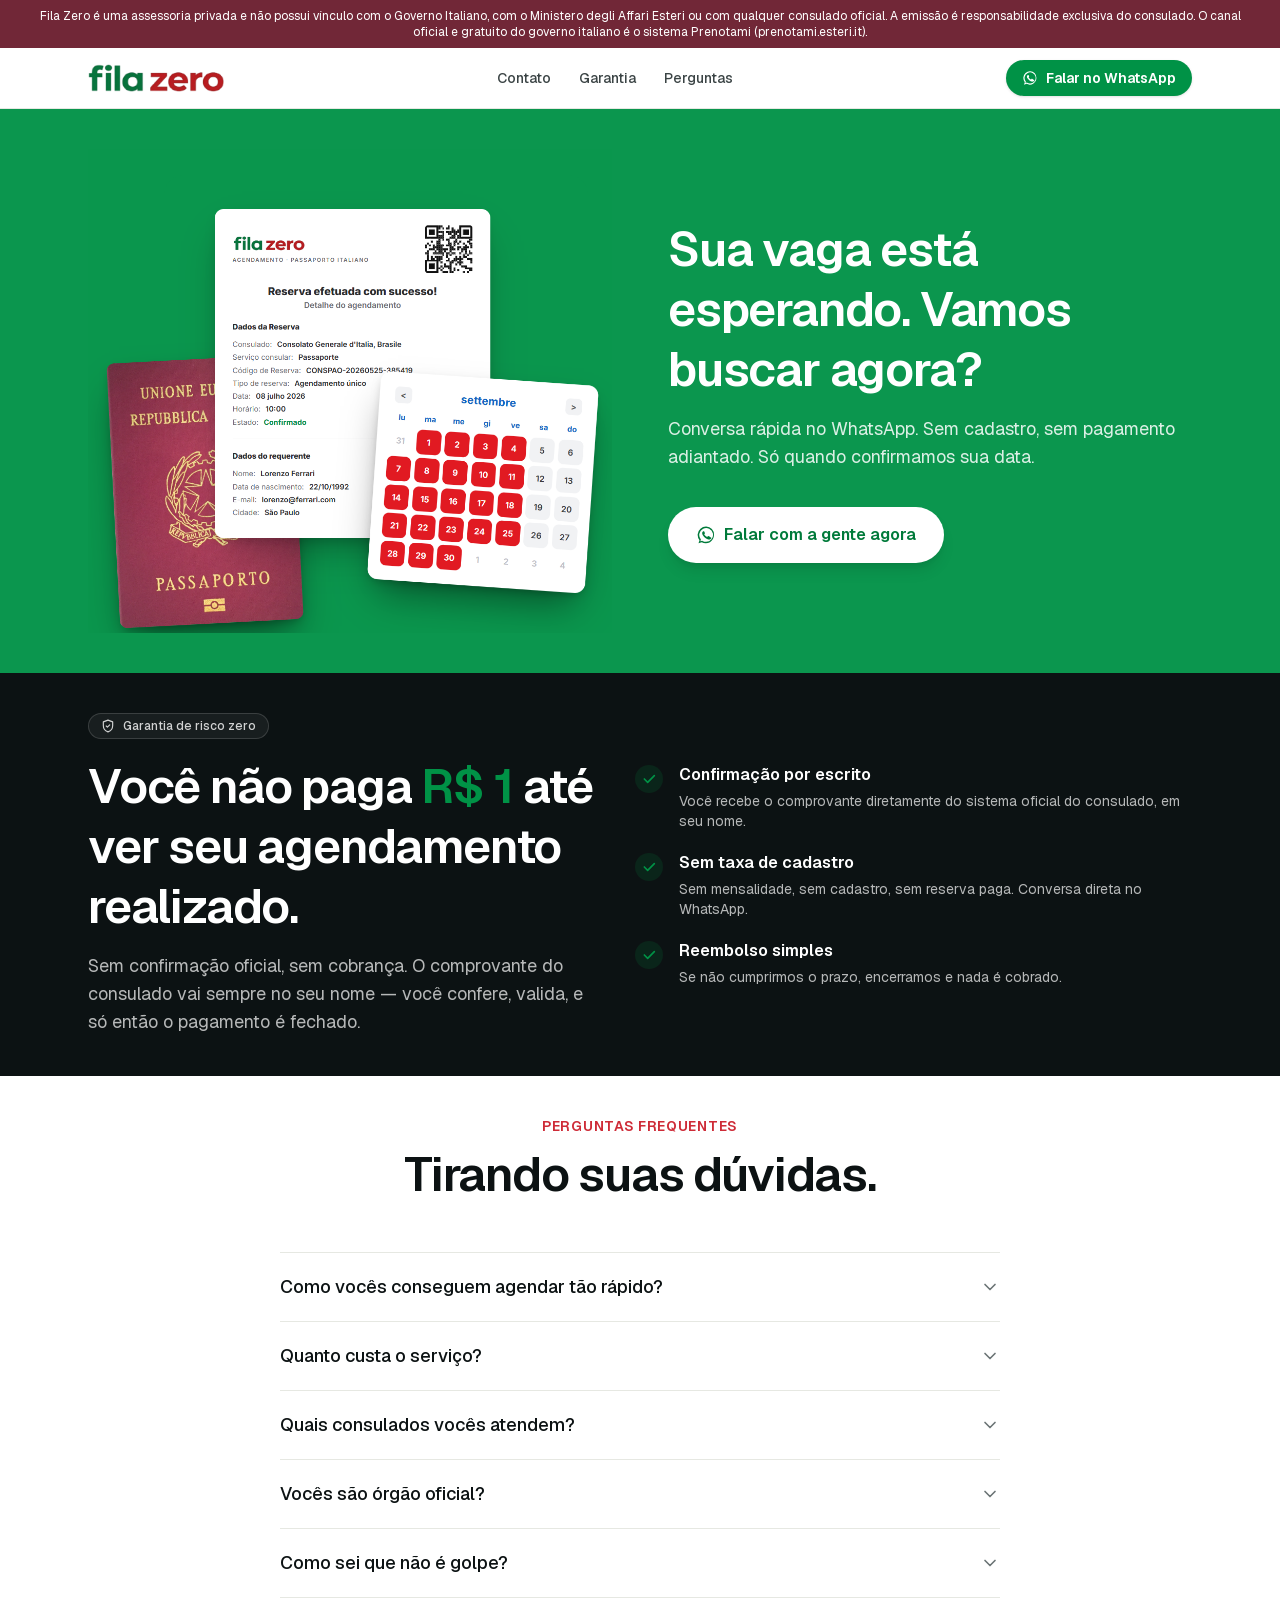
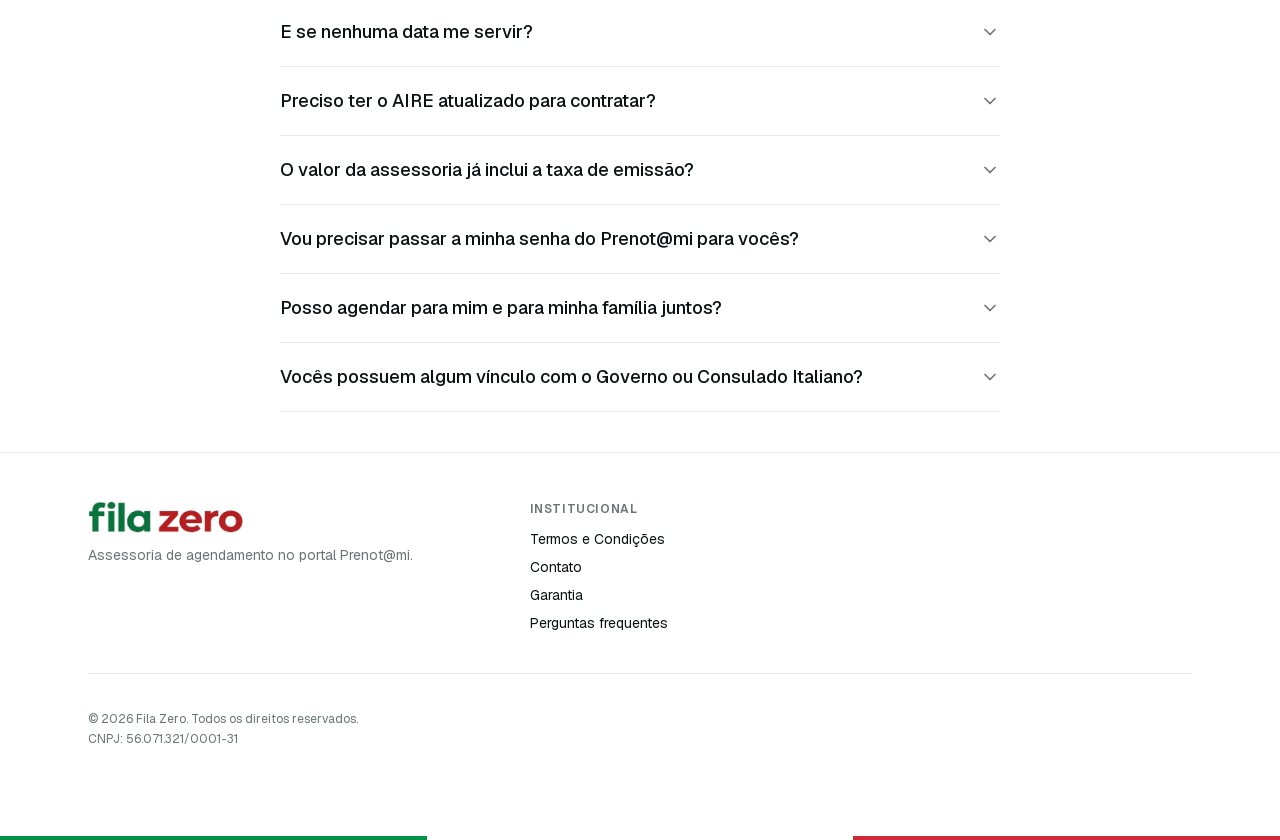
<file: v2/index.html>
<!DOCTYPE html><html data-dpl-id="dpl_8vAocQpgLvkjMhRzxKDkdT3Xs3D9" lang="pt-BR" class="geist_db8459eb-module__PZ6jEG__variable h-full antialiased"><head><!-- Google Tag Manager -->
<script>(function(w,d,s,l,i){w[l]=w[l]||[];w[l].push({'gtm.start':
new Date().getTime(),event:'gtm.js'});var f=d.getElementsByTagName(s)[0],
j=d.createElement(s),dl=l!='dataLayer'?'&l='+l:'';j.async=true;j.src=
'https://www.googletagmanager.com/gtm.js?id='+i+dl;f.parentNode.insertBefore(j,f);
})(window,document,'script','dataLayer','GTM-5MRSP8LC');</script>
<!-- End Google Tag Manager --><meta charSet="utf-8"/><meta name="viewport" content="width=device-width, initial-scale=1"/><link rel="preload" href="../_next/static/media/caa3a2e1cccd8315-s.p.09~u27dqhyhd6.woff2?dpl=dpl_8vAocQpgLvkjMhRzxKDkdT3Xs3D9" as="font" crossorigin="" type="font/woff2"/><link rel="preload" as="image" imageSrcSet="../logo.png"/><link rel="stylesheet" href="../_next/static/chunks/082ft06nru_jw.css?dpl=dpl_8vAocQpgLvkjMhRzxKDkdT3Xs3D9" data-precedence="next"/><link rel="preload" as="script" fetchPriority="low" href="../_next/static/chunks/09hss-s-~066..js?dpl=dpl_8vAocQpgLvkjMhRzxKDkdT3Xs3D9"/><script src="../_next/static/chunks/0x1mobvioqs2v.js?dpl=dpl_8vAocQpgLvkjMhRzxKDkdT3Xs3D9" async=""></script><script src="../_next/static/chunks/12mz0_._155bq.js?dpl=dpl_8vAocQpgLvkjMhRzxKDkdT3Xs3D9" async=""></script><script src="../_next/static/chunks/0p9-9-pp4rsu3.js?dpl=dpl_8vAocQpgLvkjMhRzxKDkdT3Xs3D9" async=""></script><script src="../_next/static/chunks/turbopack-0dh~i7pyaa_v_.js?dpl=dpl_8vAocQpgLvkjMhRzxKDkdT3Xs3D9" async=""></script><script src="../_next/static/chunks/06k6o5~7u5tj3.js?dpl=dpl_8vAocQpgLvkjMhRzxKDkdT3Xs3D9" async=""></script><script src="../_next/static/chunks/14xdthwga5u9i.js?dpl=dpl_8vAocQpgLvkjMhRzxKDkdT3Xs3D9" async=""></script><script src="../_next/static/chunks/0ie_7c2w~5otv.js?dpl=dpl_8vAocQpgLvkjMhRzxKDkdT3Xs3D9" async=""></script><meta name="next-size-adjust" content=""/>

  <link rel="icon" href="../favicon.ico" sizes="256x256" type="image/x-icon"/><script src="../_next/static/chunks/03~yq9q893hmn.js?dpl=dpl_8vAocQpgLvkjMhRzxKDkdT3Xs3D9" noModule=""></script></head><body class="min-h-full flex flex-col bg-paper text-ink"><!-- Google Tag Manager (noscript) -->
<noscript><iframe src="https://www.googletagmanager.com/ns.html?id=GTM-5MRSP8LC"
height="0" width="0" style="display:none;visibility:hidden"></iframe></noscript>
<!-- End Google Tag Manager (noscript) -->
<div class="bg-italia-verde text-white text-xs py-2 px-6 text-center z-50 relative" style="color: #ffffff;background-color: #712737">Fila Zero é uma assessoria privada e não possui vínculo com o Governo Italiano, com o Ministero degli Affari Esteri ou com qualquer consulado oficial. A emissão é responsabilidade exclusiva do consulado. O canal oficial e gratuito do governo italiano é o sistema Prenotami (prenotami.esteri.it).</div>
<div hidden=""><!--$--><!--/$--></div><header class="sticky top-0 z-30 border-b border-paper-line bg-paper/90 backdrop-blur"><div class="mx-auto flex max-w-6xl items-center justify-between px-4 py-3 sm:px-6"><a class="flex items-center" aria-label="Fila Zero" href="/"><img alt="Fila Zero" width="364" height="75" decoding="async" data-nimg="1" class="h-7 w-auto" style="color:transparent" srcSet="../logo.png" src="../logo.png"/></a><nav class="hidden items-center gap-7 text-sm font-medium text-ink-soft md:flex"><a href="#contato" class="hover:text-ink">Contato</a><a href="#garantia" class="hover:text-ink">Garantia</a><a href="#faq" class="hover:text-ink">Perguntas</a></nav><a id="btn-top" href="https://wa.me/5511959336300?text=Ol%C3%A1!%20Vi%20o%20site%20de%20voc%C3%AAs%20e%20quero%20saber%20como%20funciona." target="_blank" rel="noopener noreferrer" class="inline-flex items-center gap-2 rounded-full bg-italia-verde px-4 py-2 text-sm font-semibold text-white shadow-sm transition hover:bg-italia-verde-dark"><svg viewBox="0 0 24 24" class="h-4 w-4" fill="currentColor" aria-hidden="true"><path d="M19.1 4.9A10 10 0 0 0 4.2 18.2L3 22l3.9-1.2a10 10 0 0 0 14.7-8.8 10 10 0 0 0-2.5-7.1Zm-7.1 15.3a8.3 8.3 0 0 1-4.2-1.1l-.3-.2-2.3.7.7-2.2-.2-.3a8.3 8.3 0 1 1 6.3 3.1Zm4.5-6.2c-.2-.1-1.4-.7-1.6-.8-.2-.1-.4-.1-.5.1-.2.2-.6.8-.7.9-.1.1-.3.1-.5 0-.7-.3-1.4-.7-2-1.3-.5-.4-.8-1-1.2-1.6-.1-.2 0-.4.1-.5l.4-.4.2-.4c.1-.1 0-.3 0-.4l-.7-1.6c-.2-.4-.4-.4-.5-.4h-.5c-.2 0-.4 0-.7.3-.2.3-.9.9-.9 2.1 0 1.3 1 2.5 1.1 2.7.1.2 1.9 2.9 4.7 4 .7.3 1.2.5 1.6.6.7.2 1.3.2 1.8.1.5-.1 1.4-.6 1.6-1.1.2-.6.2-1 .1-1.1-.1-.1-.3-.2-.5-.3Z"></path></svg><span class="hidden sm:inline">Falar no WhatsApp</span><span class="sm:hidden">WhatsApp</span></a></div></header><main class="flex-1"><section id="contato" class="relative overflow-hidden bg-[#0B964E]"><div class="relative mx-auto max-w-6xl px-4 py-20 sm:px-6 sm:py-24"><div class="grid items-center gap-10 lg:grid-cols-2 lg:gap-14"><div class="flex justify-center lg:justify-start"><img alt="Comprovante de agendamento Fila Zero" loading="lazy" width="820" height="760" decoding="async" data-nimg="1" class="h-auto w-full max-w-md lg:max-w-none" style="color:transparent" srcSet="../composicao.png" src="../composicao.png"/></div><div class="text-center lg:text-left"><h2 class="text-balance text-3xl font-semibold leading-tight tracking-tight text-white sm:text-4xl lg:text-5xl">Sua vaga está esperando. Vamos buscar agora?</h2><p class="mx-auto mt-5 max-w-xl text-white/85 sm:text-lg lg:mx-0">Conversa rápida no WhatsApp. Sem cadastro, sem pagamento adiantado. Só quando confirmamos sua data.</p><div class="mt-9 flex justify-center lg:justify-start"><a id="btn-mid" href="https://wa.me/5511959336300?text=Ol%C3%A1!%20Vi%20o%20site%20de%20voc%C3%AAs%20e%20quero%20saber%20como%20funciona." target="_blank" rel="noopener noreferrer" class="inline-flex items-center justify-center gap-2 rounded-full bg-white px-7 py-4 text-base font-semibold text-italia-verde-dark shadow-lg transition hover:bg-paper-tint"><svg viewBox="0 0 24 24" class="h-5 w-5" fill="currentColor" aria-hidden="true"><path d="M19.1 4.9A10 10 0 0 0 4.2 18.2L3 22l3.9-1.2a10 10 0 0 0 14.7-8.8 10 10 0 0 0-2.5-7.1Zm-7.1 15.3a8.3 8.3 0 0 1-4.2-1.1l-.3-.2-2.3.7.7-2.2-.2-.3a8.3 8.3 0 1 1 6.3 3.1Zm4.5-6.2c-.2-.1-1.4-.7-1.6-.8-.2-.1-.4-.1-.5.1-.2.2-.6.8-.7.9-.1.1-.3.1-.5 0-.7-.3-1.4-.7-2-1.3-.5-.4-.8-1-1.2-1.6-.1-.2 0-.4.1-.5l.4-.4.2-.4c.1-.1 0-.3 0-.4l-.7-1.6c-.2-.4-.4-.4-.5-.4h-.5c-.2 0-.4 0-.7.3-.2.3-.9.9-.9 2.1 0 1.3 1 2.5 1.1 2.7.1.2 1.9 2.9 4.7 4 .7.3 1.2.5 1.6.6.7.2 1.3.2 1.8.1.5-.1 1.4-.6 1.6-1.1.2-.6.2-1 .1-1.1-.1-.1-.3-.2-.5-.3Z"></path></svg>Falar com a gente agora</a></div></div></div></div></section><section id="garantia" class="bg-ink text-paper"><div class="mx-auto max-w-6xl px-4 py-20 sm:px-6 sm:py-24"><div class="grid items-center gap-10 lg:grid-cols-[1fr_1.1fr]"><div><span class="inline-flex items-center gap-2 rounded-full border border-white/15 bg-white/5 px-3 py-1 text-xs font-medium text-white/80"><svg viewBox="0 0 24 24" class="h-3.5 w-3.5" fill="none" stroke="currentColor" stroke-width="2" stroke-linecap="round" stroke-linejoin="round" aria-hidden="true"><path d="M12 2 4 5v6c0 5 3.4 9.4 8 11 4.6-1.6 8-6 8-11V5l-8-3Z"></path><path d="m9 12 2 2 4-4"></path></svg>Garantia de risco zero</span><h2 class="mt-5 text-balance text-3xl font-semibold leading-tight tracking-tight sm:text-4xl lg:text-5xl">Você não paga<!-- --> <span class="whitespace-nowrap text-italia-verde">R$ 1</span> <!-- -->até ver seu agendamento realizado.</h2><p class="mt-5 max-w-xl text-white/70 sm:text-lg">Sem confirmação oficial, sem cobrança. O comprovante do consulado vai sempre no seu nome — você confere, valida, e só então o pagamento é fechado.</p></div><div><ul class="space-y-5"><li class="flex gap-4"><span class="mt-0.5 inline-flex h-7 w-7 shrink-0 items-center justify-center rounded-full bg-italia-verde/15 text-italia-verde"><svg viewBox="0 0 24 24" class="h-4 w-4" fill="none" stroke="currentColor" stroke-width="2.5" stroke-linecap="round" stroke-linejoin="round" aria-hidden="true"><path d="M5 12l5 5L20 7"></path></svg></span><div><div class="font-semibold">Confirmação por escrito</div><p class="mt-1 text-sm text-white/70">Você recebe o comprovante diretamente do sistema oficial do consulado, em seu nome.</p></div></li><li class="flex gap-4"><span class="mt-0.5 inline-flex h-7 w-7 shrink-0 items-center justify-center rounded-full bg-italia-verde/15 text-italia-verde"><svg viewBox="0 0 24 24" class="h-4 w-4" fill="none" stroke="currentColor" stroke-width="2.5" stroke-linecap="round" stroke-linejoin="round" aria-hidden="true"><path d="M5 12l5 5L20 7"></path></svg></span><div><div class="font-semibold">Sem taxa de cadastro</div><p class="mt-1 text-sm text-white/70">Sem mensalidade, sem cadastro, sem reserva paga. Conversa direta no WhatsApp.</p></div></li><li class="flex gap-4"><span class="mt-0.5 inline-flex h-7 w-7 shrink-0 items-center justify-center rounded-full bg-italia-verde/15 text-italia-verde"><svg viewBox="0 0 24 24" class="h-4 w-4" fill="none" stroke="currentColor" stroke-width="2.5" stroke-linecap="round" stroke-linejoin="round" aria-hidden="true"><path d="M5 12l5 5L20 7"></path></svg></span><div><div class="font-semibold">Reembolso simples</div><p class="mt-1 text-sm text-white/70">Se não cumprirmos o prazo, encerramos e nada é cobrado.</p></div></li></ul></div></div></div></section><section id="faq"><div class="mx-auto max-w-3xl px-4 py-20 sm:px-6 sm:py-24"><div class="text-center"><div class="text-sm font-semibold uppercase tracking-wider text-italia-vermelho">Perguntas frequentes</div><h2 class="mt-2 text-balance text-3xl font-semibold leading-tight tracking-tight sm:text-4xl lg:text-5xl">Tirando suas dúvidas.</h2></div><div class="mt-12 divide-y divide-paper-line border-y border-paper-line"><details name="faq" class="group py-5"><summary class="flex cursor-pointer items-center justify-between gap-4 list-none"><span class="text-base font-medium sm:text-lg">Como vocês conseguem agendar tão rápido?</span><svg viewBox="0 0 24 24" class="h-5 w-5 shrink-0 text-ink-muted transition group-open:rotate-180" fill="none" stroke="currentColor" stroke-width="2" stroke-linecap="round" stroke-linejoin="round" aria-hidden="true"><path d="m6 9 6 6 6-6"></path></svg></summary><p class="mt-3 text-ink-soft">Nossa equipe monitora os sistemas dos consulados em tempo integral. Quando uma vaga é liberada, atuamos imediatamente. Não revelamos detalhes operacionais, mas todo o processo passa pelos canais oficiais — sua confirmação vem direto do consulado.</p></details><details name="faq" class="group py-5"><summary class="flex cursor-pointer items-center justify-between gap-4 list-none"><span class="text-base font-medium sm:text-lg">Quanto custa o serviço?</span><svg viewBox="0 0 24 24" class="h-5 w-5 shrink-0 text-ink-muted transition group-open:rotate-180" fill="none" stroke="currentColor" stroke-width="2" stroke-linecap="round" stroke-linejoin="round" aria-hidden="true"><path d="m6 9 6 6 6-6"></path></svg></summary><p class="mt-3 text-ink-soft">O valor varia conforme consulado e tipo de serviço. Passamos um orçamento detalhado no WhatsApp, sem compromisso. O pagamento só é solicitado depois que sua data está confirmada.</p></details><details name="faq" class="group py-5"><summary class="flex cursor-pointer items-center justify-between gap-4 list-none"><span class="text-base font-medium sm:text-lg">Quais consulados vocês atendem?</span><svg viewBox="0 0 24 24" class="h-5 w-5 shrink-0 text-ink-muted transition group-open:rotate-180" fill="none" stroke="currentColor" stroke-width="2" stroke-linecap="round" stroke-linejoin="round" aria-hidden="true"><path d="m6 9 6 6 6-6"></path></svg></summary><p class="mt-3 text-ink-soft">Todos os consulados italianos no Brasil: São Paulo, Rio de Janeiro, Belo Horizonte, Curitiba, Porto Alegre, Recife e Brasília.</p></details><details name="faq" class="group py-5"><summary class="flex cursor-pointer items-center justify-between gap-4 list-none"><span class="text-base font-medium sm:text-lg">Vocês são órgão oficial?</span><svg viewBox="0 0 24 24" class="h-5 w-5 shrink-0 text-ink-muted transition group-open:rotate-180" fill="none" stroke="currentColor" stroke-width="2" stroke-linecap="round" stroke-linejoin="round" aria-hidden="true"><path d="m6 9 6 6 6-6"></path></svg></summary><p class="mt-3 text-ink-soft">Não. Somos uma assessoria privada. A emissão é feita exclusivamente pelo consulado. Nosso serviço é o agendamento da sua vaga — o atendimento presencial é direto com o órgão oficial.</p></details><details name="faq" class="group py-5"><summary class="flex cursor-pointer items-center justify-between gap-4 list-none"><span class="text-base font-medium sm:text-lg">Como sei que não é golpe?</span><svg viewBox="0 0 24 24" class="h-5 w-5 shrink-0 text-ink-muted transition group-open:rotate-180" fill="none" stroke="currentColor" stroke-width="2" stroke-linecap="round" stroke-linejoin="round" aria-hidden="true"><path d="m6 9 6 6 6-6"></path></svg></summary><p class="mt-3 text-ink-soft">Você não paga absolutamente nada antes da confirmação. Quando localizamos sua vaga, enviamos o comprovante oficial em seu nome, gerado pelo próprio sistema do consulado. Só depois disso o pagamento é fechado.</p></details><details name="faq" class="group py-5"><summary class="flex cursor-pointer items-center justify-between gap-4 list-none"><span class="text-base font-medium sm:text-lg">E se nenhuma data me servir?</span><svg viewBox="0 0 24 24" class="h-5 w-5 shrink-0 text-ink-muted transition group-open:rotate-180" fill="none" stroke="currentColor" stroke-width="2" stroke-linecap="round" stroke-linejoin="round" aria-hidden="true"><path d="m6 9 6 6 6-6"></path></svg></summary><p class="mt-3 text-ink-soft">Tentamos remarcar dentro das datas disponíveis. Caso nada funcione pra você, encerramos sem cobrança nenhuma.</p></details><details name="faq" class="group py-5"><summary class="flex cursor-pointer items-center justify-between gap-4 list-none"><span class="text-base font-medium sm:text-lg">Preciso ter o AIRE atualizado para contratar?</span><svg viewBox="0 0 24 24" class="h-5 w-5 shrink-0 text-ink-muted transition group-open:rotate-180" fill="none" stroke="currentColor" stroke-width="2" stroke-linecap="round" stroke-linejoin="round" aria-hidden="true"><path d="m6 9 6 6 6-6"></path></svg></summary><p class="mt-3 text-ink-soft">Sim. Para que possamos realizar o seu agendamento, você já deve ser um cidadão italiano reconhecido e o seu cadastro no AIRE (Registro de Italianos Residentes no Exterior) precisa estar obrigatoriamente atualizado no consulado da sua região.</p></details><details name="faq" class="group py-5"><summary class="flex cursor-pointer items-center justify-between gap-4 list-none"><span class="text-base font-medium sm:text-lg">O valor da assessoria já inclui a taxa de emissão?</span><svg viewBox="0 0 24 24" class="h-5 w-5 shrink-0 text-ink-muted transition group-open:rotate-180" fill="none" stroke="currentColor" stroke-width="2" stroke-linecap="round" stroke-linejoin="round" aria-hidden="true"><path d="m6 9 6 6 6-6"></path></svg></summary><p class="mt-3 text-ink-soft">Não. O nosso valor refere-se exclusivamente ao serviço de monitoramento e busca do seu agendamento. A taxa de emissão (cerca de 116 Euros) é uma taxa governamental que deve ser paga por você diretamente ao Consulado no dia do atendimento.</p></details><details name="faq" class="group py-5"><summary class="flex cursor-pointer items-center justify-between gap-4 list-none"><span class="text-base font-medium sm:text-lg">Vou precisar passar a minha senha do Prenot@mi para vocês?</span><svg viewBox="0 0 24 24" class="h-5 w-5 shrink-0 text-ink-muted transition group-open:rotate-180" fill="none" stroke="currentColor" stroke-width="2" stroke-linecap="round" stroke-linejoin="round" aria-hidden="true"><path d="m6 9 6 6 6-6"></path></svg></summary><p class="mt-3 text-ink-soft">Não. Nós não solicitamos a sua senha do portal. Tudo o que pedimos são os dados dos seus documentos necessários para realizar o preenchimento do formulário de agendamento no sistema oficial de forma correta e ágil. Mantemos total sigilo e segurança das suas informações.</p></details><details name="faq" class="group py-5"><summary class="flex cursor-pointer items-center justify-between gap-4 list-none"><span class="text-base font-medium sm:text-lg">Posso agendar para mim e para minha família juntos?</span><svg viewBox="0 0 24 24" class="h-5 w-5 shrink-0 text-ink-muted transition group-open:rotate-180" fill="none" stroke="currentColor" stroke-width="2" stroke-linecap="round" stroke-linejoin="round" aria-hidden="true"><path d="m6 9 6 6 6-6"></path></svg></summary><p class="mt-3 text-ink-soft">A regra varia de acordo com o consulado. Filhos menores de idade geralmente podem ser incluídos no agendamento do titular sem problemas. Já para cônjuges ou filhos maiores de idade, o consulado exige agendamentos individuais, mas nossa equipe tenta ao máximo conseguir horários no mesmo dia para todos.</p></details><details name="faq" class="group py-5"><summary class="flex cursor-pointer items-center justify-between gap-4 list-none"><span class="text-base font-medium sm:text-lg">Vocês possuem algum vínculo com o Governo ou Consulado Italiano?</span><svg viewBox="0 0 24 24" class="h-5 w-5 shrink-0 text-ink-muted transition group-open:rotate-180" fill="none" stroke="currentColor" stroke-width="2" stroke-linecap="round" stroke-linejoin="round" aria-hidden="true"><path d="m6 9 6 6 6-6"></path></svg></summary><p class="mt-3 text-ink-soft">Fila Zero é uma assessoria privada e não possui vínculo com o Governo Italiano, com o Ministero degli Affari Esteri ou com qualquer consulado oficial. A emissão é responsabilidade exclusiva do consulado. O canal oficial e gratuito do governo italiano é o sistema Prenotami (prenotami.esteri.it).</p></details></div></div></section></main><footer class="border-t border-paper-line bg-paper"><div class="mx-auto max-w-6xl px-4 py-12 sm:px-6"><div class="grid gap-8 md:grid-cols-[1.3fr_1fr_1fr]"><div><div class="flex items-center"><img alt="Fila Zero" loading="lazy" width="364" height="75" decoding="async" data-nimg="1" class="h-8 w-auto" style="color:transparent" srcSet="../logo.png" src="../logo.png"/></div><p class="mt-3 max-w-sm text-sm text-ink-muted">Assessoria de agendamento no portal Prenot@mi.</p></div><div><div class="text-xs font-semibold uppercase tracking-wider text-ink-muted">Institucional</div><ul class="mt-3 space-y-2 text-sm"><li><a href="..\termos-e-condicoes" class="hover:text-italia-verde-dark">Termos e Condições</a></li><li><a href="#contato" class="hover:text-italia-verde-dark">Contato</a></li><li><a href="#contato" class="hover:text-italia-verde-dark">Garantia</a></li><li><a href="#faq" class="hover:text-italia-verde-dark">Perguntas frequentes</a></li></ul></div></div><div class="mt-10 border-t border-paper-line pt-6 text-xs leading-relaxed text-ink-muted"><p class="mt-3 flex flex-col gap-1 sm:flex-row sm:items-center sm:gap-4"><span>© <!-- -->2026<!-- --> <!-- -->Fila Zero<!-- -->. Todos os direitos reservados.</span><span>CNPJ: 56.071.321/0001-31</span><br><br></p></div></div><div class="italia-stripe h-1 w-full" aria-hidden="true"></div></footer></body></html>
</file>
<file: _next/static/chunks/082ft06nru_jw.css>
@font-face{font-family:Geist;font-style:normal;font-weight:100 900;font-display:swap;src:url(../media/fef07dbb0973bf53-s.12tyk43_3sh9u.woff2?dpl=dpl_8vAocQpgLvkjMhRzxKDkdT3Xs3D9)format("woff2");unicode-range:U+460-52F,U+1C80-1C8A,U+20B4,U+2DE0-2DFF,U+A640-A69F,U+FE2E-FE2F}@font-face{font-family:Geist;font-style:normal;font-weight:100 900;font-display:swap;src:url(../media/8a480f0b521d4e75-s.0jzbimsg8vl84.woff2?dpl=dpl_8vAocQpgLvkjMhRzxKDkdT3Xs3D9)format("woff2");unicode-range:U+301,U+400-45F,U+490-491,U+4B0-4B1,U+2116}@font-face{font-family:Geist;font-style:normal;font-weight:100 900;font-display:swap;src:url(../media/53b9e256198e5412-s.0-wfv7uh4i7h9.woff2?dpl=dpl_8vAocQpgLvkjMhRzxKDkdT3Xs3D9)format("woff2");unicode-range:U+102-103,U+110-111,U+128-129,U+168-169,U+1A0-1A1,U+1AF-1B0,U+300-301,U+303-304,U+308-309,U+323,U+329,U+1EA0-1EF9,U+20AB}@font-face{font-family:Geist;font-style:normal;font-weight:100 900;font-display:swap;src:url(../media/7178b3e590c64307-s.0nx0ww8fni_q3.woff2?dpl=dpl_8vAocQpgLvkjMhRzxKDkdT3Xs3D9)format("woff2");unicode-range:U+100-2BA,U+2BD-2C5,U+2C7-2CC,U+2CE-2D7,U+2DD-2FF,U+304,U+308,U+329,U+1D00-1DBF,U+1E00-1E9F,U+1EF2-1EFF,U+2020,U+20A0-20AB,U+20AD-20C0,U+2113,U+2C60-2C7F,U+A720-A7FF}@font-face{font-family:Geist;font-style:normal;font-weight:100 900;font-display:swap;src:url(../media/caa3a2e1cccd8315-s.p.09~u27dqhyhd6.woff2?dpl=dpl_8vAocQpgLvkjMhRzxKDkdT3Xs3D9)format("woff2");unicode-range:U+??,U+131,U+152-153,U+2BB-2BC,U+2C6,U+2DA,U+2DC,U+304,U+308,U+329,U+2000-206F,U+20AC,U+2122,U+2191,U+2193,U+2212,U+2215,U+FEFF,U+FFFD}@font-face{font-family:Geist Fallback;src:local(Arial);ascent-override:95.94%;descent-override:28.16%;line-gap-override:0.0%;size-adjust:104.76%}.geist_db8459eb-module__PZ6jEG__className{font-family:Geist,Geist Fallback;font-style:normal}.geist_db8459eb-module__PZ6jEG__variable{--font-geist-sans:"Geist", "Geist Fallback"}
@layer properties{@supports (((-webkit-hyphens:none)) and (not (margin-trim:inline))) or ((-moz-orient:inline) and (not (color:rgb(from red r g b)))){*,:before,:after,::backdrop{--tw-space-y-reverse:0;--tw-divide-y-reverse:0;--tw-border-style:solid;--tw-leading:initial;--tw-font-weight:initial;--tw-tracking:initial;--tw-shadow:0 0 #0000;--tw-shadow-color:initial;--tw-shadow-alpha:100%;--tw-inset-shadow:0 0 #0000;--tw-inset-shadow-color:initial;--tw-inset-shadow-alpha:100%;--tw-ring-color:initial;--tw-ring-shadow:0 0 #0000;--tw-inset-ring-color:initial;--tw-inset-ring-shadow:0 0 #0000;--tw-ring-inset:initial;--tw-ring-offset-width:0px;--tw-ring-offset-color:#fff;--tw-ring-offset-shadow:0 0 #0000;--tw-blur:initial;--tw-brightness:initial;--tw-contrast:initial;--tw-grayscale:initial;--tw-hue-rotate:initial;--tw-invert:initial;--tw-opacity:initial;--tw-saturate:initial;--tw-sepia:initial;--tw-drop-shadow:initial;--tw-drop-shadow-color:initial;--tw-drop-shadow-alpha:100%;--tw-drop-shadow-size:initial;--tw-backdrop-blur:initial;--tw-backdrop-brightness:initial;--tw-backdrop-contrast:initial;--tw-backdrop-grayscale:initial;--tw-backdrop-hue-rotate:initial;--tw-backdrop-invert:initial;--tw-backdrop-opacity:initial;--tw-backdrop-saturate:initial;--tw-backdrop-sepia:initial}}}@layer theme{:root,:host{--font-sans:var(--font-geist-sans), ui-sans-serif, system-ui, sans-serif;--font-mono:ui-monospace, SFMono-Regular, Menlo, Monaco, Consolas, "Liberation Mono", "Courier New", monospace;--color-black:#000;--color-white:#fff;--spacing:.25rem;--container-sm:24rem;--container-md:28rem;--container-xl:36rem;--container-2xl:42rem;--container-3xl:48rem;--container-6xl:72rem;--text-xs:.75rem;--text-xs--line-height:calc(1 / .75);--text-sm:.875rem;--text-sm--line-height:calc(1.25 / .875);--text-base:1rem;--text-base--line-height:calc(1.5 / 1);--text-lg:1.125rem;--text-lg--line-height:calc(1.75 / 1.125);--text-xl:1.25rem;--text-xl--line-height:calc(1.75 / 1.25);--text-3xl:1.875rem;--text-3xl--line-height:calc(2.25 / 1.875);--text-4xl:2.25rem;--text-4xl--line-height:calc(2.5 / 2.25);--text-5xl:3rem;--text-5xl--line-height:1;--text-6xl:3.75rem;--text-6xl--line-height:1;--font-weight-medium:500;--font-weight-semibold:600;--tracking-tight:-.025em;--tracking-wider:.05em;--leading-tight:1.25;--leading-relaxed:1.625;--radius-lg:.5rem;--radius-2xl:1rem;--blur-2xl:40px;--blur-3xl:64px;--default-transition-duration:.15s;--default-transition-timing-function:cubic-bezier(.4, 0, .2, 1);--default-font-family:var(--font-sans);--default-mono-font-family:var(--font-mono);--color-italia-verde:#009246;--color-italia-verde-dark:#007a3a;--color-italia-vermelho:#ce2b37;--color-ink:#0c1213;--color-ink-soft:#3b4445;--color-ink-muted:#6b7475;--color-paper:#fff;--color-paper-tint:#f7f8f5;--color-paper-line:#e6e8e2}}@layer base{*,:after,:before,::backdrop{box-sizing:border-box;border:0 solid;margin:0;padding:0}::file-selector-button{box-sizing:border-box;border:0 solid;margin:0;padding:0}html,:host{-webkit-text-size-adjust:100%;tab-size:4;line-height:1.5;font-family:var(--default-font-family,ui-sans-serif, system-ui, sans-serif, "Apple Color Emoji", "Segoe UI Emoji", "Segoe UI Symbol", "Noto Color Emoji");font-feature-settings:var(--default-font-feature-settings,normal);font-variation-settings:var(--default-font-variation-settings,normal);-webkit-tap-highlight-color:transparent}hr{height:0;color:inherit;border-top-width:1px}abbr:where([title]){-webkit-text-decoration:underline dotted;text-decoration:underline dotted}h1,h2,h3,h4,h5,h6{font-size:inherit;font-weight:inherit}a{color:inherit;-webkit-text-decoration:inherit;-webkit-text-decoration:inherit;-webkit-text-decoration:inherit;-webkit-text-decoration:inherit;text-decoration:inherit}b,strong{font-weight:bolder}code,kbd,samp,pre{font-family:var(--default-mono-font-family,ui-monospace, SFMono-Regular, Menlo, Monaco, Consolas, "Liberation Mono", "Courier New", monospace);font-feature-settings:var(--default-mono-font-feature-settings,normal);font-variation-settings:var(--default-mono-font-variation-settings,normal);font-size:1em}small{font-size:80%}sub,sup{vertical-align:baseline;font-size:75%;line-height:0;position:relative}sub{bottom:-.25em}sup{top:-.5em}table{text-indent:0;border-color:inherit;border-collapse:collapse}:-moz-focusring{outline:auto}progress{vertical-align:baseline}summary{display:list-item}ol,ul,menu{list-style:none}img,svg,video,canvas,audio,iframe,embed,object{vertical-align:middle;display:block}img,video{max-width:100%;height:auto}button,input,select,optgroup,textarea{font:inherit;font-feature-settings:inherit;font-variation-settings:inherit;letter-spacing:inherit;color:inherit;opacity:1;background-color:#0000;border-radius:0}::file-selector-button{font:inherit;font-feature-settings:inherit;font-variation-settings:inherit;letter-spacing:inherit;color:inherit;opacity:1;background-color:#0000;border-radius:0}:where(select:is([multiple],[size])) optgroup{font-weight:bolder}:where(select:is([multiple],[size])) optgroup option{padding-inline-start:20px}::file-selector-button{margin-inline-end:4px}::placeholder{opacity:1}@supports (not ((-webkit-appearance:-apple-pay-button))) or (contain-intrinsic-size:1px){::placeholder{color:currentColor}@supports (color:color-mix(in lab, red, red)){::placeholder{color:color-mix(in oklab, currentcolor 50%, transparent)}}}textarea{resize:vertical}::-webkit-search-decoration{-webkit-appearance:none}::-webkit-date-and-time-value{min-height:1lh;text-align:inherit}::-webkit-datetime-edit{display:inline-flex}::-webkit-datetime-edit-fields-wrapper{padding:0}::-webkit-datetime-edit{padding-block:0}::-webkit-datetime-edit-year-field{padding-block:0}::-webkit-datetime-edit-month-field{padding-block:0}::-webkit-datetime-edit-day-field{padding-block:0}::-webkit-datetime-edit-hour-field{padding-block:0}::-webkit-datetime-edit-minute-field{padding-block:0}::-webkit-datetime-edit-second-field{padding-block:0}::-webkit-datetime-edit-millisecond-field{padding-block:0}::-webkit-datetime-edit-meridiem-field{padding-block:0}::-webkit-calendar-picker-indicator{line-height:1}:-moz-ui-invalid{box-shadow:none}button,input:where([type=button],[type=reset],[type=submit]){appearance:button}::file-selector-button{appearance:button}::-webkit-inner-spin-button{height:auto}::-webkit-outer-spin-button{height:auto}[hidden]:where(:not([hidden=until-found])){display:none!important}}@layer components;@layer utilities{.pointer-events-none{pointer-events:none}.absolute{position:absolute}.fixed{position:fixed}.relative{position:relative}.sticky{position:sticky}.inset-x-0{inset-inline:calc(var(--spacing) * 0)}.-top-2{top:calc(var(--spacing) * -2)}.-top-3{top:calc(var(--spacing) * -3)}.-top-24{top:calc(var(--spacing) * -24)}.top-0{top:calc(var(--spacing) * 0)}.-right-24{right:calc(var(--spacing) * -24)}.right-6{right:calc(var(--spacing) * 6)}.right-10{right:calc(var(--spacing) * 10)}.-bottom-3{bottom:calc(var(--spacing) * -3)}.-bottom-24{bottom:calc(var(--spacing) * -24)}.bottom-0{bottom:calc(var(--spacing) * 0)}.-left-24{left:calc(var(--spacing) * -24)}.left-6{left:calc(var(--spacing) * 6)}.left-7{left:calc(var(--spacing) * 7)}.left-10{left:calc(var(--spacing) * 10)}.z-30{z-index:30}.z-40{z-index:40}.mx-auto{margin-inline:auto}.mt-0\.5{margin-top:calc(var(--spacing) * .5)}.mt-1{margin-top:calc(var(--spacing) * 1)}.mt-2{margin-top:calc(var(--spacing) * 2)}.mt-2\.5{margin-top:calc(var(--spacing) * 2.5)}.mt-3{margin-top:calc(var(--spacing) * 3)}.mt-4{margin-top:calc(var(--spacing) * 4)}.mt-5{margin-top:calc(var(--spacing) * 5)}.mt-6{margin-top:calc(var(--spacing) * 6)}.mt-9{margin-top:calc(var(--spacing) * 9)}.mt-10{margin-top:calc(var(--spacing) * 10)}.mt-12{margin-top:calc(var(--spacing) * 12)}.flex{display:flex}.grid{display:grid}.hidden{display:none}.inline-flex{display:inline-flex}.h-1{height:calc(var(--spacing) * 1)}.h-1\.5{height:calc(var(--spacing) * 1.5)}.h-3\.5{height:calc(var(--spacing) * 3.5)}.h-4{height:calc(var(--spacing) * 4)}.h-5{height:calc(var(--spacing) * 5)}.h-6{height:calc(var(--spacing) * 6)}.h-7{height:calc(var(--spacing) * 7)}.h-8{height:calc(var(--spacing) * 8)}.h-9{height:calc(var(--spacing) * 9)}.h-\[360px\]{height:360px}.h-\[420px\]{height:420px}.h-auto{height:auto}.h-full{height:100%}.min-h-full{min-height:100%}.w-1\.5{width:calc(var(--spacing) * 1.5)}.w-3\.5{width:calc(var(--spacing) * 3.5)}.w-4{width:calc(var(--spacing) * 4)}.w-5{width:calc(var(--spacing) * 5)}.w-7{width:calc(var(--spacing) * 7)}.w-9{width:calc(var(--spacing) * 9)}.w-\[360px\]{width:360px}.w-\[420px\]{width:420px}.w-auto{width:auto}.w-full{width:100%}.max-w-2xl{max-width:var(--container-2xl)}.max-w-3xl{max-width:var(--container-3xl)}.max-w-6xl{max-width:var(--container-6xl)}.max-w-md{max-width:var(--container-md)}.max-w-sm{max-width:var(--container-sm)}.max-w-xl{max-width:var(--container-xl)}.flex-1{flex:1}.shrink-0{flex-shrink:0}.cursor-pointer{cursor:pointer}.list-none{list-style-type:none}.flex-col{flex-direction:column}.items-center{align-items:center}.items-start{align-items:flex-start}.justify-between{justify-content:space-between}.justify-center{justify-content:center}.gap-1\.5{gap:calc(var(--spacing) * 1.5)}.gap-2{gap:calc(var(--spacing) * 2)}.gap-2\.5{gap:calc(var(--spacing) * 2.5)}.gap-3{gap:calc(var(--spacing) * 3)}.gap-4{gap:calc(var(--spacing) * 4)}.gap-5{gap:calc(var(--spacing) * 5)}.gap-7{gap:calc(var(--spacing) * 7)}.gap-8{gap:calc(var(--spacing) * 8)}.gap-10{gap:calc(var(--spacing) * 10)}.gap-12{gap:calc(var(--spacing) * 12)}:where(.space-y-2>:not(:last-child)){--tw-space-y-reverse:0;margin-block-start:calc(calc(var(--spacing) * 2) * var(--tw-space-y-reverse));margin-block-end:calc(calc(var(--spacing) * 2) * calc(1 - var(--tw-space-y-reverse)))}:where(.space-y-3>:not(:last-child)){--tw-space-y-reverse:0;margin-block-start:calc(calc(var(--spacing) * 3) * var(--tw-space-y-reverse));margin-block-end:calc(calc(var(--spacing) * 3) * calc(1 - var(--tw-space-y-reverse)))}:where(.space-y-3\.5>:not(:last-child)){--tw-space-y-reverse:0;margin-block-start:calc(calc(var(--spacing) * 3.5) * var(--tw-space-y-reverse));margin-block-end:calc(calc(var(--spacing) * 3.5) * calc(1 - var(--tw-space-y-reverse)))}:where(.space-y-5>:not(:last-child)){--tw-space-y-reverse:0;margin-block-start:calc(calc(var(--spacing) * 5) * var(--tw-space-y-reverse));margin-block-end:calc(calc(var(--spacing) * 5) * calc(1 - var(--tw-space-y-reverse)))}:where(.divide-y>:not(:last-child)){--tw-divide-y-reverse:0;border-bottom-style:var(--tw-border-style);border-top-style:var(--tw-border-style);border-top-width:calc(1px * var(--tw-divide-y-reverse));border-bottom-width:calc(1px * calc(1 - var(--tw-divide-y-reverse)))}:where(.divide-paper-line>:not(:last-child)){border-color:var(--color-paper-line)}.overflow-hidden{overflow:hidden}.rounded-2xl{border-radius:var(--radius-2xl)}.rounded-full{border-radius:3.40282e38px}.rounded-lg{border-radius:var(--radius-lg)}.border{border-style:var(--tw-border-style);border-width:1px}.border-2{border-style:var(--tw-border-style);border-width:2px}.border-y{border-block-style:var(--tw-border-style);border-block-width:1px}.border-t{border-top-style:var(--tw-border-style);border-top-width:1px}.border-b{border-bottom-style:var(--tw-border-style);border-bottom-width:1px}.border-italia-verde{border-color:var(--color-italia-verde)}.border-italia-verde\/30{border-color:#0092464d}@supports (color:color-mix(in lab, red, red)){.border-italia-verde\/30{border-color:color-mix(in oklab, var(--color-italia-verde) 30%, transparent)}}.border-paper-line{border-color:var(--color-paper-line)}.border-white\/15{border-color:#ffffff26}@supports (color:color-mix(in lab, red, red)){.border-white\/15{border-color:color-mix(in oklab, var(--color-white) 15%, transparent)}}.bg-\[\#0B964E\]{background-color:#0b964e}.bg-black\/10{background-color:#0000001a}@supports (color:color-mix(in lab, red, red)){.bg-black\/10{background-color:color-mix(in oklab, var(--color-black) 10%, transparent)}}.bg-ink{background-color:var(--color-ink)}.bg-ink\/5{background-color:#0c12130d}@supports (color:color-mix(in lab, red, red)){.bg-ink\/5{background-color:color-mix(in oklab, var(--color-ink) 5%, transparent)}}.bg-italia-verde{background-color:var(--color-italia-verde)}.bg-italia-verde\/5{background-color:#0092460d}@supports (color:color-mix(in lab, red, red)){.bg-italia-verde\/5{background-color:color-mix(in oklab, var(--color-italia-verde) 5%, transparent)}}.bg-italia-verde\/10{background-color:#0092461a}@supports (color:color-mix(in lab, red, red)){.bg-italia-verde\/10{background-color:color-mix(in oklab, var(--color-italia-verde) 10%, transparent)}}.bg-italia-verde\/15{background-color:#00924626}@supports (color:color-mix(in lab, red, red)){.bg-italia-verde\/15{background-color:color-mix(in oklab, var(--color-italia-verde) 15%, transparent)}}.bg-italia-vermelho\/10{background-color:#ce2b371a}@supports (color:color-mix(in lab, red, red)){.bg-italia-vermelho\/10{background-color:color-mix(in oklab, var(--color-italia-vermelho) 10%, transparent)}}.bg-paper{background-color:var(--color-paper)}.bg-paper-tint{background-color:var(--color-paper-tint)}.bg-paper\/90{background-color:#ffffffe6}@supports (color:color-mix(in lab, red, red)){.bg-paper\/90{background-color:color-mix(in oklab, var(--color-paper) 90%, transparent)}}.bg-white{background-color:var(--color-white)}.bg-white\/5{background-color:#ffffff0d}@supports (color:color-mix(in lab, red, red)){.bg-white\/5{background-color:color-mix(in oklab, var(--color-white) 5%, transparent)}}.bg-white\/95{background-color:#fffffff2}@supports (color:color-mix(in lab, red, red)){.bg-white\/95{background-color:color-mix(in oklab, var(--color-white) 95%, transparent)}}.p-3\.5{padding:calc(var(--spacing) * 3.5)}.p-6{padding:calc(var(--spacing) * 6)}.p-7{padding:calc(var(--spacing) * 7)}.px-2\.5{padding-inline:calc(var(--spacing) * 2.5)}.px-3{padding-inline:calc(var(--spacing) * 3)}.px-4{padding-inline:calc(var(--spacing) * 4)}.px-6{padding-inline:calc(var(--spacing) * 6)}.px-7{padding-inline:calc(var(--spacing) * 7)}.py-1{padding-block:calc(var(--spacing) * 1)}.py-2{padding-block:calc(var(--spacing) * 2)}.py-3{padding-block:calc(var(--spacing) * 3)}.py-3\.5{padding-block:calc(var(--spacing) * 3.5)}.py-4{padding-block:calc(var(--spacing) * 4)}.py-5{padding-block:calc(var(--spacing) * 5)}.py-12{padding-block:calc(var(--spacing) * 12)}.py-20{padding-block:calc(var(--spacing) * 20)}.pt-6{padding-top:calc(var(--spacing) * 6)}.pt-16{padding-top:calc(var(--spacing) * 16)}.pb-4{padding-bottom:calc(var(--spacing) * 4)}.pb-20{padding-bottom:calc(var(--spacing) * 20)}.text-center{text-align:center}.text-3xl{font-size:var(--text-3xl);line-height:var(--tw-leading,var(--text-3xl--line-height))}.text-4xl{font-size:var(--text-4xl);line-height:var(--tw-leading,var(--text-4xl--line-height))}.text-base{font-size:var(--text-base);line-height:var(--tw-leading,var(--text-base--line-height))}.text-lg{font-size:var(--text-lg);line-height:var(--tw-leading,var(--text-lg--line-height))}.text-sm{font-size:var(--text-sm);line-height:var(--tw-leading,var(--text-sm--line-height))}.text-xl{font-size:var(--text-xl);line-height:var(--tw-leading,var(--text-xl--line-height))}.text-xs{font-size:var(--text-xs);line-height:var(--tw-leading,var(--text-xs--line-height))}.leading-\[1\.05\]{--tw-leading:1.05;line-height:1.05}.leading-relaxed{--tw-leading:var(--leading-relaxed);line-height:var(--leading-relaxed)}.leading-tight{--tw-leading:var(--leading-tight);line-height:var(--leading-tight)}.font-medium{--tw-font-weight:var(--font-weight-medium);font-weight:var(--font-weight-medium)}.font-semibold{--tw-font-weight:var(--font-weight-semibold);font-weight:var(--font-weight-semibold)}.tracking-tight{--tw-tracking:var(--tracking-tight);letter-spacing:var(--tracking-tight)}.tracking-wider{--tw-tracking:var(--tracking-wider);letter-spacing:var(--tracking-wider)}.text-balance{text-wrap:balance}.whitespace-nowrap{white-space:nowrap}.text-ink{color:var(--color-ink)}.text-ink-muted{color:var(--color-ink-muted)}.text-ink-soft{color:var(--color-ink-soft)}.text-italia-verde{color:var(--color-italia-verde)}.text-italia-verde-dark{color:var(--color-italia-verde-dark)}.text-italia-vermelho{color:var(--color-italia-vermelho)}.text-paper{color:var(--color-paper)}.text-white{color:var(--color-white)}.text-white\/70{color:#ffffffb3}@supports (color:color-mix(in lab, red, red)){.text-white\/70{color:color-mix(in oklab, var(--color-white) 70%, transparent)}}.text-white\/80{color:#fffc}@supports (color:color-mix(in lab, red, red)){.text-white\/80{color:color-mix(in oklab, var(--color-white) 80%, transparent)}}.text-white\/85{color:#ffffffd9}@supports (color:color-mix(in lab, red, red)){.text-white\/85{color:color-mix(in oklab, var(--color-white) 85%, transparent)}}.uppercase{text-transform:uppercase}.antialiased{-webkit-font-smoothing:antialiased;-moz-osx-font-smoothing:grayscale}.opacity-70{opacity:.7}.shadow-lg{--tw-shadow:0 10px 15px -3px var(--tw-shadow-color,#0000001a), 0 4px 6px -4px var(--tw-shadow-color,#0000001a);box-shadow:var(--tw-inset-shadow), var(--tw-inset-ring-shadow), var(--tw-ring-offset-shadow), var(--tw-ring-shadow), var(--tw-shadow)}.shadow-md{--tw-shadow:0 4px 6px -1px var(--tw-shadow-color,#0000001a), 0 2px 4px -2px var(--tw-shadow-color,#0000001a);box-shadow:var(--tw-inset-shadow), var(--tw-inset-ring-shadow), var(--tw-ring-offset-shadow), var(--tw-ring-shadow), var(--tw-shadow)}.shadow-sm{--tw-shadow:0 1px 3px 0 var(--tw-shadow-color,#0000001a), 0 1px 2px -1px var(--tw-shadow-color,#0000001a);box-shadow:var(--tw-inset-shadow), var(--tw-inset-ring-shadow), var(--tw-ring-offset-shadow), var(--tw-ring-shadow), var(--tw-shadow)}.shadow-xl{--tw-shadow:0 20px 25px -5px var(--tw-shadow-color,#0000001a), 0 8px 10px -6px var(--tw-shadow-color,#0000001a);box-shadow:var(--tw-inset-shadow), var(--tw-inset-ring-shadow), var(--tw-ring-offset-shadow), var(--tw-ring-shadow), var(--tw-shadow)}.shadow-black\/\[0\.04\]{--tw-shadow-color:#0000000a}@supports (color:color-mix(in lab, red, red)){.shadow-black\/\[0\.04\]{--tw-shadow-color:color-mix(in oklab, color-mix(in oklab, var(--color-black) 4%, transparent) var(--tw-shadow-alpha), transparent)}}.shadow-italia-verde\/10{--tw-shadow-color:#0092461a}@supports (color:color-mix(in lab, red, red)){.shadow-italia-verde\/10{--tw-shadow-color:color-mix(in oklab, color-mix(in oklab, var(--color-italia-verde) 10%, transparent) var(--tw-shadow-alpha), transparent)}}.blur-2xl{--tw-blur:blur(var(--blur-2xl));filter:var(--tw-blur,) var(--tw-brightness,) var(--tw-contrast,) var(--tw-grayscale,) var(--tw-hue-rotate,) var(--tw-invert,) var(--tw-saturate,) var(--tw-sepia,) var(--tw-drop-shadow,)}.blur-3xl{--tw-blur:blur(var(--blur-3xl));filter:var(--tw-blur,) var(--tw-brightness,) var(--tw-contrast,) var(--tw-grayscale,) var(--tw-hue-rotate,) var(--tw-invert,) var(--tw-saturate,) var(--tw-sepia,) var(--tw-drop-shadow,)}.backdrop-blur{--tw-backdrop-blur:blur(8px);-webkit-backdrop-filter:var(--tw-backdrop-blur,) var(--tw-backdrop-brightness,) var(--tw-backdrop-contrast,) var(--tw-backdrop-grayscale,) var(--tw-backdrop-hue-rotate,) var(--tw-backdrop-invert,) var(--tw-backdrop-opacity,) var(--tw-backdrop-saturate,) var(--tw-backdrop-sepia,);backdrop-filter:var(--tw-backdrop-blur,) var(--tw-backdrop-brightness,) var(--tw-backdrop-contrast,) var(--tw-backdrop-grayscale,) var(--tw-backdrop-hue-rotate,) var(--tw-backdrop-invert,) var(--tw-backdrop-opacity,) var(--tw-backdrop-saturate,) var(--tw-backdrop-sepia,)}.transition{transition-property:color,background-color,border-color,outline-color,text-decoration-color,fill,stroke,--tw-gradient-from,--tw-gradient-via,--tw-gradient-to,opacity,box-shadow,transform,translate,scale,rotate,filter,-webkit-backdrop-filter,backdrop-filter,display,content-visibility,overlay,pointer-events;transition-timing-function:var(--tw-ease,var(--default-transition-timing-function));transition-duration:var(--tw-duration,var(--default-transition-duration))}.group-open\:rotate-180:is(:where(.group):is([open],:popover-open,:open) *){rotate:180deg}@media (hover:hover){.hover\:border-ink\/20:hover{border-color:#0c121333}@supports (color:color-mix(in lab, red, red)){.hover\:border-ink\/20:hover{border-color:color-mix(in oklab, var(--color-ink) 20%, transparent)}}.hover\:bg-italia-verde-dark:hover{background-color:var(--color-italia-verde-dark)}.hover\:bg-paper-tint:hover{background-color:var(--color-paper-tint)}.hover\:text-ink:hover{color:var(--color-ink)}.hover\:text-italia-verde-dark:hover{color:var(--color-italia-verde-dark)}}@media (min-width:40rem){.sm\:hidden{display:none}.sm\:inline{display:inline}.sm\:p-7{padding:calc(var(--spacing) * 7)}.sm\:px-6{padding-inline:calc(var(--spacing) * 6)}.sm\:py-24{padding-block:calc(var(--spacing) * 24)}.sm\:pt-24{padding-top:calc(var(--spacing) * 24)}.sm\:pb-28{padding-bottom:calc(var(--spacing) * 28)}.sm\:text-4xl{font-size:var(--text-4xl);line-height:var(--tw-leading,var(--text-4xl--line-height))}.sm\:text-5xl{font-size:var(--text-5xl);line-height:var(--tw-leading,var(--text-5xl--line-height))}.sm\:text-lg{font-size:var(--text-lg);line-height:var(--tw-leading,var(--text-lg--line-height))}.sm\:text-xl{font-size:var(--text-xl);line-height:var(--tw-leading,var(--text-xl--line-height))}}@media (min-width:48rem){.md\:flex{display:flex}.md\:hidden{display:none}.md\:grid-cols-2{grid-template-columns:repeat(2,minmax(0,1fr))}.md\:grid-cols-3{grid-template-columns:repeat(3,minmax(0,1fr))}.md\:grid-cols-\[1\.3fr_1fr_1fr\]{grid-template-columns:1.3fr 1fr 1fr}}@media (min-width:64rem){.lg\:mx-0{margin-inline:calc(var(--spacing) * 0)}.lg\:max-w-none{max-width:none}.lg\:grid-cols-2{grid-template-columns:repeat(2,minmax(0,1fr))}.lg\:grid-cols-\[1\.15fr_1fr\]{grid-template-columns:1.15fr 1fr}.lg\:grid-cols-\[1fr_1\.1fr\]{grid-template-columns:1fr 1.1fr}.lg\:justify-start{justify-content:flex-start}.lg\:gap-14{gap:calc(var(--spacing) * 14)}.lg\:text-left{text-align:left}.lg\:text-5xl{font-size:var(--text-5xl);line-height:var(--tw-leading,var(--text-5xl--line-height))}.lg\:text-6xl{font-size:var(--text-6xl);line-height:var(--tw-leading,var(--text-6xl--line-height))}}}html{scroll-behavior:smooth}body{background:var(--color-paper);color:var(--color-ink);font-family:var(--font-sans);-webkit-font-smoothing:antialiased}.italia-stripe{background:linear-gradient(to right, var(--color-italia-verde) 0 33.33%, #fff 33.33% 66.66%, var(--color-italia-vermelho) 66.66% 100%)}@keyframes pulse-soft{0%,to{opacity:1}50%{opacity:.55}}.pulse-soft{animation:2s ease-in-out infinite pulse-soft}.pt-16{padding-top:calc(var(--spacing) * 10)}.pb-20{padding-bottom:calc(var(--spacing) * 10)}.mt-5{margin-top:calc(var(--spacing) * 4)}.py-20{padding-block:calc(var(--spacing) * 10)}@property --tw-space-y-reverse{syntax:"*";inherits:false;initial-value:0}@property --tw-divide-y-reverse{syntax:"*";inherits:false;initial-value:0}@property --tw-border-style{syntax:"*";inherits:false;initial-value:solid}@property --tw-leading{syntax:"*";inherits:false}@property --tw-font-weight{syntax:"*";inherits:false}@property --tw-tracking{syntax:"*";inherits:false}@property --tw-shadow{syntax:"*";inherits:false;initial-value:0 0 #0000}@property --tw-shadow-color{syntax:"*";inherits:false}@property --tw-shadow-alpha{syntax:"<percentage>";inherits:false;initial-value:100%}@property --tw-inset-shadow{syntax:"*";inherits:false;initial-value:0 0 #0000}@property --tw-inset-shadow-color{syntax:"*";inherits:false}@property --tw-inset-shadow-alpha{syntax:"<percentage>";inherits:false;initial-value:100%}@property --tw-ring-color{syntax:"*";inherits:false}@property --tw-ring-shadow{syntax:"*";inherits:false;initial-value:0 0 #0000}@property --tw-inset-ring-color{syntax:"*";inherits:false}@property --tw-inset-ring-shadow{syntax:"*";inherits:false;initial-value:0 0 #0000}@property --tw-ring-inset{syntax:"*";inherits:false}@property --tw-ring-offset-width{syntax:"<length>";inherits:false;initial-value:0}@property --tw-ring-offset-color{syntax:"*";inherits:false;initial-value:#fff}@property --tw-ring-offset-shadow{syntax:"*";inherits:false;initial-value:0 0 #0000}@property --tw-blur{syntax:"*";inherits:false}@property --tw-brightness{syntax:"*";inherits:false}@property --tw-contrast{syntax:"*";inherits:false}@property --tw-grayscale{syntax:"*";inherits:false}@property --tw-hue-rotate{syntax:"*";inherits:false}@property --tw-invert{syntax:"*";inherits:false}@property --tw-opacity{syntax:"*";inherits:false}@property --tw-saturate{syntax:"*";inherits:false}@property --tw-sepia{syntax:"*";inherits:false}@property --tw-drop-shadow{syntax:"*";inherits:false}@property --tw-drop-shadow-color{syntax:"*";inherits:false}@property --tw-drop-shadow-alpha{syntax:"<percentage>";inherits:false;initial-value:100%}@property --tw-drop-shadow-size{syntax:"*";inherits:false}@property --tw-backdrop-blur{syntax:"*";inherits:false}@property --tw-backdrop-brightness{syntax:"*";inherits:false}@property --tw-backdrop-contrast{syntax:"*";inherits:false}@property --tw-backdrop-grayscale{syntax:"*";inherits:false}@property --tw-backdrop-hue-rotate{syntax:"*";inherits:false}@property --tw-backdrop-invert{syntax:"*";inherits:false}@property --tw-backdrop-opacity{syntax:"*";inherits:false}@property --tw-backdrop-saturate{syntax:"*";inherits:false}@property --tw-backdrop-sepia{syntax:"*";inherits:false}
</file>
